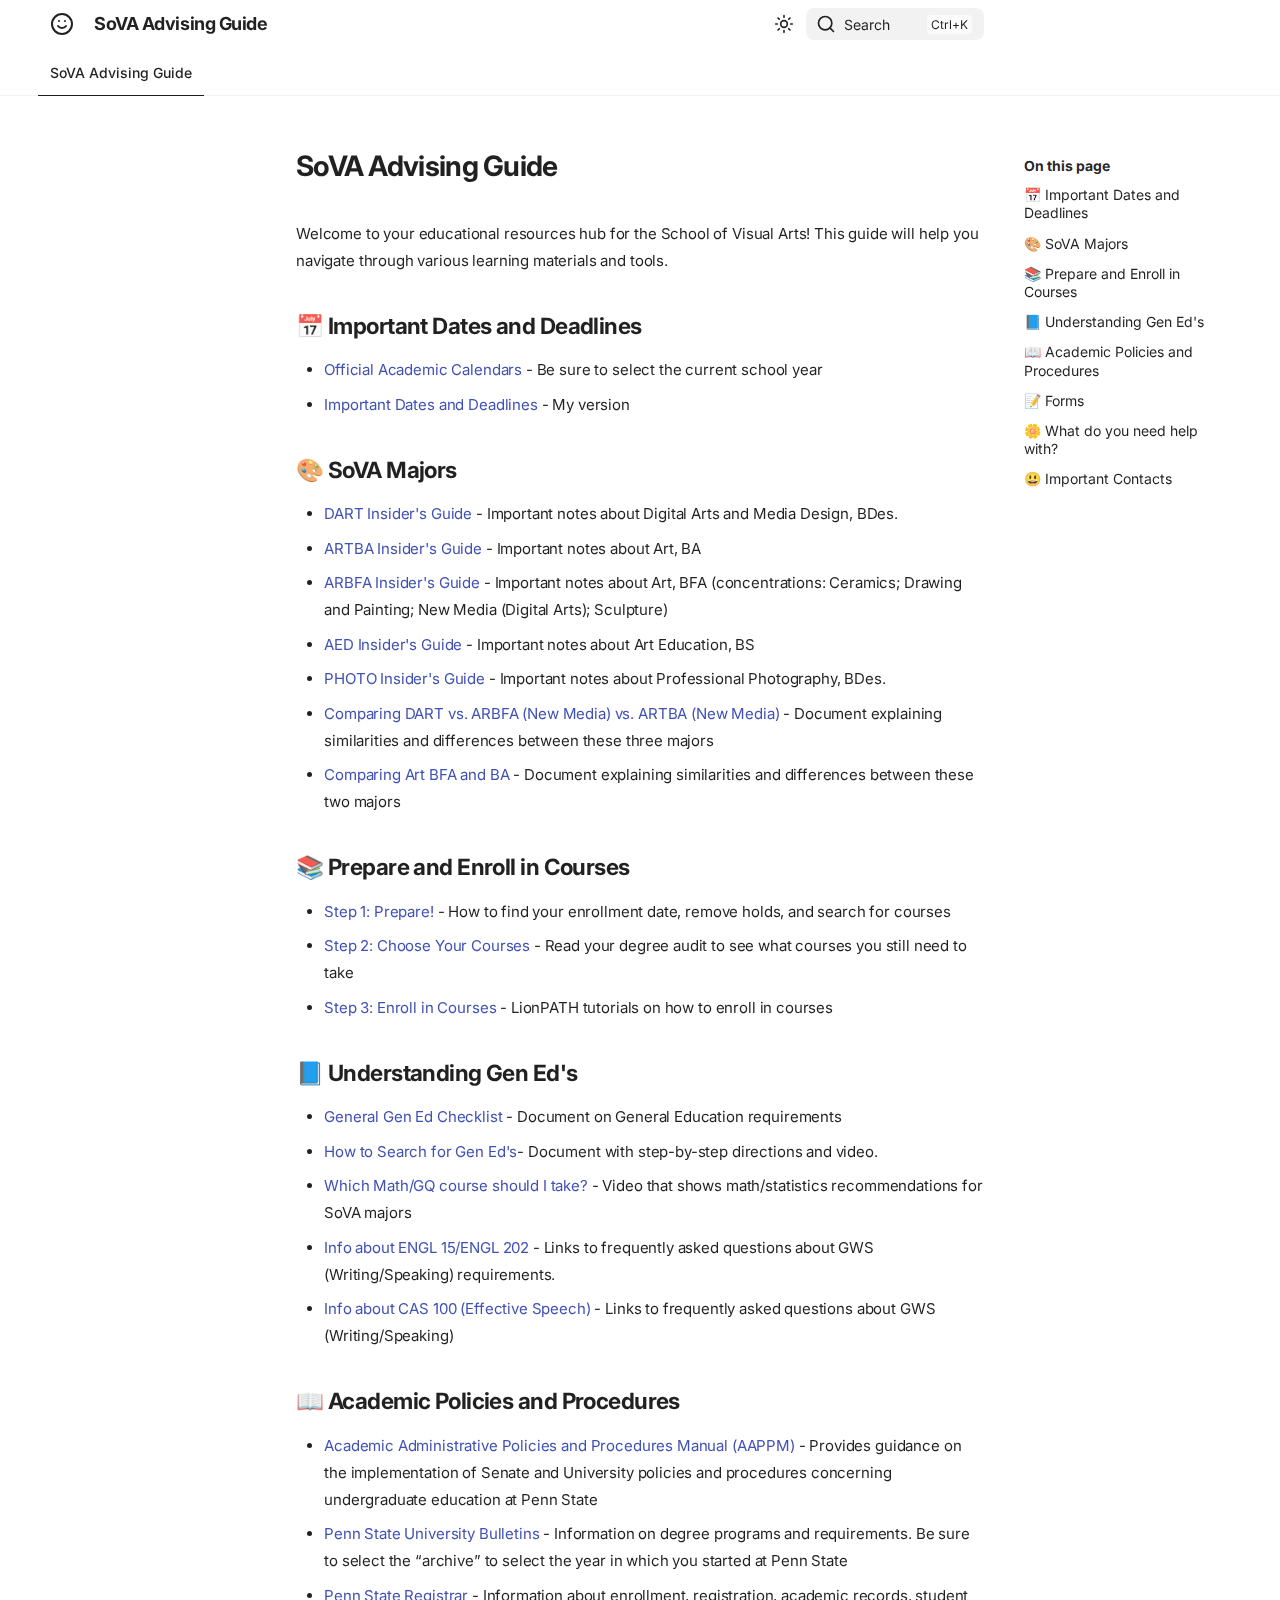
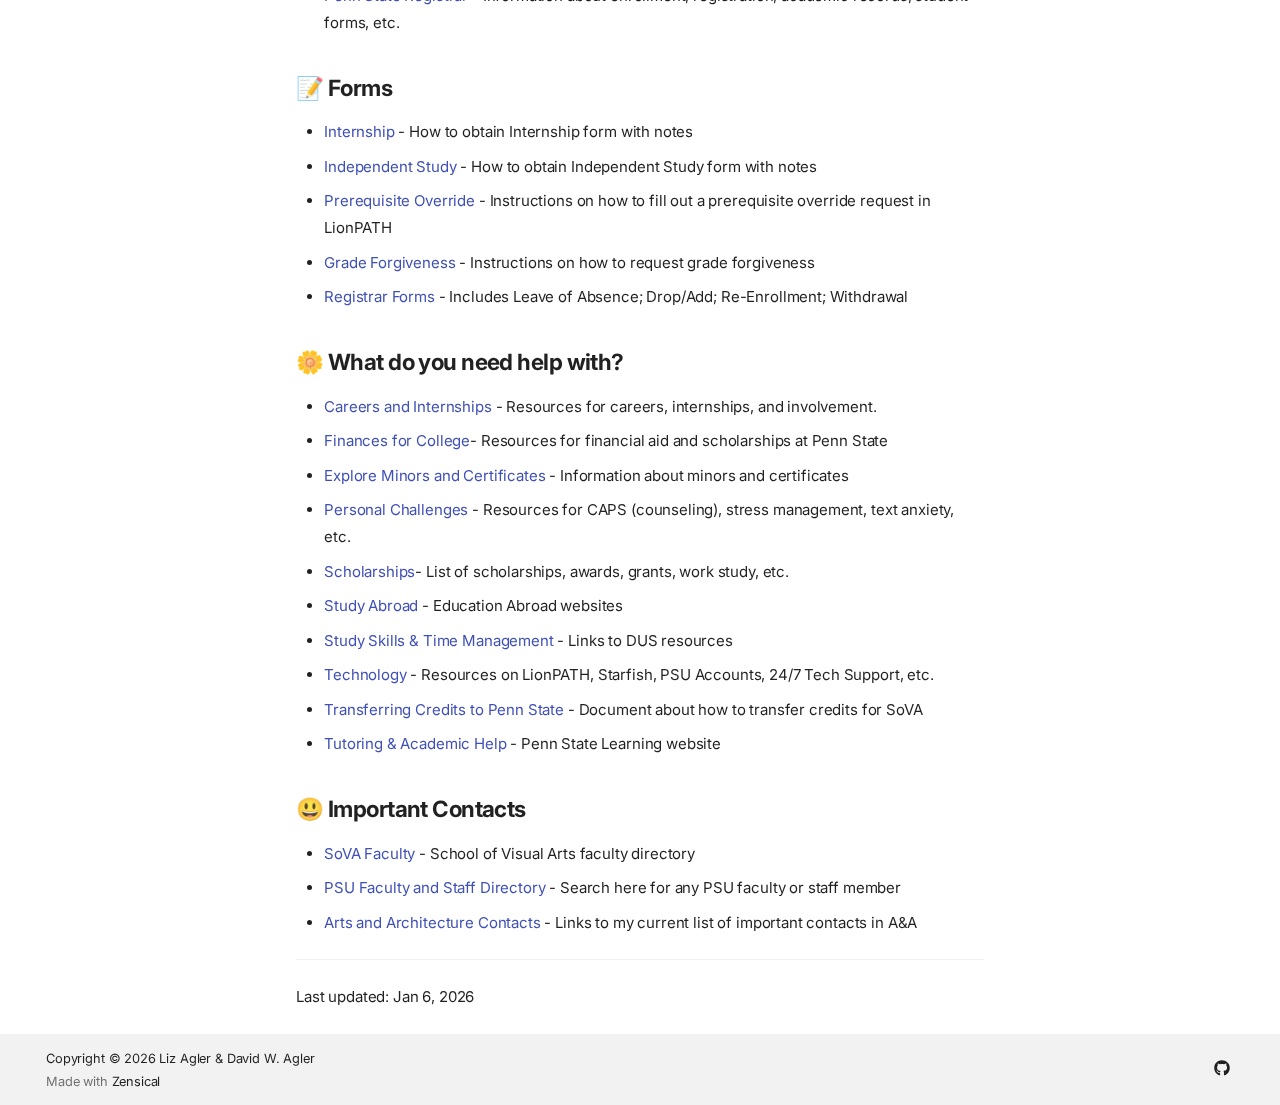
<file: site/index.html>
<!doctype html>
<html lang="en" class="no-js">
  <head>
    
      <meta charset="utf-8">
      <meta name="viewport" content="width=device-width,initial-scale=1">
      
        <meta name="description" content="Guide for resourses for Penn State's School of Visual Arts">
      
      
        <meta name="author" content="Elizabeth Agler">
      
      
      
      
      
        
      
      
      <link rel="icon" href="./assets/images/favicon.png">
      <meta name="generator" content="zensical-0.0.23">
    
    
      
        <title>SoVA Advising Guide - SoVA Advising Guide</title>
      
    
    
      
        
      
      <link rel="stylesheet" href="./assets/stylesheets/modern/main.1e989742.min.css">
      
        
          
        
        <link rel="stylesheet" href="./assets/stylesheets/modern/palette.dfe2e883.min.css">
      
      


    
    
      
    
    
      
        
        
        <link rel="preconnect" href="https://fonts.gstatic.com" crossorigin>
        <link rel="stylesheet" href="https://fonts.googleapis.com/css?family=Inter:300,300i,400,400i,500,500i,700,700i%7CJetBrains+Mono:400,400i,700,700i&display=fallback">
        <style>:root{--md-text-font:"Inter";--md-code-font:"JetBrains Mono"}</style>
      
    
    
      <link rel="stylesheet" href="./stylesheets/extra.css">
    
    <script>__md_scope=new URL(".",location),__md_hash=e=>[...e].reduce(((e,t)=>(e<<5)-e+t.charCodeAt(0)),0),__md_get=(e,t=localStorage,a=__md_scope)=>JSON.parse(t.getItem(a.pathname+"."+e)),__md_set=(e,t,a=localStorage,_=__md_scope)=>{try{a.setItem(_.pathname+"."+e,JSON.stringify(t))}catch(e){}},document.documentElement.setAttribute("data-platform",navigator.platform)</script>
    
      

    
    
  </head>
  
  
    
    
      
    
    
    
    
    <body dir="ltr" data-md-color-scheme="default" data-md-color-primary="blue-grey" data-md-color-accent="red">
  
    
    <input class="md-toggle" data-md-toggle="drawer" type="checkbox" id="__drawer" autocomplete="off">
    <input class="md-toggle" data-md-toggle="search" type="checkbox" id="__search" autocomplete="off">
    <label class="md-overlay" for="__drawer"></label>
    <div data-md-component="skip">
      
        
        <a href="#sova-advising-guide" class="md-skip">
          Skip to content
        </a>
      
    </div>
    <div data-md-component="announce">
      
    </div>
    
    
      

<header class="md-header" data-md-component="header">
  <nav class="md-header__inner md-grid" aria-label="Header">
    <a href="./." title="SoVA Advising Guide" class="md-header__button md-logo" aria-label="SoVA Advising Guide" data-md-component="logo">
      
  
  <svg xmlns="http://www.w3.org/2000/svg" fill="none" stroke="currentColor" stroke-linecap="round" stroke-linejoin="round" stroke-width="2" class="lucide lucide-smile" viewBox="0 0 24 24"><circle cx="12" cy="12" r="10"/><path d="M8 14s1.5 2 4 2 4-2 4-2M9 9h.01M15 9h.01"/></svg>

    </a>
    <label class="md-header__button md-icon" for="__drawer">
      
      <svg xmlns="http://www.w3.org/2000/svg" fill="none" stroke="currentColor" stroke-linecap="round" stroke-linejoin="round" stroke-width="2" class="lucide lucide-menu" viewBox="0 0 24 24"><path d="M4 5h16M4 12h16M4 19h16"/></svg>
    </label>
    <div class="md-header__title" data-md-component="header-title">
      <div class="md-header__ellipsis">
        <div class="md-header__topic">
          <span class="md-ellipsis">
            SoVA Advising Guide
          </span>
        </div>
        <div class="md-header__topic" data-md-component="header-topic">
          <span class="md-ellipsis">
            
              SoVA Advising Guide
            
          </span>
        </div>
      </div>
    </div>
    
      
        <form class="md-header__option" data-md-component="palette">
  
    
    
    
    <input class="md-option" data-md-color-media="(prefers-color-scheme: light)" data-md-color-scheme="default" data-md-color-primary="blue-grey" data-md-color-accent="red"  aria-label="Switch to dark mode"  type="radio" name="__palette" id="__palette_0">
    
      <label class="md-header__button md-icon" title="Switch to dark mode" for="__palette_1" hidden>
        <svg xmlns="http://www.w3.org/2000/svg" fill="none" stroke="currentColor" stroke-linecap="round" stroke-linejoin="round" stroke-width="2" class="lucide lucide-sun" viewBox="0 0 24 24"><circle cx="12" cy="12" r="4"/><path d="M12 2v2M12 20v2M4.93 4.93l1.41 1.41M17.66 17.66l1.41 1.41M2 12h2M20 12h2M6.34 17.66l-1.41 1.41M19.07 4.93l-1.41 1.41"/></svg>
      </label>
    
  
    
    
    
    <input class="md-option" data-md-color-media="(prefers-color-scheme: dark)" data-md-color-scheme="slate" data-md-color-primary="green" data-md-color-accent="amber"  aria-label="Switch to light mode"  type="radio" name="__palette" id="__palette_1">
    
      <label class="md-header__button md-icon" title="Switch to light mode" for="__palette_0" hidden>
        <svg xmlns="http://www.w3.org/2000/svg" fill="none" stroke="currentColor" stroke-linecap="round" stroke-linejoin="round" stroke-width="2" class="lucide lucide-moon" viewBox="0 0 24 24"><path d="M20.985 12.486a9 9 0 1 1-9.473-9.472c.405-.022.617.46.402.803a6 6 0 0 0 8.268 8.268c.344-.215.825-.004.803.401"/></svg>
      </label>
    
  
</form>
      
    
    
      <script>var palette=__md_get("__palette");if(palette&&palette.color){if("(prefers-color-scheme)"===palette.color.media){var media=matchMedia("(prefers-color-scheme: light)"),input=document.querySelector(media.matches?"[data-md-color-media='(prefers-color-scheme: light)']":"[data-md-color-media='(prefers-color-scheme: dark)']");palette.color.media=input.getAttribute("data-md-color-media"),palette.color.scheme=input.getAttribute("data-md-color-scheme"),palette.color.primary=input.getAttribute("data-md-color-primary"),palette.color.accent=input.getAttribute("data-md-color-accent")}for(var[key,value]of Object.entries(palette.color))document.body.setAttribute("data-md-color-"+key,value)}</script>
    
    
    
      
      
        <label class="md-header__button md-icon" for="__search">
          
          <svg xmlns="http://www.w3.org/2000/svg" fill="none" stroke="currentColor" stroke-linecap="round" stroke-linejoin="round" stroke-width="2" class="lucide lucide-search" viewBox="0 0 24 24"><path d="m21 21-4.34-4.34"/><circle cx="11" cy="11" r="8"/></svg>
        </label>
        <div class="md-search" data-md-component="search" role="dialog" aria-label="Search">
  <button type="button" class="md-search__button">
    Search
  </button>
</div>
      
    
    <div class="md-header__source">
      
    </div>
  </nav>
  
</header>
    
    <div class="md-container" data-md-component="container">
      
      
        
          
            
<nav class="md-tabs" aria-label="Tabs" data-md-component="tabs">
  <div class="md-grid">
    <ul class="md-tabs__list">
      
        
  
  
  
    
  
  
    <li class="md-tabs__item md-tabs__item--active">
      <a href="./." class="md-tabs__link">
        
  
  SoVA Advising Guide

      </a>
    </li>
  

      
    </ul>
  </div>
</nav>
          
        
      
      <main class="md-main" data-md-component="main">
        <div class="md-main__inner md-grid">
          
            
              
              <div class="md-sidebar md-sidebar--primary" data-md-component="sidebar" data-md-type="navigation" >
                <div class="md-sidebar__scrollwrap">
                  <div class="md-sidebar__inner">
                    


  


<nav class="md-nav md-nav--primary md-nav--lifted" aria-label="Navigation" data-md-level="0">
  <label class="md-nav__title" for="__drawer">
    <a href="./." title="SoVA Advising Guide" class="md-nav__button md-logo" aria-label="SoVA Advising Guide" data-md-component="logo">
      
  
  <svg xmlns="http://www.w3.org/2000/svg" fill="none" stroke="currentColor" stroke-linecap="round" stroke-linejoin="round" stroke-width="2" class="lucide lucide-smile" viewBox="0 0 24 24"><circle cx="12" cy="12" r="10"/><path d="M8 14s1.5 2 4 2 4-2 4-2M9 9h.01M15 9h.01"/></svg>

    </a>
    SoVA Advising Guide
  </label>
  
  <ul class="md-nav__list" data-md-scrollfix>
    
      
      
  
  
    
  
  
  
    <li class="md-nav__item md-nav__item--active">
      
      <input class="md-nav__toggle md-toggle" type="checkbox" id="__toc">
      
      
        
      
      
        <label class="md-nav__link md-nav__link--active" for="__toc">
          
  
  
  <span class="md-ellipsis">
    
  
    SoVA Advising Guide
  

    
  </span>
  
  

          <span class="md-nav__icon md-icon"></span>
        </label>
      
      <a href="./." class="md-nav__link md-nav__link--active">
        
  
  
  <span class="md-ellipsis">
    
  
    SoVA Advising Guide
  

    
  </span>
  
  

      </a>
      
        


<nav class="md-nav md-nav--secondary" aria-label="On this page">
  
  
  
    
  
  
    <label class="md-nav__title" for="__toc">
      <span class="md-nav__icon md-icon"></span>
      On this page
    </label>
    <ul class="md-nav__list" data-md-component="toc" data-md-scrollfix>
      
        <li class="md-nav__item">
  <a href="#important-dates-and-deadlines" class="md-nav__link">
    <span class="md-ellipsis">
      
        📅 Important Dates and Deadlines
      
    </span>
  </a>
  
</li>
      
        <li class="md-nav__item">
  <a href="#sova-majors" class="md-nav__link">
    <span class="md-ellipsis">
      
        🎨 SoVA Majors
      
    </span>
  </a>
  
</li>
      
        <li class="md-nav__item">
  <a href="#prepare-and-enroll-in-courses" class="md-nav__link">
    <span class="md-ellipsis">
      
        📚 Prepare and Enroll in Courses
      
    </span>
  </a>
  
</li>
      
        <li class="md-nav__item">
  <a href="#understanding-gen-eds" class="md-nav__link">
    <span class="md-ellipsis">
      
        📘 Understanding Gen Ed's
      
    </span>
  </a>
  
</li>
      
        <li class="md-nav__item">
  <a href="#academic-policies-and-procedures" class="md-nav__link">
    <span class="md-ellipsis">
      
        📖 Academic Policies and Procedures
      
    </span>
  </a>
  
</li>
      
        <li class="md-nav__item">
  <a href="#forms" class="md-nav__link">
    <span class="md-ellipsis">
      
        📝 Forms
      
    </span>
  </a>
  
</li>
      
        <li class="md-nav__item">
  <a href="#what-do-you-need-help-with" class="md-nav__link">
    <span class="md-ellipsis">
      
        🌼 What do you need help with?
      
    </span>
  </a>
  
</li>
      
        <li class="md-nav__item">
  <a href="#important-contacts" class="md-nav__link">
    <span class="md-ellipsis">
      
        😃 Important Contacts
      
    </span>
  </a>
  
</li>
      
    </ul>
  
</nav>
      
    </li>
  

    
  </ul>
</nav>
                  </div>
                </div>
              </div>
            
            
              
              <div class="md-sidebar md-sidebar--secondary" data-md-component="sidebar" data-md-type="toc" >
                <div class="md-sidebar__scrollwrap">
                  <div class="md-sidebar__inner">
                    


<nav class="md-nav md-nav--secondary" aria-label="On this page">
  
  
  
    
  
  
    <label class="md-nav__title" for="__toc">
      <span class="md-nav__icon md-icon"></span>
      On this page
    </label>
    <ul class="md-nav__list" data-md-component="toc" data-md-scrollfix>
      
        <li class="md-nav__item">
  <a href="#important-dates-and-deadlines" class="md-nav__link">
    <span class="md-ellipsis">
      
        📅 Important Dates and Deadlines
      
    </span>
  </a>
  
</li>
      
        <li class="md-nav__item">
  <a href="#sova-majors" class="md-nav__link">
    <span class="md-ellipsis">
      
        🎨 SoVA Majors
      
    </span>
  </a>
  
</li>
      
        <li class="md-nav__item">
  <a href="#prepare-and-enroll-in-courses" class="md-nav__link">
    <span class="md-ellipsis">
      
        📚 Prepare and Enroll in Courses
      
    </span>
  </a>
  
</li>
      
        <li class="md-nav__item">
  <a href="#understanding-gen-eds" class="md-nav__link">
    <span class="md-ellipsis">
      
        📘 Understanding Gen Ed's
      
    </span>
  </a>
  
</li>
      
        <li class="md-nav__item">
  <a href="#academic-policies-and-procedures" class="md-nav__link">
    <span class="md-ellipsis">
      
        📖 Academic Policies and Procedures
      
    </span>
  </a>
  
</li>
      
        <li class="md-nav__item">
  <a href="#forms" class="md-nav__link">
    <span class="md-ellipsis">
      
        📝 Forms
      
    </span>
  </a>
  
</li>
      
        <li class="md-nav__item">
  <a href="#what-do-you-need-help-with" class="md-nav__link">
    <span class="md-ellipsis">
      
        🌼 What do you need help with?
      
    </span>
  </a>
  
</li>
      
        <li class="md-nav__item">
  <a href="#important-contacts" class="md-nav__link">
    <span class="md-ellipsis">
      
        😃 Important Contacts
      
    </span>
  </a>
  
</li>
      
    </ul>
  
</nav>
                  </div>
                </div>
              </div>
            
          
          
            <div class="md-content" data-md-component="content">
              
              <article class="md-content__inner md-typeset">
                
                  

<h1 id="sova-advising-guide">SoVA Advising Guide<a class="headerlink" href="#sova-advising-guide" title="Permanent link">&para;</a></h1>
<p>Welcome to your educational resources hub for the School of Visual Arts! This guide will help you navigate through various learning materials and tools.</p>
<h2 id="important-dates-and-deadlines">📅 Important Dates and Deadlines<a class="headerlink" href="#important-dates-and-deadlines" title="Permanent link">&para;</a></h2>
<ul>
<li><a href="https://www.registrar.psu.edu/academic-calendars/">Official Academic Calendars</a> - Be sure to select the current school year</li>
<li><a href="https://pennstateoffice365-my.sharepoint.com/:w:/g/personal/ect113_psu_edu/IQC5bxwO-xgCSZ8l9CoSq8pkAdDUotcyBY6guKQKoB8mZUk?CID=f9e19e8f-6f7c-3bc6-a3d4-1de75f1ac6da&amp;e=EbLJ99">Important Dates and Deadlines</a> - My version</li>
</ul>
<h2 id="sova-majors">🎨 SoVA Majors<a class="headerlink" href="#sova-majors" title="Permanent link">&para;</a></h2>
<ul>
<li><a href="https://pennstateoffice365-my.sharepoint.com/:w:/g/personal/ect113_psu_edu/ESu0s67abn5Po9NTmxi0h2EBd54vu5mj2TfiV7k4xjHoxQ?e=zaChjE">DART Insider's Guide</a> - Important notes about Digital Arts and Media Design, BDes.</li>
<li><a href="https://pennstateoffice365-my.sharepoint.com/:w:/g/personal/ect113_psu_edu/EYIXugmDhAlMriZWoWY0Q_cB0hGE-84HHLOZYlIYI4AjRg?e=Ks3Sjt">ARTBA Insider's Guide</a> - Important notes about Art, BA</li>
<li><a href="https://pennstateoffice365-my.sharepoint.com/:w:/g/personal/ect113_psu_edu/EbKRRhNMRWtGl7FjbK_mF78BQdXrl_vbZiI-1O3ElOF1LA?e=62YCzB">ARBFA Insider's Guide</a> - Important notes about Art, BFA (concentrations: Ceramics; Drawing and Painting; New Media (Digital Arts); Sculpture)</li>
<li><a href="https://pennstateoffice365-my.sharepoint.com/:w:/g/personal/ect113_psu_edu/EdlYYKtfJHhFsU2oGDQjPd0BW1OctCZWTJzfMJWKVx_x5A?e=skICiA">AED Insider's Guide</a> - Important notes about Art Education, BS</li>
<li><a href="https://pennstateoffice365-my.sharepoint.com/:w:/g/personal/ect113_psu_edu/EVG1MPC-8mRBmv3ucT0lMqsBgAxAW33YAVZFaDFfaieCEA?e=QX3fsw">PHOTO Insider's Guide</a> - Important notes about Professional Photography, BDes.</li>
<li><a href="https://pennstateoffice365-my.sharepoint.com/:w:/g/personal/ect113_psu_edu/ERxk7i5f_VxAh2bLFdbnydIBR_R-c_VlWY_9-TupokgIiQ?e=3px2xB">Comparing DART vs. ARBFA (New Media) vs. ARTBA (New Media)</a> - Document explaining similarities and differences between these three majors</li>
<li><a href="https://pennstateoffice365-my.sharepoint.com/:w:/g/personal/ect113_psu_edu/EXsbHwL0s6pJgu7vUGsH0zkBEDwS6R6Nar11FsaOqBOM4g?e=bU0hTr">Comparing Art BFA and BA</a> - Document explaining similarities and differences between these two majors</li>
</ul>
<h2 id="prepare-and-enroll-in-courses">📚 Prepare and Enroll in Courses<a class="headerlink" href="#prepare-and-enroll-in-courses" title="Permanent link">&para;</a></h2>
<ul>
<li><a href="https://pennstateoffice365-my.sharepoint.com/:w:/g/personal/ect113_psu_edu/ES5s-5bUzt5NgpgXNNonb7UBybqc8JYIxXmxNALQ0A_38g?e=Q5SdU1">Step 1: Prepare!</a> - How to find your enrollment date, remove holds, and search for courses</li>
<li><a href="https://pennstateoffice365-my.sharepoint.com/:w:/g/personal/ect113_psu_edu/ESbh8xRzSJ1CtfEGwYO5H0ABoANA2EvVDb-nsw1JmI1-cw?e=cd8zum">Step 2: Choose Your Courses</a> - Read your degree audit to see what courses you still need to take</li>
<li><a href="https://pennstateoffice365-my.sharepoint.com/:w:/g/personal/ect113_psu_edu/EbeRG7lC6_VLqBExEXJdRl8BuPwmNTtY52cYJo97mt2F0g?e=KVZE0S">Step 3: Enroll in Courses</a> - LionPATH tutorials on how to enroll in courses</li>
</ul>
<h2 id="understanding-gen-eds">📘 Understanding Gen Ed's<a class="headerlink" href="#understanding-gen-eds" title="Permanent link">&para;</a></h2>
<ul>
<li><a href="https://pennstateoffice365-my.sharepoint.com/:w:/g/personal/ect113_psu_edu/EcMvB67j6VhModdf34KeF1gBFePPwtqTGts-R5kTePh85Q?e=W5L4ok">General Gen Ed Checklist</a> - Document on General Education requirements</li>
<li><a href="https://pennstateoffice365-my.sharepoint.com/:w:/g/personal/ect113_psu_edu/ETpBLsIIRv9LtW3-nVo4W70Bag0hW3gpRn-tzNyhetmhkw?e=OQcbQh">How to Search for Gen Ed's</a>- Document with step-by-step directions and video. </li>
<li><a href="https://www.youtube.com/watch?v=ZK4q6fajKmk">Which Math/GQ course should I take?</a> - Video that shows math/statistics recommendations for SoVA majors</li>
<li><a href="https://www.pwr.psu.edu/courses/">Info about ENGL 15/ENGL 202</a> - Links to frequently asked questions about GWS (Writing/Speaking) requirements.</li>
<li><a href="https://cas.la.psu.edu/undergraduate/cas-100-faq/">Info about CAS 100 (Effective Speech)</a> - Links to frequently asked questions about GWS (Writing/Speaking)</li>
</ul>
<h2 id="academic-policies-and-procedures">📖 Academic Policies and Procedures<a class="headerlink" href="#academic-policies-and-procedures" title="Permanent link">&para;</a></h2>
<ul>
<li><a href="https://aappm.psu.edu/">Academic Administrative Policies and Procedures Manual (AAPPM)</a> - Provides guidance on the implementation of Senate and University policies and procedures concerning undergraduate education at Penn State</li>
<li><a href="https://bulletins.psu.edu/">Penn State University Bulletins</a> - Information on degree programs and requirements. Be sure to select the “archive” to select the year in which you started at Penn State</li>
<li><a href="https://registrar.psu.edu/">Penn State Registrar</a> - Information about enrollment, registration, academic records, student forms, etc.</li>
</ul>
<h2 id="forms">📝 Forms<a class="headerlink" href="#forms" title="Permanent link">&para;</a></h2>
<ul>
<li><a href="https://pennstateoffice365-my.sharepoint.com/:w:/g/personal/ect113_psu_edu/EaUQtmKfQJ9DlHvKCrankzoBWMKfkXJLjZGSYNpBMQJA8Q?e=vFCJHx">Internship</a> - How to obtain Internship form with notes</li>
<li><a href="https://pennstateoffice365-my.sharepoint.com/:w:/g/personal/ect113_psu_edu/ERzHyXWdQrlCjoxFxzCWHhQBEJw14KXzh2uf10SOKK21iQ?e=YhebJM">Independent Study</a> - How to obtain Independent Study form with notes</li>
<li><a href="https://pennstateoffice365-my.sharepoint.com/:w:/g/personal/ect113_psu_edu/EWLew8QYq_FGmZbi059XF7UBqvQlkR9oFuZm8gs2f4ekOQ?e=Eznfhh">Prerequisite Override</a> - Instructions on how to fill out a prerequisite override request in LionPATH</li>
<li><a href="https://www.registrar.psu.edu/grades/grade-forgiveness.cfm">Grade Forgiveness</a> - Instructions on how to request grade forgiveness</li>
<li><a href="https://www.registrar.psu.edu/student-forms/">Registrar Forms</a> - Includes Leave of Absence; Drop/Add; Re-Enrollment; Withdrawal</li>
</ul>
<h2 id="what-do-you-need-help-with">🌼 What do you need help with?<a class="headerlink" href="#what-do-you-need-help-with" title="Permanent link">&para;</a></h2>
<ul>
<li><a href="https://pennstateoffice365-my.sharepoint.com/:w:/g/personal/ect113_psu_edu/EXM3C-W4smRBu7uNeF5jYOgBG_UQM0eNXzKkX4u727PkXQ?e=DEFJRd">Careers and Internships</a> - Resources for careers, internships, and involvement.</li>
<li><a href="https://dus.psu.edu/dusuccess/finances-college">Finances for College</a>- Resources for financial aid and scholarships at Penn State</li>
<li><a href="https://pennstateoffice365-my.sharepoint.com/:w:/g/personal/ect113_psu_edu/EZFTGh_FJx5KsGu5fMZbSy8BJZSQEM538PsDWyc7OeucAQ?e=1StcGA">Explore Minors and Certificates</a> - Information about minors and certificates</li>
<li><a href="https://dus.psu.edu/dusuccess/personal-issues">Personal Challenges</a> - Resources for CAPS (counseling), stress management, text anxiety, etc.</li>
<li><a href="https://pennstateoffice365-my.sharepoint.com/:w:/g/personal/ect113_psu_edu/ETpElDx--dpAg_JE3m6JJHcB7yJwZokPwX7NhPbP84Ol6A?e=PgGoNo">Scholarships</a>- List of scholarships, awards, grants, work study, etc. </li>
<li><a href="https://pennstateoffice365-my.sharepoint.com/:w:/g/personal/ect113_psu_edu/EWmzu4u-jAxFjzHkRirvenQBvPiUPC8t2VXwd7WIMPKNWg?e=Q7cWwO">Study Abroad</a> - Education Abroad websites</li>
<li><a href="https://dus.psu.edu/dusuccess/study-skills-time-management">Study Skills &amp; Time Management</a> - Links to DUS resources</li>
<li><a href="https://dus.psu.edu/dusuccess/technology">Technology</a> - Resources on LionPATH, Starfish, PSU Accounts, 24/7 Tech Support, etc. </li>
<li><a href="https://pennstateoffice365-my.sharepoint.com/:w:/g/personal/ect113_psu_edu/Ec39KnMbLyJCuP--EppN028BsSpS_wue6pPHDLnexadX9g?e=6SR44S">Transferring Credits to Penn State</a> - Document about how to transfer credits for SoVA</li>
<li><a href="https://pennstatelearning.psu.edu/">Tutoring &amp; Academic Help</a> - Penn State Learning website</li>
</ul>
<h2 id="important-contacts">😃 Important Contacts<a class="headerlink" href="#important-contacts" title="Permanent link">&para;</a></h2>
<ul>
<li><a href="https://arts.psu.edu/directory/faculty?entryId=362897&amp;componentId=362899&amp;category%5Bschool-unit%5D=school-of-visual-arts&amp;search=#channel-listing-362899">SoVA Faculty</a> - School of Visual Arts faculty directory</li>
<li><a href="https://directory.psu.edu/">PSU Faculty and Staff Directory</a> - Search here for any PSU faculty or staff member</li>
<li><a href="https://pennstateoffice365-my.sharepoint.com/:w:/g/personal/ect113_psu_edu/EUUTV2UiiEJJmUEgmSCfMvwB8fEHYFVCJ41pBgE5PlvxzA?e=wMzhX5">Arts and Architecture Contacts</a> - Links to my current list of important contacts in A&amp;A</li>
</ul>
<hr />
<p>Last updated: Jan 6, 2026</p>














                
              </article>
            </div>
          
          
  <script>var tabs=__md_get("__tabs");if(Array.isArray(tabs))e:for(var set of document.querySelectorAll(".tabbed-set")){var labels=set.querySelector(".tabbed-labels");for(var tab of tabs)for(var label of labels.getElementsByTagName("label"))if(label.innerText.trim()===tab){var input=document.getElementById(label.htmlFor);input.checked=!0;continue e}}</script>

<script>var target=document.getElementById(location.hash.slice(1));target&&target.name&&(target.checked=target.name.startsWith("__tabbed_"))</script>
        </div>
        
          <button type="button" class="md-top md-icon" data-md-component="top" hidden>
  
  <svg xmlns="http://www.w3.org/2000/svg" fill="none" stroke="currentColor" stroke-linecap="round" stroke-linejoin="round" stroke-width="2" class="lucide lucide-circle-arrow-up" viewBox="0 0 24 24"><circle cx="12" cy="12" r="10"/><path d="m16 12-4-4-4 4M12 16V8"/></svg>
  Back to top
</button>
        
      </main>
      
        <footer class="md-footer">
  
    
  
  <div class="md-footer-meta md-typeset">
    <div class="md-footer-meta__inner md-grid">
      <div class="md-copyright">
  
    <div class="md-copyright__highlight">
      Copyright &copy; 2026 <a href="https://arts.psu.edu/directory/liz-agler">Liz Agler</a> & <a href="https://philosophy.la.psu.edu/people/dwa132/">David W. Agler</a>

    </div>
  
  
    Made with
    <a href="https://zensical.org/" target="_blank" rel="noopener">
      Zensical
    </a>
  
</div>
      
        
<div class="md-social">
  
    
    
    
    
      
      
    
    <a href="https://github.com/lizkitpsu/dash" target="_blank" rel="noopener" title="github.com" class="md-social__link">
      <svg xmlns="http://www.w3.org/2000/svg" viewBox="0 0 512 512"><!--! Font Awesome Free 7.1.0 by @fontawesome - https://fontawesome.com License - https://fontawesome.com/license/free (Icons: CC BY 4.0, Fonts: SIL OFL 1.1, Code: MIT License) Copyright 2025 Fonticons, Inc.--><path fill="currentColor" d="M173.9 397.4c0 2-2.3 3.6-5.2 3.6-3.3.3-5.6-1.3-5.6-3.6 0-2 2.3-3.6 5.2-3.6 3-.3 5.6 1.3 5.6 3.6m-31.1-4.5c-.7 2 1.3 4.3 4.3 4.9 2.6 1 5.6 0 6.2-2s-1.3-4.3-4.3-5.2c-2.6-.7-5.5.3-6.2 2.3m44.2-1.7c-2.9.7-4.9 2.6-4.6 4.9.3 2 2.9 3.3 5.9 2.6 2.9-.7 4.9-2.6 4.6-4.6-.3-1.9-3-3.2-5.9-2.9M252.8 8C114.1 8 8 113.3 8 252c0 110.9 69.8 205.8 169.5 239.2 12.8 2.3 17.3-5.6 17.3-12.1 0-6.2-.3-40.4-.3-61.4 0 0-70 15-84.7-29.8 0 0-11.4-29.1-27.8-36.6 0 0-22.9-15.7 1.6-15.4 0 0 24.9 2 38.6 25.8 21.9 38.6 58.6 27.5 72.9 20.9 2.3-16 8.8-27.1 16-33.7-55.9-6.2-112.3-14.3-112.3-110.5 0-27.5 7.6-41.3 23.6-58.9-2.6-6.5-11.1-33.3 2.6-67.9 20.9-6.5 69 27 69 27 20-5.6 41.5-8.5 62.8-8.5s42.8 2.9 62.8 8.5c0 0 48.1-33.6 69-27 13.7 34.7 5.2 61.4 2.6 67.9 16 17.7 25.8 31.5 25.8 58.9 0 96.5-58.9 104.2-114.8 110.5 9.2 7.9 17 22.9 17 46.4 0 33.7-.3 75.4-.3 83.6 0 6.5 4.6 14.4 17.3 12.1C436.2 457.8 504 362.9 504 252 504 113.3 391.5 8 252.8 8M105.2 352.9c-1.3 1-1 3.3.7 5.2 1.6 1.6 3.9 2.3 5.2 1 1.3-1 1-3.3-.7-5.2-1.6-1.6-3.9-2.3-5.2-1m-10.8-8.1c-.7 1.3.3 2.9 2.3 3.9 1.6 1 3.6.7 4.3-.7.7-1.3-.3-2.9-2.3-3.9-2-.6-3.6-.3-4.3.7m32.4 35.6c-1.6 1.3-1 4.3 1.3 6.2 2.3 2.3 5.2 2.6 6.5 1 1.3-1.3.7-4.3-1.3-6.2-2.2-2.3-5.2-2.6-6.5-1m-11.4-14.7c-1.6 1-1.6 3.6 0 5.9s4.3 3.3 5.6 2.3c1.6-1.3 1.6-3.9 0-6.2-1.4-2.3-4-3.3-5.6-2"/></svg>
    </a>
  
</div>
      
    </div>
  </div>
</footer>
      
    </div>
    <div class="md-dialog" data-md-component="dialog">
      <div class="md-dialog__inner md-typeset"></div>
    </div>
    
    
    
      
      
      
      <script id="__config" type="application/json">{"annotate":null,"base":".","features":["announce.dismiss","content.action.edit","content.action.view","content.code.annotate","content.code.copy","content.code.select","content.footnote.tooltips","content.tabs.link","content.tooltips","navigation.footer","navigation.indexes","navigation.instant","navigation.instant.prefetch","navigation.sections","navigation.tabs","navigation.top","navigation.tracking","search.highlight"],"search":"./assets/javascripts/workers/search.e2d2d235.min.js","tags":null,"translations":{"clipboard.copied":"Copied to clipboard","clipboard.copy":"Copy to clipboard","search.result.more.one":"1 more on this page","search.result.more.other":"# more on this page","search.result.none":"No matching documents","search.result.one":"1 matching document","search.result.other":"# matching documents","search.result.placeholder":"Type to start searching","search.result.term.missing":"Missing","select.version":"Select version"},"version":null}</script>
    
    
      <script src="./assets/javascripts/bundle.5fcf0de6.min.js"></script>
      
    
  </body>
</html>
</file>
<file: site/stylesheets/extra.css>
a {
    text-decoration: none;
}
.md-typeset a {
    text-decoration: none;
}
</file>
<file: site/assets/stylesheets/modern/main.1e989742.min.css>
@charset "UTF-8";html{-webkit-text-size-adjust:none;-moz-text-size-adjust:none;text-size-adjust:none;box-sizing:border-box}*,:after,:before{box-sizing:inherit}@media (prefers-reduced-motion){*,:after,:before{transition:none!important}}body{margin:0}a,button,input,label{-webkit-tap-highlight-color:transparent}a{color:inherit;text-decoration:none}hr{border:0;box-sizing:initial;display:block;height:.05rem;overflow:visible;padding:0}small{font-size:80%}sub,sup{line-height:1em}img{border-style:none}table{border-collapse:initial;border-spacing:0}td,th{font-weight:400;vertical-align:top}button{background:#0000;border:0;font-family:inherit;font-size:inherit;margin:0;padding:0}input{border:0;outline:none}:root{--md-primary-fg-color:#4051b5;--md-primary-fg-color--light:#5d6cc0;--md-primary-fg-color--dark:#303fa1;--md-primary-bg-color:#fff;--md-primary-bg-color--light:#ffffffb3;--md-accent-fg-color:#526cfe;--md-accent-fg-color--transparent:#526cfe1a;--md-accent-bg-color:#fff;--md-accent-bg-color--light:#ffffffb3}[data-md-color-scheme=default]{color-scheme:light}[data-md-color-scheme=default] img[src$="#gh-dark-mode-only"],[data-md-color-scheme=default] img[src$="#only-dark"]{display:none}:root,[data-md-color-scheme=default]{--md-hue:225deg;--md-default-fg-color:#000000de;--md-default-fg-color--light:#0000008c;--md-default-fg-color--lighter:#00000052;--md-default-fg-color--lightest:#0000000d;--md-default-bg-color:#fff;--md-default-bg-color--light:#ffffffb3;--md-default-bg-color--lighter:#ffffff4d;--md-default-bg-color--lightest:#ffffff1f;--md-code-fg-color:#36464e;--md-code-bg-color:#f5f5f5;--md-code-bg-color--light:#f5f5f5b3;--md-code-bg-color--lighter:#f5f5f54d;--md-code-hl-color:#4287ff;--md-code-hl-color--light:#4287ff1a;--md-code-hl-number-color:#d52a2a;--md-code-hl-special-color:#db1457;--md-code-hl-function-color:#a846b9;--md-code-hl-constant-color:#6e59d9;--md-code-hl-keyword-color:#3f6ec6;--md-code-hl-string-color:#1c7d4d;--md-code-hl-name-color:var(--md-code-fg-color);--md-code-hl-operator-color:var(--md-default-fg-color--light);--md-code-hl-punctuation-color:var(--md-default-fg-color--light);--md-code-hl-comment-color:var(--md-default-fg-color--light);--md-code-hl-generic-color:var(--md-default-fg-color--light);--md-code-hl-variable-color:var(--md-default-fg-color--light);--md-typeset-color:var(--md-default-fg-color);--md-typeset-a-color:var(--md-primary-fg-color);--md-typeset-del-color:#f5503d26;--md-typeset-ins-color:#0bd57026;--md-typeset-kbd-color:#fafafa;--md-typeset-kbd-accent-color:#fff;--md-typeset-kbd-border-color:#b8b8b8;--md-typeset-mark-color:#ffff0080;--md-typeset-table-color:#0000001f;--md-typeset-table-color--light:rgba(0,0,0,.035);--md-admonition-fg-color:var(--md-default-fg-color);--md-admonition-bg-color:var(--md-default-bg-color);--md-warning-fg-color:#000000de;--md-warning-bg-color:#ff9;--md-shadow-z1:0 0.2rem 0.5rem #0000000d,0 0 0.05rem #0000001a;--md-shadow-z2:0 0.2rem 0.5rem #0000001a,0 0 0.05rem #00000040;--md-shadow-z3:0 0.2rem 0.5rem #0003,0 0 0.05rem #00000059;--color-foreground:0 0 0;--color-background:255 255 255;--color-background-subtle:240 240 240;--color-backdrop:255 255 255}.md-icon svg{fill:currentcolor;display:block;height:1.2rem;width:1.2rem}.md-icon svg.lucide{fill:#0000;stroke:currentcolor}body{-webkit-font-smoothing:antialiased;-moz-osx-font-smoothing:grayscale;--md-text-font-family:var(--md-text-font,_),-apple-system,BlinkMacSystemFont,Helvetica,Arial,sans-serif;--md-code-font-family:var(--md-code-font,_),SFMono-Regular,Consolas,Menlo,monospace}aside,body,input{font-feature-settings:"kern","liga";color:var(--md-typeset-color);font-family:var(--md-text-font-family)}code,kbd,pre{font-feature-settings:"kern";font-family:var(--md-code-font-family)}:root{--md-typeset-table-sort-icon:url('data:image/svg+xml;charset=utf-8,<svg xmlns="http://www.w3.org/2000/svg" fill="none" stroke="currentColor" stroke-linecap="round" stroke-linejoin="round" stroke-width="2" class="lucide lucide-arrow-down-up" viewBox="0 0 24 24"><path d="m3 16 4 4 4-4m-4 4V4m14 4-4-4-4 4m4-4v16"/></svg>');--md-typeset-table-sort-icon--asc:url('data:image/svg+xml;charset=utf-8,<svg xmlns="http://www.w3.org/2000/svg" fill="none" stroke="currentColor" stroke-linecap="round" stroke-linejoin="round" stroke-width="2" class="lucide lucide-arrow-down-narrow-wide" viewBox="0 0 24 24"><path d="m3 16 4 4 4-4m-4 4V4m4 0h4m-4 4h7m-7 4h10"/></svg>');--md-typeset-table-sort-icon--desc:url('data:image/svg+xml;charset=utf-8,<svg xmlns="http://www.w3.org/2000/svg" fill="none" stroke="currentColor" stroke-linecap="round" stroke-linejoin="round" stroke-width="2" class="lucide lucide-arrow-up-narrow-wide" viewBox="0 0 24 24"><path d="m3 8 4-4 4 4M7 4v16m4-8h4m-4 4h7m-7 4h10"/></svg>');--md-typeset-preview-icon:url('data:image/svg+xml;charset=utf-8,<svg xmlns="http://www.w3.org/2000/svg" fill="none" stroke="currentColor" stroke-linecap="round" stroke-linejoin="round" stroke-width="2" class="lucide lucide-mouse-pointer-2" viewBox="0 0 24 24"><path d="M4.037 4.688a.495.495 0 0 1 .651-.651l16 6.5a.5.5 0 0 1-.063.947l-6.124 1.58a2 2 0 0 0-1.438 1.435l-1.579 6.126a.5.5 0 0 1-.947.063z"/></svg>')}.md-typeset{-webkit-print-color-adjust:exact;color-adjust:exact;font-size:.75rem;letter-spacing:-.01em;line-height:1.8;overflow-wrap:break-word}@media print{.md-typeset{font-size:.68rem}}.md-typeset blockquote,.md-typeset dl,.md-typeset figure,.md-typeset ol,.md-typeset pre,.md-typeset ul{margin-bottom:1em;margin-top:1em}.md-typeset h1{color:var(--md-default-fg-color);font-size:1.875em;line-height:1.3;margin:0 0 1.25em}.md-typeset h1,.md-typeset h2{font-weight:700;letter-spacing:-.025em}.md-typeset h2{font-size:1.5em;line-height:1.4;margin:1.6em 0 .64em}.md-typeset h3{font-size:1.25em;font-weight:700;letter-spacing:-.01em;line-height:1.5;margin:1.6em 0 .8em}.md-typeset h2+h3{margin-top:.8em}.md-typeset h4{font-weight:700;letter-spacing:-.01em;margin:1em 0}.md-typeset h5,.md-typeset h6{color:var(--md-default-fg-color--light);font-size:.8em;font-weight:700;letter-spacing:-.01em;margin:1.25em 0}.md-typeset h5{text-transform:uppercase}.md-typeset h5 code{text-transform:none}.md-typeset hr{border-bottom:.05rem solid var(--md-default-fg-color--lightest);display:flow-root;margin:1.5em 0}.md-typeset a{color:var(--md-typeset-a-color);text-decoration:underline;word-break:break-word}.md-typeset a,.md-typeset a:before{transition:color 125ms}.md-typeset a:focus,.md-typeset a:hover{color:var(--md-accent-fg-color)}.md-typeset a:focus code,.md-typeset a:hover code{background-color:var(--md-accent-fg-color--transparent);color:var(--md-accent-fg-color)}.md-typeset a code{color:var(--md-typeset-a-color)}.md-typeset a.focus-visible{outline-color:var(--md-accent-fg-color);outline-offset:.2rem}.md-typeset code,.md-typeset kbd,.md-typeset pre{color:var(--md-code-fg-color);direction:ltr;font-variant-ligatures:none;transition:background-color 125ms}@media print{.md-typeset code,.md-typeset kbd,.md-typeset pre{white-space:pre-wrap}}.md-typeset code{background-color:var(--md-code-bg-color);border-radius:.2rem;-webkit-box-decoration-break:clone;box-decoration-break:clone;font-size:.85em;padding:0 .2941176471em;transition:color 125ms,background-color 125ms;word-break:break-word}.md-typeset code:not(.focus-visible){-webkit-tap-highlight-color:transparent;outline:none}.md-typeset pre{display:flow-root;line-height:1.4;position:relative}.md-typeset pre>code{border-radius:.4rem;-webkit-box-decoration-break:slice;box-decoration-break:slice;box-shadow:none;display:block;margin:0;outline-color:var(--md-accent-fg-color);overflow:auto;padding:.7720588235em 1.1764705882em;scrollbar-color:var(--md-default-fg-color--lighter) #0000;scrollbar-width:thin;touch-action:auto;word-break:normal}.md-typeset pre>code:hover{scrollbar-color:var(--md-accent-fg-color) #0000}.md-typeset pre>code::-webkit-scrollbar{height:.2rem;width:.2rem}.md-typeset pre>code::-webkit-scrollbar-thumb{background-color:var(--md-default-fg-color--lighter)}.md-typeset pre>code::-webkit-scrollbar-thumb:hover{background-color:var(--md-accent-fg-color)}.md-typeset kbd{border-radius:.2rem;box-shadow:0 0 0 .05rem var(--md-typeset-kbd-border-color),0 .15rem 0 var(--md-typeset-kbd-border-color);color:var(--md-default-fg-color);display:inline-block;font-size:.75em;padding:0 .6666666667em;vertical-align:text-top;word-break:break-word}.md-typeset mark{background-color:var(--md-typeset-mark-color);-webkit-box-decoration-break:clone;box-decoration-break:clone;color:inherit;word-break:break-word}.md-typeset abbr{border-bottom:.05rem dotted var(--md-default-fg-color--light);cursor:help;text-decoration:none}.md-typeset [data-preview]{position:relative}[dir=ltr] .md-typeset [data-preview]:after{margin-left:.125em}[dir=rtl] .md-typeset [data-preview]:after{margin-right:.125em}.md-typeset [data-preview]:after{background-color:currentcolor;content:"";display:inline-block;height:.8em;-webkit-mask-image:var(--md-typeset-preview-icon);mask-image:var(--md-typeset-preview-icon);-webkit-mask-repeat:no-repeat;mask-repeat:no-repeat;-webkit-mask-size:contain;mask-size:contain;transition:background-color 125ms;vertical-align:text-top;width:.8em}.md-typeset small{opacity:.75}[dir=ltr] .md-typeset sub,[dir=ltr] .md-typeset sup{margin-left:.078125em}[dir=rtl] .md-typeset sub,[dir=rtl] .md-typeset sup{margin-right:.078125em}[dir=ltr] .md-typeset blockquote{padding-left:.6rem}[dir=rtl] .md-typeset blockquote{padding-right:.6rem}[dir=ltr] .md-typeset blockquote{border-left:.2rem solid var(--md-default-fg-color--lighter)}[dir=rtl] .md-typeset blockquote{border-right:.2rem solid var(--md-default-fg-color--lighter)}.md-typeset blockquote{color:var(--md-default-fg-color--light);margin-left:0;margin-right:0}.md-typeset ul{list-style-type:disc}.md-typeset ul[type]{list-style-type:revert-layer}[dir=ltr] .md-typeset ol,[dir=ltr] .md-typeset ul{margin-left:.625em}[dir=rtl] .md-typeset ol,[dir=rtl] .md-typeset ul{margin-right:.625em}.md-typeset ol,.md-typeset ul{padding:0}.md-typeset ol:not([hidden]),.md-typeset ul:not([hidden]){display:flow-root}.md-typeset ol ol,.md-typeset ul ol{list-style-type:lower-alpha}.md-typeset ol ol ol,.md-typeset ul ol ol{list-style-type:lower-roman}.md-typeset ol ol ol ol,.md-typeset ul ol ol ol{list-style-type:upper-alpha}.md-typeset ol ol ol ol ol,.md-typeset ul ol ol ol ol{list-style-type:upper-roman}.md-typeset ol[type],.md-typeset ul[type]{list-style-type:revert-layer}[dir=ltr] .md-typeset ol li,[dir=ltr] .md-typeset ul li{margin-left:1.25em}[dir=rtl] .md-typeset ol li,[dir=rtl] .md-typeset ul li{margin-right:1.25em}.md-typeset ol li,.md-typeset ul li{margin-bottom:.5em}.md-typeset ol li blockquote,.md-typeset ol li p,.md-typeset ul li blockquote,.md-typeset ul li p{margin:.5em 0}.md-typeset ol li:last-child,.md-typeset ul li:last-child{margin-bottom:0}[dir=ltr] .md-typeset ol li ol,[dir=ltr] .md-typeset ol li ul,[dir=ltr] .md-typeset ul li ol,[dir=ltr] .md-typeset ul li ul{margin-left:.625em}[dir=rtl] .md-typeset ol li ol,[dir=rtl] .md-typeset ol li ul,[dir=rtl] .md-typeset ul li ol,[dir=rtl] .md-typeset ul li ul{margin-right:.625em}.md-typeset ol li ol,.md-typeset ol li ul,.md-typeset ul li ol,.md-typeset ul li ul{margin-bottom:.5em;margin-top:.5em}[dir=ltr] .md-typeset dd{margin-left:1.875em}[dir=rtl] .md-typeset dd{margin-right:1.875em}.md-typeset dd{margin-bottom:1.5em;margin-top:1em}.md-typeset img,.md-typeset svg,.md-typeset video{height:auto;max-width:100%}.md-typeset img[align=left]{margin:1em 1em 1em 0}.md-typeset img[align=right]{margin:1em 0 1em 1em}.md-typeset img[align]:only-child{margin-top:0}.md-typeset figure{display:flow-root;margin:1em auto;max-width:100%;text-align:center;width:fit-content}.md-typeset figure img{display:block;margin:0 auto}.md-typeset figcaption{font-style:italic;margin:1em auto;max-width:24rem}.md-typeset iframe{max-width:100%}.md-typeset table:not([class]){background-color:var(--md-default-bg-color);border:.05rem solid var(--md-typeset-table-color);border-radius:.1rem;display:inline-block;font-size:.64rem;max-width:100%;overflow:auto;touch-action:auto}@media print{.md-typeset table:not([class]){display:table}}.md-typeset table:not([class])+*{margin-top:1.5em}.md-typeset table:not([class]) td>:first-child,.md-typeset table:not([class]) th>:first-child{margin-top:0}.md-typeset table:not([class]) td>:last-child,.md-typeset table:not([class]) th>:last-child{margin-bottom:0}.md-typeset table:not([class]) td:not([align]),.md-typeset table:not([class]) th:not([align]){text-align:left}[dir=rtl] .md-typeset table:not([class]) td:not([align]),[dir=rtl] .md-typeset table:not([class]) th:not([align]){text-align:right}.md-typeset table:not([class]) th{font-weight:700;min-width:5rem;padding:.9375em 1.25em;vertical-align:top}.md-typeset table:not([class]) td{border-top:.05rem solid var(--md-typeset-table-color);padding:.9375em 1.25em;vertical-align:top}.md-typeset table:not([class]) tbody tr{transition:background-color 125ms}.md-typeset table:not([class]) tbody tr:hover{background-color:var(--md-typeset-table-color--light);box-shadow:0 .05rem 0 var(--md-default-bg-color) inset}.md-typeset table:not([class]) a{word-break:normal}.md-typeset table th[role=columnheader]{cursor:pointer}[dir=ltr] .md-typeset table th[role=columnheader]:after{margin-left:.5em}[dir=rtl] .md-typeset table th[role=columnheader]:after{margin-right:.5em}.md-typeset table th[role=columnheader]:after{content:"";display:inline-block;height:1.2em;-webkit-mask-image:var(--md-typeset-table-sort-icon);mask-image:var(--md-typeset-table-sort-icon);-webkit-mask-repeat:no-repeat;mask-repeat:no-repeat;-webkit-mask-size:contain;mask-size:contain;transition:background-color 125ms;vertical-align:text-bottom;width:1.2em}.md-typeset table th[role=columnheader]:hover:after{background-color:var(--md-default-fg-color--lighter)}.md-typeset table th[role=columnheader][aria-sort=ascending]:after{background-color:var(--md-default-fg-color--light);-webkit-mask-image:var(--md-typeset-table-sort-icon--asc);mask-image:var(--md-typeset-table-sort-icon--asc)}.md-typeset table th[role=columnheader][aria-sort=descending]:after{background-color:var(--md-default-fg-color--light);-webkit-mask-image:var(--md-typeset-table-sort-icon--desc);mask-image:var(--md-typeset-table-sort-icon--desc)}.md-typeset__scrollwrap{margin:1em -.8rem;overflow-x:auto;touch-action:auto}.md-typeset__table{display:inline-block;margin-bottom:.5em;padding:0 .8rem}@media print{.md-typeset__table{display:block}}html .md-typeset__table table{display:table;margin:0;overflow:hidden;width:100%}@media screen and (max-width:44.984375em){.md-content__inner>pre{margin:1em -.8rem}.md-content__inner>pre code{border-radius:0}}.md-banner{background-color:var(--md-accent-fg-color--transparent);color:var(--md-default-fg-color);overflow:auto}@media print{.md-banner{display:none}}.md-banner--warning{background-color:var(--md-warning-bg-color);color:var(--md-warning-fg-color)}.md-banner__inner{font-size:.7rem;margin:.6rem auto;padding:0 .8rem}[dir=ltr] .md-banner__button{float:right}[dir=rtl] .md-banner__button{float:left}.md-banner__button{color:inherit;cursor:pointer;transition:opacity .25s}.no-js .md-banner__button{display:none}.md-banner__button:hover{opacity:.7}html{font-size:125%;height:100%;overflow-x:hidden}@media screen and (min-width:100em){html{font-size:137.5%}}@media screen and (min-width:125em){html{font-size:150%}}body{background-color:var(--md-default-bg-color);display:flex;flex-direction:column;font-size:.5rem;min-height:100%;position:relative;width:100%}@media print{body{display:block}}@media screen and (max-width:59.984375em){body[data-md-scrolllock]{position:fixed}}.md-grid{margin-left:auto;margin-right:auto;max-width:61rem}.md-container{display:flex;flex-direction:column;flex-grow:1}@media print{.md-container{display:block}}.md-main{flex-grow:1}.md-main__inner{display:flex;height:100%;margin-top:1.5rem}.md-ellipsis{overflow:hidden;text-overflow:ellipsis}.md-toggle{display:none}.md-option{height:0;opacity:0;position:absolute;width:0}.md-option:checked+label:not([hidden]){display:block}.md-option.focus-visible+label{outline-color:var(--md-accent-fg-color);outline-style:auto}.md-skip{background-color:var(--md-default-fg-color);border-radius:.1rem;color:var(--md-default-bg-color);font-size:.64rem;margin:.5rem;opacity:0;outline-color:var(--md-accent-fg-color);padding:.3rem .5rem;position:fixed;transform:translateY(.4rem);z-index:-1}.md-skip:focus{opacity:1;transform:translateY(0);transition:transform .25s cubic-bezier(.4,0,.2,1),opacity 175ms 75ms;z-index:10}@page{margin:25mm}:root{--md-clipboard-icon:url('data:image/svg+xml;charset=utf-8,<svg xmlns="http://www.w3.org/2000/svg" fill="none" stroke="currentColor" stroke-linecap="round" stroke-linejoin="round" stroke-width="2" class="lucide lucide-clipboard-copy" viewBox="0 0 24 24"><rect width="8" height="4" x="8" y="2" rx="1" ry="1"/><path d="M8 4H6a2 2 0 0 0-2 2v14a2 2 0 0 0 2 2h12a2 2 0 0 0 2-2v-2M16 4h2a2 2 0 0 1 2 2v4m1 4H11"/><path d="m15 10-4 4 4 4"/></svg>')}.md-clipboard{border-radius:.1rem;color:var(--md-default-fg-color--lightest);cursor:pointer;height:1.5em;outline-color:var(--md-accent-fg-color);outline-offset:.1rem;transition:color .25s;width:1.5em;z-index:1}@media print{.md-clipboard{display:none}}.md-clipboard:not(.focus-visible){-webkit-tap-highlight-color:transparent;outline:none}:hover>.md-clipboard{color:var(--md-default-fg-color--light)}.md-clipboard:focus,.md-clipboard:hover{color:var(--md-accent-fg-color)}.md-clipboard:after{background-color:currentcolor;content:"";display:block;height:1.125em;margin:0 auto;-webkit-mask-image:var(--md-clipboard-icon);mask-image:var(--md-clipboard-icon);-webkit-mask-position:center;mask-position:center;-webkit-mask-repeat:no-repeat;mask-repeat:no-repeat;-webkit-mask-size:contain;mask-size:contain;width:1.125em}.md-clipboard--inline{cursor:pointer}.md-clipboard--inline code{transition:color .25s,background-color .25s}.md-clipboard--inline:focus code,.md-clipboard--inline:hover code{background-color:var(--md-accent-fg-color--transparent);color:var(--md-accent-fg-color)}:root{--md-code-select-icon:url('data:image/svg+xml;charset=utf-8,<svg xmlns="http://www.w3.org/2000/svg" fill="none" stroke="currentColor" stroke-linecap="round" stroke-linejoin="round" stroke-width="2" class="lucide lucide-scan" viewBox="0 0 24 24"><path d="M3 7V5a2 2 0 0 1 2-2h2m10 0h2a2 2 0 0 1 2 2v2m0 10v2a2 2 0 0 1-2 2h-2M7 21H5a2 2 0 0 1-2-2v-2"/></svg>');--md-code-copy-icon:url('data:image/svg+xml;charset=utf-8,<svg xmlns="http://www.w3.org/2000/svg" fill="none" stroke="currentColor" stroke-linecap="round" stroke-linejoin="round" stroke-width="2" class="lucide lucide-clipboard-copy" viewBox="0 0 24 24"><rect width="8" height="4" x="8" y="2" rx="1" ry="1"/><path d="M8 4H6a2 2 0 0 0-2 2v14a2 2 0 0 0 2 2h12a2 2 0 0 0 2-2v-2M16 4h2a2 2 0 0 1 2 2v4m1 4H11"/><path d="m15 10-4 4 4 4"/></svg>')}.md-typeset .md-code__content{display:grid}.md-code__nav{background-color:var(--md-code-bg-color--lighter);border-radius:.1rem;display:flex;gap:.2rem;padding:.2rem;position:absolute;right:.25em;top:.25em;transition:background-color .25s;z-index:1}:hover>.md-code__nav{background-color:var(--md-code-bg-color--light)}.md-code__button{color:var(--md-default-fg-color--lightest);cursor:pointer;display:block;height:1.5em;outline-color:var(--md-accent-fg-color);outline-offset:.1rem;transition:color .25s;width:1.5em}:hover>*>.md-code__button{color:var(--md-default-fg-color--light)}.md-code__button.focus-visible,.md-code__button:hover{color:var(--md-accent-fg-color)}.md-code__button--active{color:var(--md-default-fg-color)!important}.md-code__button:after{background-color:currentcolor;content:"";display:block;height:1.125em;margin:0 auto;-webkit-mask-position:center;mask-position:center;-webkit-mask-repeat:no-repeat;mask-repeat:no-repeat;-webkit-mask-size:contain;mask-size:contain;width:1.125em}.md-code__button[data-md-type=select]:after{-webkit-mask-image:var(--md-code-select-icon);mask-image:var(--md-code-select-icon)}.md-code__button[data-md-type=copy]:after{-webkit-mask-image:var(--md-code-copy-icon);mask-image:var(--md-code-copy-icon)}@keyframes consent{0%{opacity:0;transform:translateY(100%)}to{opacity:1;transform:translateY(0)}}@keyframes overlay{0%{opacity:0}to{opacity:1}}.md-consent__overlay{animation:overlay .35s both;-webkit-backdrop-filter:blur(.2rem);backdrop-filter:blur(.2rem);background-color:var(--md-default-bg-color--light);height:100%;opacity:1;position:fixed;top:0;width:100%;z-index:5}.md-consent__inner{bottom:0;display:flex;justify-content:center;max-height:100%;padding:0;position:fixed;width:100%;z-index:5}.md-consent__form{animation:consent .5s cubic-bezier(.1,.7,.1,1) both;background-color:var(--md-default-bg-color);border:0;border-radius:.8rem;box-shadow:var(--md-shadow-z3);margin:.4rem;overflow:auto;padding-left:1.2rem;padding-right:1.2rem}.md-consent__settings{display:none;margin:1em 0}input:checked+.md-consent__settings{display:block}.md-consent__controls{line-height:1.2;margin-bottom:.8rem}.md-typeset .md-consent__controls .md-button{display:inline}@media screen and (max-width:44.984375em){.md-typeset .md-consent__controls .md-button{display:block;margin-top:.4rem;text-align:center;width:100%}}.md-consent label{cursor:pointer}.md-content{flex-grow:1;min-width:0}.md-content__inner{margin:0 .8rem 1.2rem;padding-top:.7rem}@media screen and (min-width:76.25em){[dir=ltr] .md-sidebar--primary:not([hidden])~.md-content>.md-content__inner{margin-left:1.2rem}[dir=ltr] .md-sidebar--secondary:not([hidden])~.md-content>.md-content__inner,[dir=rtl] .md-sidebar--primary:not([hidden])~.md-content>.md-content__inner{margin-right:1.2rem}[dir=rtl] .md-sidebar--secondary:not([hidden])~.md-content>.md-content__inner{margin-left:1.2rem}}.md-content__inner:before{content:"";display:block;height:.4rem}.md-content__inner>:last-child{margin-bottom:0}[dir=ltr] .md-content__button{float:right}[dir=rtl] .md-content__button{float:left}[dir=ltr] .md-content__button{margin-left:.4rem}[dir=rtl] .md-content__button{margin-right:.4rem}.md-content__button{background-color:var(--md-default-fg-color--lightest);border-radius:.4rem;display:flex;margin-top:.2rem;padding:.3rem}@media print{.md-content__button{display:none}}.md-typeset .md-content__button{color:var(--md-default-fg-color);transition:color .25s,background-color .25s}.md-typeset .md-content__button svg{opacity:.5;transition:opacity .25s}.md-typeset .md-content__button:focus,.md-typeset .md-content__button:hover{background-color:var(--md-accent-fg-color--transparent);color:var(--md-accent-fg-color)}.md-typeset .md-content__button:focus svg,.md-typeset .md-content__button:hover svg{opacity:1}.md-content__button svg{height:.9rem;width:.9rem}[dir=rtl] .md-content__button svg{transform:scaleX(-1)}.md-content__button svg.lucide{fill:#0000;stroke:currentcolor}[dir=ltr] .md-dialog{right:.8rem}[dir=rtl] .md-dialog{left:.8rem}.md-dialog{background-color:var(--md-accent-fg-color);border-radius:1.2rem;bottom:.8rem;box-shadow:var(--md-shadow-z3);min-width:11.1rem;opacity:0;padding:.4rem 1.2rem;pointer-events:none;position:fixed;transform:translateY(100%);transition:transform 0ms .4s,opacity .4s;z-index:4}@media print{.md-dialog{display:none}}.md-dialog--active{opacity:1;pointer-events:auto;transform:translateY(0);transition:transform .4s cubic-bezier(.075,.85,.175,1),opacity .4s}.md-dialog__inner{color:var(--md-default-bg-color);font-size:.7rem}.md-feedback{margin:2em 0 1em;text-align:center}.md-feedback fieldset{border:none;margin:0;padding:0}.md-feedback__title{font-weight:700;margin:1em auto}.md-feedback__inner{position:relative}.md-feedback__list{display:flex;flex-wrap:wrap;place-content:baseline center;position:relative}.md-feedback__list:hover .md-icon:not(:disabled){color:var(--md-default-fg-color--lighter)}:disabled .md-feedback__list{min-height:1.8rem}.md-feedback__icon{color:var(--md-default-fg-color--light);cursor:pointer;flex-shrink:0;margin:0 .1rem;transition:color 125ms}.md-feedback__icon:not(:disabled).md-icon:hover{color:var(--md-accent-fg-color)}.md-feedback__icon:disabled{color:var(--md-default-fg-color--lightest);pointer-events:none}.md-feedback__note{opacity:0;position:relative;transform:translateY(.4rem);transition:transform .4s cubic-bezier(.1,.7,.1,1),opacity .15s}.md-feedback__note>*{margin:0 auto;max-width:16rem}:disabled .md-feedback__note{opacity:1;transform:translateY(0)}@media print{.md-feedback{display:none}}.md-footer{background-color:var(--md-default-bg-color);border-top:.05rem solid var(--md-default-fg-color--lightest);color:var(--md-default-fg-color)}@media print{.md-footer{display:none}}.md-footer__inner{justify-content:space-between;overflow:auto;padding:.2rem}.md-footer__inner:not([hidden]){display:flex}.md-footer__link{align-items:end;display:flex;flex-grow:0.01;margin-bottom:.4rem;margin-top:1rem;max-width:100%;outline-color:var(--md-accent-fg-color);overflow:hidden;transition:opacity .25s}.md-footer__link:focus,.md-footer__link:hover{opacity:.7}[dir=rtl] .md-footer__link svg{transform:scaleX(-1)}@media screen and (max-width:44.984375em){.md-footer__link--prev{flex-shrink:0}.md-footer__link--prev .md-footer__title{display:none}}[dir=ltr] .md-footer__link--next{margin-left:auto}[dir=rtl] .md-footer__link--next{margin-right:auto}.md-footer__link--next{text-align:right}[dir=rtl] .md-footer__link--next{text-align:left}.md-footer__title{flex-grow:1;font-size:.8rem;margin-bottom:.7rem;max-width:calc(100% - 2.4rem);padding:0 1rem;white-space:nowrap}.md-footer__button{margin:.2rem;padding:.4rem}.md-footer__direction{font-size:.6rem;opacity:.7}.md-footer-meta{background-color:var(--md-default-fg-color--lightest)}.md-footer-meta__inner{display:flex;flex-wrap:wrap;justify-content:space-between;padding:.2rem}html .md-footer-meta.md-typeset a:not(:focus,:hover){color:var(--md-default-fg-color)}.md-copyright{color:var(--md-default-fg-color--light);font-size:.64rem;margin:auto .6rem;padding:.4rem 0;width:100%}@media screen and (min-width:45em){.md-copyright{width:auto}}.md-copyright__highlight{color:var(--md-default-fg-color)}.md-social{display:inline-flex;gap:.2rem;margin:0 .4rem;padding:.2rem 0 .6rem}@media screen and (min-width:45em){.md-social{padding:.6rem 0}}.md-social__link{display:inline-block;height:1.6rem;text-align:center;width:1.6rem}.md-social__link:before{line-height:1.9}.md-social__link svg{fill:currentcolor;max-height:.8rem;vertical-align:-25%}.md-social__link svg.lucide{fill:#0000;stroke:currentcolor}.md-typeset .md-button{background-color:var(--md-default-fg-color--lightest);border-radius:1.2rem;color:var(--md-default-fg-color--light);cursor:pointer;display:inline-block;font-weight:700;padding:.625em 2em;text-decoration:none;transition:color 125ms,background-color 125ms,opacity 125ms}.md-typeset .md-button.focus-visible{outline-offset:0}.md-typeset .md-button:focus,.md-typeset .md-button:hover{color:var(--md-default-fg-color--light);opacity:.8}.md-typeset .md-button--primary{background-color:var(--md-primary-fg-color);color:var(--md-primary-bg-color)}.md-typeset .md-button--primary:focus,.md-typeset .md-button--primary:hover{color:var(--md-primary-bg-color);opacity:.8}[dir=ltr] .md-typeset .md-input{border-top-left-radius:.1rem}[dir=ltr] .md-typeset .md-input,[dir=rtl] .md-typeset .md-input{border-top-right-radius:.1rem}[dir=rtl] .md-typeset .md-input{border-top-left-radius:.1rem}.md-typeset .md-input{border-bottom:.1rem solid var(--md-default-fg-color--lighter);box-shadow:var(--md-shadow-z1);font-size:.8rem;height:1.8rem;padding:0 .6rem;transition:border .25s,box-shadow .25s}.md-typeset .md-input:focus,.md-typeset .md-input:hover{border-bottom-color:var(--md-accent-fg-color);box-shadow:var(--md-shadow-z2)}.md-typeset .md-input--stretch{width:100%}.md-header{-webkit-backdrop-filter:blur(.4rem);backdrop-filter:blur(.4rem);background-color:var(--md-default-bg-color--light);color:var(--md-default-fg-color);display:block;left:0;position:sticky;right:0;top:0;z-index:4}@media print{.md-header{display:none}}.md-header[hidden]{transform:translateY(-100%);transition:transform .25s cubic-bezier(.8,0,.6,1)}.md-header--shadow{box-shadow:0 .05rem 0 var(--md-default-fg-color--lightest);transition:transform .25s cubic-bezier(.1,.7,.1,1)}.md-header__inner{align-items:center;display:flex;padding:0 .4rem}.md-header__button{color:currentcolor;cursor:pointer;margin:.2rem;outline-color:var(--md-accent-fg-color);padding:.4rem;position:relative;transition:opacity .25s;vertical-align:middle;z-index:1}.md-header__button:hover{opacity:.7}.md-header__button:not([hidden]){display:inline-block}.md-header__button:not(.focus-visible){-webkit-tap-highlight-color:transparent;outline:none}.md-header__button.md-logo{margin:.2rem;padding:.4rem}@media screen and (max-width:76.234375em){.md-header__button.md-logo{display:none}}.md-header__button.md-logo img,.md-header__button.md-logo svg{fill:currentcolor;display:block;height:1.2rem;width:auto}.md-header__button.md-logo img.lucide,.md-header__button.md-logo svg.lucide{fill:#0000;stroke:currentcolor}@media screen and (min-width:60em){.md-header__button[for=__search]{display:none}}.no-js .md-header__button[for=__search]{display:none}[dir=rtl] .md-header__button[for=__search] svg{transform:scaleX(-1)}@media screen and (min-width:76.25em){.md-header__button[for=__drawer]{display:none}}.md-header__topic{display:flex;max-width:100%;position:absolute;transition:transform .4s cubic-bezier(.1,.7,.1,1),opacity .15s;white-space:nowrap}.md-header__topic+.md-header__topic{opacity:0;pointer-events:none;transform:translateX(1.25rem);transition:transform .4s cubic-bezier(1,.7,.1,.1),opacity .15s;z-index:-1}[dir=rtl] .md-header__topic+.md-header__topic{transform:translateX(-1.25rem)}.md-header__topic:first-child{font-weight:700}.md-header__title{flex-grow:1;font-size:.9rem;height:2.4rem;letter-spacing:-.025em;line-height:2.4rem;margin-left:.4rem;margin-right:.4rem}.md-header__title--active .md-header__topic{opacity:0;pointer-events:none;transform:translateX(-1.25rem);transition:transform .4s cubic-bezier(1,.7,.1,.1),opacity .15s;z-index:-1}[dir=rtl] .md-header__title--active .md-header__topic{transform:translateX(1.25rem)}.md-header__title--active .md-header__topic+.md-header__topic{opacity:1;pointer-events:auto;transform:translateX(0);transition:transform .4s cubic-bezier(.1,.7,.1,1),opacity .15s;z-index:0}.md-header__title>.md-header__ellipsis{height:100%;position:relative;width:100%}.md-header__option{display:flex;flex-shrink:0;max-width:100%;white-space:nowrap}.md-header__option>input{bottom:0}.md-header__source{display:none}@media screen and (min-width:60em){[dir=ltr] .md-header__source{margin-left:1rem}[dir=rtl] .md-header__source{margin-right:1rem}.md-header__source{display:block;max-width:11.5rem;width:11.5rem}}@media screen and (min-width:76.25em){[dir=ltr] .md-header__source{margin-left:1.4rem}[dir=rtl] .md-header__source{margin-right:1.4rem}}.md-header .md-icon svg{height:1rem;width:1rem}:root{--md-nav-icon--next:url('data:image/svg+xml;charset=utf-8,<svg xmlns="http://www.w3.org/2000/svg" fill="none" stroke="currentColor" stroke-linecap="round" stroke-linejoin="round" stroke-width="2" class="lucide lucide-chevron-right" viewBox="0 0 24 24"><path d="m9 18 6-6-6-6"/></svg>')}.md-nav{font-size:.7rem;line-height:1.3;transition:max-height .25s cubic-bezier(.86,0,.07,1)}.md-nav .md-nav__title{display:none}.md-nav__list{display:flex;flex-direction:column;gap:.2rem;list-style:none;margin:0;padding:0}[dir=ltr] .md-nav__list .md-nav__list{margin-left:.6rem}[dir=rtl] .md-nav__list .md-nav__list{margin-right:.6rem}.md-nav__item--nested .md-nav__list:after,.md-nav__item--nested .md-nav__list:before{content:" ";display:block;height:0}.md-nav__link{align-items:flex-start;border-radius:.4rem;cursor:pointer;display:flex;gap:.6rem;margin-left:.2rem;margin-right:.2rem;padding:.35rem .8rem;transition:color .25s,background-color .25s}.md-nav__link .md-nav__link{margin:0}.md-nav__link--passed,.md-nav__link--passed code{color:var(--md-default-fg-color--light)}.md-nav__item .md-nav__link--active{font-weight:500}.md-nav--primary .md-nav__item .md-nav__link--active{background:var(--md-accent-fg-color--transparent);color:var(--md-accent-fg-color)}.md-nav__item .md-nav__link--active,.md-nav__item .md-nav__link--active code{color:var(--md-typeset-a-color)}.md-nav__item .md-nav__link--active code svg,.md-nav__item .md-nav__link--active svg{opacity:1}[dir=ltr] .md-nav__item--nested>.md-nav__link:not(.md-nav__container){padding-right:.35rem}[dir=rtl] .md-nav__item--nested>.md-nav__link:not(.md-nav__container){padding-left:.35rem}.md-nav__link .md-ellipsis{flex-grow:1;position:relative}.md-nav__link .md-ellipsis code{word-break:normal}.md-nav__link svg{fill:currentcolor;flex-shrink:0;height:1.3em;opacity:.5;position:relative;width:1.3em}.md-nav__link svg.lucide{fill:#0000;stroke:currentcolor}.md-nav--primary .md-nav__link[for]:focus:not(.md-nav__link--active),.md-nav--primary .md-nav__link[for]:hover:not(.md-nav__link--active),.md-nav--primary .md-nav__link[href]:focus:not(.md-nav__link--active),.md-nav--primary .md-nav__link[href]:hover:not(.md-nav__link--active){background-color:var(--md-default-fg-color--lightest);color:var(--md-default-fg-color)}.md-nav--secondary .md-nav__link{margin-left:.2rem;margin-right:.2rem;padding:.35rem .8rem}.md-nav--secondary .md-nav__link[for]:focus,.md-nav--secondary .md-nav__link[for]:hover,.md-nav--secondary .md-nav__link[href]:focus,.md-nav--secondary .md-nav__link[href]:hover{background-color:initial;color:var(--md-accent-fg-color)}.md-nav__link.focus-visible{outline-color:var(--md-accent-fg-color)}.md-nav--primary .md-nav__link[for=__toc],.md-nav--primary .md-nav__link[for=__toc]~.md-nav{display:none}.md-nav__icon{font-size:.9rem;height:.9rem;width:.9rem}[dir=rtl] .md-nav__icon:after{transform:rotate(180deg)}.md-nav__item--nested .md-nav__icon:after{background-color:currentcolor;content:"";display:block;height:100%;-webkit-mask-image:var(--md-nav-icon--next);mask-image:var(--md-nav-icon--next);-webkit-mask-position:center;mask-position:center;-webkit-mask-repeat:no-repeat;mask-repeat:no-repeat;-webkit-mask-size:contain;mask-size:contain;transition:transform .25s;width:100%}@media screen and (min-width:76.25em){.md-nav__item--nested.md-nav__item--section>.md-nav__link .md-nav__icon:after{display:none}}.md-nav__item--nested .md-nav__toggle:checked~.md-nav__link .md-nav__icon:after,.md-nav__item--nested .md-toggle--indeterminate~.md-nav__link .md-nav__icon:after{transform:rotate(90deg)}.md-nav__container{background:#0000;gap:.2rem;padding:0}.md-nav__container>:first-child{flex-grow:1;min-width:0}.md-nav__container>:nth-child(2){padding:.35rem}@media screen and (min-width:76.25em){.md-nav__item--section>.md-nav__container>:nth-child(2){display:none}}.md-nav__container__icon{flex-shrink:0}.md-nav__toggle~.md-nav{display:grid;grid-template-rows:minmax(.005rem,0fr);opacity:0;transition:grid-template-rows .25s cubic-bezier(.86,0,.07,1),opacity .25s,visibility 0ms .25s;visibility:collapse}.md-nav__toggle~.md-nav>.md-nav__list{overflow:hidden}.md-nav__toggle.md-toggle--indeterminate~.md-nav,.md-nav__toggle:checked~.md-nav{grid-template-rows:minmax(.4rem,1fr);opacity:1;transition:grid-template-rows .25s cubic-bezier(.86,0,.07,1),opacity .15s .1s,visibility 0ms;visibility:visible}.md-nav__toggle.md-toggle--indeterminate~.md-nav{transition:none}.md-nav--secondary{margin-bottom:.1rem;margin-top:.1rem}.md-nav--secondary .md-nav{margin-top:.2rem}.md-nav--secondary .md-nav__title{background:var(--md-default-bg-color);display:flex;font-weight:700;margin-left:.2rem;margin-right:.2rem;padding:.35rem .6rem;position:sticky;top:0;z-index:1}.md-nav--secondary .md-nav__title .md-nav__icon{display:none}.md-nav--secondary .md-nav__link{padding:.2rem .6rem}@media screen and (max-width:76.234375em){.md-nav--primary{margin-bottom:.4rem;margin-left:.2rem;margin-right:.2rem}.md-nav .md-nav__title[for=__drawer]{align-items:center;border-bottom:.05rem solid var(--md-default-fg-color-lightest);display:flex;font-size:.8rem;font-weight:700;gap:.4rem;padding:.8rem}.md-nav .md-nav__title[for=__drawer] .md-logo{height:1.6rem;width:1.6rem}.md-nav .md-nav__title[for=__drawer] .md-logo img,.md-nav .md-nav__title[for=__drawer] .md-logo svg{fill:currentcolor;display:block;height:100%;max-width:100%;object-fit:contain;width:auto}.md-nav .md-nav__title[for=__drawer] .md-logo img.lucide,.md-nav .md-nav__title[for=__drawer] .md-logo svg.lucide{fill:#0000;stroke:currentcolor}}.md-nav__source{border:.05rem solid var(--md-default-fg-color--lightest);border-radius:.4rem;margin:.2rem .2rem .6rem;transition:background-color .25s,border-color .25s}.md-nav__source:focus,.md-nav__source:hover{background-color:var(--md-default-fg-color--lightest);border-color:#0000}[dir=ltr] .md-nav--integrated>.md-nav__list>.md-nav__item--active .md-nav--secondary{margin-left:1.1rem}[dir=rtl] .md-nav--integrated>.md-nav__list>.md-nav__item--active .md-nav--secondary{margin-right:1.1rem}[dir=ltr] .md-nav--integrated>.md-nav__list>.md-nav__item--active .md-nav--secondary{border-left:.05rem solid var(--md-default-fg-color--lightest)}[dir=rtl] .md-nav--integrated>.md-nav__list>.md-nav__item--active .md-nav--secondary{border-right:.05rem solid var(--md-default-fg-color--lightest)}.md-nav--integrated>.md-nav__list>.md-nav__item--active .md-nav--secondary{display:block;margin-bottom:.5em;margin-top:.5em;opacity:1;visibility:visible}.md-nav--integrated>.md-nav__list>.md-nav__item--active .md-nav--secondary .md-nav__link{background:#0000}.md-nav--integrated>.md-nav__list>.md-nav__item--active .md-nav--secondary .md-nav__link--active{font-weight:500}.md-nav--integrated>.md-nav__list>.md-nav__item--active .md-nav--secondary .md-nav__link:focus,.md-nav--integrated>.md-nav__list>.md-nav__item--active .md-nav--secondary .md-nav__link:hover{color:var(--md-accent-fg-color)}.md-nav--integrated>.md-nav__list>.md-nav__item--active .md-nav--secondary>.md-nav__list{margin-left:0;overflow:visible;padding-bottom:0}.md-nav--integrated>.md-nav__list>.md-nav__item--active .md-nav--secondary>.md-nav__title{display:none}@media screen and (min-width:76.25em){.md-nav--primary{margin-bottom:.1rem;margin-top:.1rem}.md-nav__source{display:none}[dir=ltr] .md-nav__list .md-nav__item--section>.md-nav>.md-nav__list{margin-left:0}[dir=rtl] .md-nav__list .md-nav__item--section>.md-nav>.md-nav__list{margin-right:0}.md-nav__item--section>.md-nav__link--active,.md-nav__item--section>.md-nav__link>.md-nav__link--active{font-weight:700}.md-nav__item--section{margin-top:.4rem}.md-nav__item--section:first-child{margin-top:0}.md-nav__item--section:last-child{margin-bottom:0}.md-nav__item--section>.md-nav__link{font-weight:700}.md-nav__item--section>.md-nav__link:not(.md-nav__container){pointer-events:none}.md-nav__item--section>.md-nav{display:block;opacity:1;visibility:visible}.md-nav__item--section>.md-nav>.md-nav__list>.md-nav__item{padding:0}.md-nav--lifted{margin-top:0}.md-nav--lifted>.md-nav__list>.md-nav__item{display:none}.md-nav--lifted>.md-nav__list>.md-nav__item--active{display:block}.md-nav--lifted>.md-nav__list>.md-nav__item--active>.md-nav{margin-top:.1rem}.md-nav--lifted>.md-nav__list>.md-nav__item--active>.md-nav>.md-nav__list:before,.md-nav--lifted>.md-nav__list>.md-nav__item--active>.md-nav__link{display:none}.md-nav--lifted>.md-nav__list>.md-nav__item--active.md-nav__item--section{margin:0}.md-nav--lifted .md-nav[data-md-level="1"]{grid-template-rows:minmax(.4rem,1fr);opacity:1;visibility:visible}}:root{--md-path-icon:url('data:image/svg+xml;charset=utf-8,<svg xmlns="http://www.w3.org/2000/svg" fill="none" stroke="currentColor" stroke-linecap="round" stroke-linejoin="round" stroke-width="2" class="lucide lucide-chevron-right" viewBox="0 0 24 24"><path d="m9 18 6-6-6-6"/></svg>')}.md-path{font-size:.7rem;margin:.4rem .8rem 0;overflow:auto;padding-top:1.2rem}.md-path:not([hidden]){display:block}@media screen and (min-width:76.25em){.md-path{margin:.4rem 1.2rem 0}}.md-path__list{align-items:center;display:flex;gap:.2rem;list-style:none;margin:0;padding:0}.md-path__item:not(:first-child){align-items:center;display:inline-flex;gap:.2rem;white-space:nowrap}.md-path__item:not(:first-child):before{background-color:var(--md-default-fg-color--lighter);content:"";display:inline;height:.6rem;-webkit-mask-image:var(--md-path-icon);mask-image:var(--md-path-icon);width:.6rem}.md-path__link{align-items:center;color:var(--md-default-fg-color--light);display:flex;transition:color .25s}.md-path__link:focus,.md-path__link:hover{color:var(--md-accent-fg-color)}:root{--md-progress-value:0;--md-progress-delay:400ms}.md-progress{background:var(--md-primary-bg-color);height:.075rem;opacity:min(clamp(0,var(--md-progress-value),1),clamp(0,100 - var(--md-progress-value),1));position:fixed;top:0;transform:scaleX(calc(var(--md-progress-value)*1%));transform-origin:left;transition:transform .5s cubic-bezier(.19,1,.22,1),opacity .25s var(--md-progress-delay);width:100%;z-index:4}:root{--md-search-icon:url('data:image/svg+xml;charset=utf-8,<svg xmlns="http://www.w3.org/2000/svg" fill="none" stroke="currentColor" stroke-linecap="round" stroke-linejoin="round" stroke-width="2" class="lucide lucide-search" viewBox="0 0 24 24"><path d="m21 21-4.34-4.34"/><circle cx="11" cy="11" r="8"/></svg>')}.md-search{position:relative}@media screen and (min-width:45em){.md-search{padding:.2rem 0}}@media screen and (max-width:59.984375em){.md-search{display:none}}.no-js .md-search{display:none}[dir=ltr] .md-search__button{padding-left:1.9rem;padding-right:2.2rem}[dir=rtl] .md-search__button{padding-left:2.2rem;padding-right:1.9rem}.md-search__button{background:var(--md-default-bg-color);color:var(--md-default-fg-color);cursor:pointer;font-size:.7rem;position:relative;text-align:left}@media screen and (min-width:45em){.md-search__button{background-color:var(--md-default-fg-color--lightest);border-radius:.4rem;height:1.6rem;transition:background-color .4s,color .4s;width:8.9rem}.md-search__button:focus,.md-search__button:hover{background-color:var(--md-default-fg-color--lighter);color:var(--md-default-fg-color)}}[dir=ltr] .md-search__button:before{left:0}[dir=rtl] .md-search__button:before{right:0}.md-search__button:before{background-color:var(--md-default-fg-color);content:"";height:1rem;margin-left:.5rem;-webkit-mask-image:var(--md-search-icon);mask-image:var(--md-search-icon);-webkit-mask-position:center;mask-position:center;-webkit-mask-repeat:no-repeat;mask-repeat:no-repeat;-webkit-mask-size:contain;mask-size:contain;position:absolute;top:.3rem;width:1rem}.md-search__button:after{background:var(--md-default-bg-color--light);border-radius:.2rem;content:"Ctrl+K";display:block;font-size:.6rem;padding:.1rem .2rem;position:absolute;right:.6rem;top:.35rem}[data-platform^=Mac] .md-search__button:after{content:"⌘K"}.md-select{position:relative;z-index:1}.md-select__inner{background-color:var(--md-default-bg-color);border-radius:.4rem;box-shadow:var(--md-shadow-z2);color:var(--md-default-fg-color);left:50%;margin-top:.2rem;max-height:0;opacity:0;position:absolute;top:calc(100% - .2rem);transform:translate3d(-50%,.3rem,0);transition:transform .25s 375ms,opacity .25s .25s,max-height 0ms .5s}@media screen and (max-width:59.984375em){.md-select__inner{left:100%;transform:translate3d(-100%,.3rem,0)}}.md-select:focus-within .md-select__inner,.md-select:hover .md-select__inner{max-height:min(75vh,28rem);opacity:1;transform:translate3d(-50%,0,0);transition:transform .25s cubic-bezier(.1,.7,.1,1),opacity .25s,max-height 0ms}@media screen and (max-width:59.984375em){.md-select:focus-within .md-select__inner,.md-select:hover .md-select__inner{transform:translate3d(-100%,0,0)}}.md-select__inner:after{border-bottom:.2rem solid #0000;border-bottom-color:var(--md-default-bg-color);border-left:.2rem solid #0000;border-right:.2rem solid #0000;border-top:0;content:"";filter:drop-shadow(0 -1px 0 var(--md-default-fg-color--lightest));height:0;left:50%;margin-left:-.2rem;margin-top:-.2rem;position:absolute;top:0;width:0}@media screen and (max-width:59.984375em){.md-select__inner:after{left:auto;right:1rem}}.md-select__list{border-radius:.1rem;font-size:.8rem;list-style-type:none;margin:0;max-height:inherit;overflow:auto;padding:0}.md-select__item{line-height:1.8rem}[dir=ltr] .md-select__link{padding-left:.6rem;padding-right:1.2rem}[dir=rtl] .md-select__link{padding-left:1.2rem;padding-right:.6rem}.md-select__link{cursor:pointer;display:block;outline:none;scroll-snap-align:start;transition:background-color .25s,color .25s;width:100%}.md-select__link:focus,.md-select__link:hover{color:var(--md-accent-fg-color)}.md-select__link:focus{background-color:var(--md-default-fg-color--lightest)}.md-sidebar{align-self:flex-start;flex-shrink:0;padding:1.1rem 0;position:sticky;top:2.4rem;width:12.1rem}@media print{.md-sidebar{display:none}}@media screen and (max-width:76.234375em){[dir=ltr] .md-sidebar--primary{left:-12.1rem}[dir=rtl] .md-sidebar--primary{right:-12.1rem}.md-sidebar--primary{-webkit-backdrop-filter:blur(.4rem);backdrop-filter:blur(.4rem);background-color:var(--md-default-bg-color--light);border-radius:.8rem;display:block;height:calc(100% - .8rem);position:fixed;top:.4rem;transform:translateX(0);transition:transform .25s cubic-bezier(.5,0,.5,0),box-shadow .25s;width:12.1rem;z-index:5}[data-md-toggle=drawer]:checked~.md-container .md-sidebar--primary{box-shadow:var(--md-shadow-z3);transform:translateX(12.5rem);transition:transform .35s cubic-bezier(.7,.7,.1,1),box-shadow .35s}[dir=rtl] [data-md-toggle=drawer]:checked~.md-container .md-sidebar--primary{transform:translateX(-12.5rem)}.md-sidebar--primary .md-sidebar__scrollwrap{bottom:0;left:0;margin:0;overscroll-behavior-y:contain;position:absolute;right:0;top:0}}@media screen and (min-width:76.25em){.md-sidebar{height:0}.no-js .md-sidebar{height:auto}.md-header--lifted~.md-container .md-sidebar{top:4.8rem}}.md-sidebar--secondary{display:none;order:2}@media screen and (min-width:60em){.md-sidebar--secondary{height:0}.no-js .md-sidebar--secondary{height:auto}.md-sidebar--secondary:not([hidden]){display:block}.md-sidebar--secondary .md-sidebar__scrollwrap{touch-action:pan-y}}.md-sidebar__scrollwrap{backface-visibility:hidden;overflow-y:auto;scrollbar-color:var(--md-default-fg-color--lighter) #0000}@media screen and (min-width:60em){.md-sidebar__scrollwrap{scrollbar-gutter:stable;scrollbar-width:thin}}.md-sidebar__scrollwrap::-webkit-scrollbar{height:.2rem;width:.2rem}.md-sidebar__scrollwrap:focus-within,.md-sidebar__scrollwrap:hover{scrollbar-color:var(--md-accent-fg-color) #0000}.md-sidebar__scrollwrap:focus-within::-webkit-scrollbar-thumb,.md-sidebar__scrollwrap:hover::-webkit-scrollbar-thumb{background-color:var(--md-default-fg-color--lighter)}.md-sidebar__scrollwrap:focus-within::-webkit-scrollbar-thumb:hover,.md-sidebar__scrollwrap:hover::-webkit-scrollbar-thumb:hover{background-color:var(--md-accent-fg-color)}@supports selector(::-webkit-scrollbar){.md-sidebar__scrollwrap{scrollbar-gutter:auto}[dir=ltr] .md-sidebar__inner{padding-right:calc(100% - 11.5rem)}[dir=rtl] .md-sidebar__inner{padding-left:calc(100% - 11.5rem)}@media screen and (max-width:76.234375em){[dir=ltr] .md-sidebar__inner{padding-right:0}[dir=rtl] .md-sidebar__inner{padding-left:0}}}@media screen and (max-width:76.234375em){.md-overlay{-webkit-backdrop-filter:blur(.2rem);backdrop-filter:blur(.2rem);background-color:var(--md-default-bg-color--light);height:0;opacity:0;position:fixed;top:0;transition:width 0ms .6s,height 0ms .6s,opacity .35s .25s;width:0;z-index:5}[data-md-toggle=drawer]:checked~.md-overlay{height:100%;opacity:1;transition:width 0ms,height 0ms,opacity .35s;width:100%}}@keyframes facts{0%{height:0}to{height:.65rem}}@keyframes fact{0%{opacity:0;transform:translateY(100%)}50%{opacity:0}to{opacity:1;transform:translateY(0)}}:root{--md-source-forks-icon:url('data:image/svg+xml;charset=utf-8,<svg xmlns="http://www.w3.org/2000/svg" fill="none" stroke="currentColor" stroke-linecap="round" stroke-linejoin="round" stroke-width="2" class="lucide lucide-git-fork" viewBox="0 0 24 24"><circle cx="12" cy="18" r="3"/><circle cx="6" cy="6" r="3"/><circle cx="18" cy="6" r="3"/><path d="M18 9v2c0 .6-.4 1-1 1H7c-.6 0-1-.4-1-1V9m6 3v3"/></svg>');--md-source-repositories-icon:url('data:image/svg+xml;charset=utf-8,<svg xmlns="http://www.w3.org/2000/svg" fill="none" stroke="currentColor" stroke-linecap="round" stroke-linejoin="round" stroke-width="2" class="lucide lucide-book" viewBox="0 0 24 24"><path d="M4 19.5v-15A2.5 2.5 0 0 1 6.5 2H19a1 1 0 0 1 1 1v18a1 1 0 0 1-1 1H6.5a1 1 0 0 1 0-5H20"/></svg>');--md-source-stars-icon:url('data:image/svg+xml;charset=utf-8,<svg xmlns="http://www.w3.org/2000/svg" fill="none" stroke="currentColor" stroke-linecap="round" stroke-linejoin="round" stroke-width="2" class="lucide lucide-star" viewBox="0 0 24 24"><path d="M11.525 2.295a.53.53 0 0 1 .95 0l2.31 4.679a2.12 2.12 0 0 0 1.595 1.16l5.166.756a.53.53 0 0 1 .294.904l-3.736 3.638a2.12 2.12 0 0 0-.611 1.878l.882 5.14a.53.53 0 0 1-.771.56l-4.618-2.428a2.12 2.12 0 0 0-1.973 0L6.396 21.01a.53.53 0 0 1-.77-.56l.881-5.139a2.12 2.12 0 0 0-.611-1.879L2.16 9.795a.53.53 0 0 1 .294-.906l5.165-.755a2.12 2.12 0 0 0 1.597-1.16z"/></svg>');--md-source-version-icon:url('data:image/svg+xml;charset=utf-8,<svg xmlns="http://www.w3.org/2000/svg" fill="none" stroke="currentColor" stroke-linecap="round" stroke-linejoin="round" stroke-width="2" class="lucide lucide-tag" viewBox="0 0 24 24"><path d="M12.586 2.586A2 2 0 0 0 11.172 2H4a2 2 0 0 0-2 2v7.172a2 2 0 0 0 .586 1.414l8.704 8.704a2.426 2.426 0 0 0 3.42 0l6.58-6.58a2.426 2.426 0 0 0 0-3.42z"/><circle cx="7.5" cy="7.5" r=".5" fill="currentColor"/></svg>')}.md-source{backface-visibility:hidden;display:block;font-size:.55rem;line-height:1.2;outline-color:var(--md-accent-fg-color);transition:opacity .25s;white-space:nowrap}.md-source:hover{opacity:.7}.md-source__icon{display:inline-block;height:2.4rem;vertical-align:middle;width:2rem}[dir=ltr] .md-source__icon svg{margin-left:.6rem}[dir=rtl] .md-source__icon svg{margin-right:.6rem}.md-source__icon svg{margin-top:.6rem}.md-header .md-source__icon svg{height:1.2rem;width:1.2rem}[dir=ltr] .md-source__icon+.md-source__repository{padding-left:2rem}[dir=rtl] .md-source__icon+.md-source__repository{padding-right:2rem}[dir=ltr] .md-source__icon+.md-source__repository{margin-left:-2rem}[dir=rtl] .md-source__icon+.md-source__repository{margin-right:-2rem}[dir=ltr] .md-source__repository{margin-left:.6rem}[dir=rtl] .md-source__repository{margin-right:.6rem}.md-source__repository{display:inline-block;max-width:calc(100% - 1.2rem);overflow:hidden;text-overflow:ellipsis;vertical-align:middle}.md-source__facts{display:flex;font-size:.55rem;gap:.4rem;list-style-type:none;margin:.1rem 0 0;opacity:.75;overflow:hidden;padding:0;width:100%}.md-source__repository--active .md-source__facts{animation:facts 0ms ease-in}.md-source__fact{overflow:hidden;text-overflow:ellipsis}.md-source__repository--active .md-source__fact{animation:fact 0ms ease-out}[dir=ltr] .md-source__fact:before{margin-right:.1rem}[dir=rtl] .md-source__fact:before{margin-left:.1rem}.md-source__fact:before{background-color:currentcolor;content:"";display:inline-block;height:.6rem;-webkit-mask-position:center;mask-position:center;-webkit-mask-repeat:no-repeat;mask-repeat:no-repeat;-webkit-mask-size:contain;mask-size:contain;vertical-align:text-top;width:.6rem}.md-source__fact:nth-child(1n+2){flex-shrink:0}.md-source__fact--version:before{-webkit-mask-image:var(--md-source-version-icon);mask-image:var(--md-source-version-icon)}.md-source__fact--stars:before{-webkit-mask-image:var(--md-source-stars-icon);mask-image:var(--md-source-stars-icon)}.md-source__fact--forks:before{-webkit-mask-image:var(--md-source-forks-icon);mask-image:var(--md-source-forks-icon)}.md-source__fact--repositories:before{-webkit-mask-image:var(--md-source-repositories-icon);mask-image:var(--md-source-repositories-icon)}.md-source-file{margin:1em 0}[dir=ltr] .md-source-file__fact{margin-right:.6rem}[dir=rtl] .md-source-file__fact{margin-left:.6rem}.md-source-file__fact{align-items:center;color:var(--md-default-fg-color--light);display:inline-flex;font-size:.68rem;gap:.3rem}.md-source-file__fact .md-icon{flex-shrink:0;margin-bottom:.05rem}[dir=ltr] .md-source-file__fact .md-author{float:left}[dir=rtl] .md-source-file__fact .md-author{float:right}.md-source-file__fact .md-author{margin-right:.2rem}.md-source-file__fact svg{width:.9rem}:root{--md-status:url('data:image/svg+xml;charset=utf-8,<svg xmlns="http://www.w3.org/2000/svg" fill="none" stroke="currentColor" stroke-linecap="round" stroke-linejoin="round" stroke-width="2" class="lucide lucide-info" viewBox="0 0 24 24"><circle cx="12" cy="12" r="10"/><path d="M12 16v-4m0-4h.01"/></svg>');--md-status--new:url('data:image/svg+xml;charset=utf-8,<svg xmlns="http://www.w3.org/2000/svg" fill="none" stroke="currentColor" stroke-linecap="round" stroke-linejoin="round" stroke-width="2" class="lucide lucide-badge-alert" viewBox="0 0 24 24"><path d="M3.85 8.62a4 4 0 0 1 4.78-4.77 4 4 0 0 1 6.74 0 4 4 0 0 1 4.78 4.78 4 4 0 0 1 0 6.74 4 4 0 0 1-4.77 4.78 4 4 0 0 1-6.75 0 4 4 0 0 1-4.78-4.77 4 4 0 0 1 0-6.76M12 8v4m0 4h.01"/></svg>');--md-status--deprecated:url('data:image/svg+xml;charset=utf-8,<svg xmlns="http://www.w3.org/2000/svg" fill="none" stroke="currentColor" stroke-linecap="round" stroke-linejoin="round" stroke-width="2" class="lucide lucide-trash" viewBox="0 0 24 24"><path d="M19 6v14a2 2 0 0 1-2 2H7a2 2 0 0 1-2-2V6M3 6h18M8 6V4a2 2 0 0 1 2-2h4a2 2 0 0 1 2 2v2"/></svg>')}.md-status:after{background-color:var(--md-default-fg-color--light);content:"";display:inline-block;height:1.125em;-webkit-mask-image:var(--md-status);mask-image:var(--md-status);-webkit-mask-position:center;mask-position:center;-webkit-mask-repeat:no-repeat;mask-repeat:no-repeat;-webkit-mask-size:contain;mask-size:contain;vertical-align:text-bottom;width:1.125em}.md-status:hover:after{background-color:currentcolor}.md-status--new:after{-webkit-mask-image:var(--md-status--new);mask-image:var(--md-status--new)}.md-status--deprecated:after{-webkit-mask-image:var(--md-status--deprecated);mask-image:var(--md-status--deprecated)}.md-tabs{box-shadow:0 -.05rem 0 inset var(--md-default-fg-color--lightest);color:var(--md-default-fg-color);display:block;line-height:1.3;overflow:auto;width:100%;z-index:2}@media print{.md-tabs{display:none}}@media screen and (max-width:76.234375em){.md-tabs{display:none}}.md-header--lifted .md-tabs{box-shadow:none;margin-bottom:-.05rem}.md-tabs[hidden]{pointer-events:none}[dir=ltr] .md-tabs__list{margin-left:.4rem}[dir=rtl] .md-tabs__list{margin-right:.4rem}.md-tabs__list{contain:content;display:flex;list-style:none;margin:0;overflow:auto;padding:0;scrollbar-width:none;white-space:nowrap}.md-tabs__list::-webkit-scrollbar{display:none}.md-tabs__item{height:2.4rem;padding-left:.6rem;padding-right:.6rem}.md-tabs__item--active{border-bottom:.05rem solid var(--md-default-fg-color);font-weight:500;position:relative;transition:border-bottom .25s}.md-tabs[hidden] .md-tabs__item--active{border-bottom:.05rem solid #0000}.md-tabs__item--active .md-tabs__link{color:inherit;opacity:1}.md-tabs__link{backface-visibility:hidden;display:flex;font-size:.7rem;margin-top:.8rem;opacity:.7;outline-color:var(--md-accent-fg-color);outline-offset:.2rem;transition:transform .4s cubic-bezier(.1,.7,.1,1),opacity .25s}.md-tabs__link:focus,.md-tabs__link:hover{color:inherit;opacity:1}[dir=ltr] .md-tabs__link svg{margin-right:.4rem}[dir=rtl] .md-tabs__link svg{margin-left:.4rem}.md-tabs__link svg{fill:currentcolor;height:1.3em}.md-tabs__item:nth-child(2) .md-tabs__link{transition-delay:20ms}.md-tabs__item:nth-child(3) .md-tabs__link{transition-delay:40ms}.md-tabs__item:nth-child(4) .md-tabs__link{transition-delay:60ms}.md-tabs__item:nth-child(5) .md-tabs__link{transition-delay:80ms}.md-tabs__item:nth-child(6) .md-tabs__link{transition-delay:.1s}.md-tabs__item:nth-child(7) .md-tabs__link{transition-delay:.12s}.md-tabs__item:nth-child(8) .md-tabs__link{transition-delay:.14s}.md-tabs__item:nth-child(9) .md-tabs__link{transition-delay:.16s}.md-tabs__item:nth-child(10) .md-tabs__link{transition-delay:.18s}.md-tabs__item:nth-child(11) .md-tabs__link{transition-delay:.2s}.md-tabs__item:nth-child(12) .md-tabs__link{transition-delay:.22s}.md-tabs__item:nth-child(13) .md-tabs__link{transition-delay:.24s}.md-tabs__item:nth-child(14) .md-tabs__link{transition-delay:.26s}.md-tabs__item:nth-child(15) .md-tabs__link{transition-delay:.28s}.md-tabs__item:nth-child(16) .md-tabs__link{transition-delay:.3s}.md-tabs[hidden] .md-tabs__link{opacity:0;transform:translateY(50%);transition:transform 0ms .1s,opacity .1s}:root{--md-tag-icon:url('data:image/svg+xml;charset=utf-8,<svg xmlns="http://www.w3.org/2000/svg" viewBox="0 0 24 24"><path d="m5.41 21 .71-4h-4l.35-2h4l1.06-6h-4l.35-2h4l.71-4h2l-.71 4h6l.71-4h2l-.71 4h4l-.35 2h-4l-1.06 6h4l-.35 2h-4l-.71 4h-2l.71-4h-6l-.71 4zM9.53 9l-1.06 6h6l1.06-6z"/></svg>')}.md-typeset .md-tags:not([hidden]){display:inline-flex;flex-wrap:wrap;gap:.5em;margin-bottom:.75em;margin-top:-.125em}.md-typeset .md-tag{align-items:center;background:var(--md-default-fg-color--lightest);border-radius:.4rem;display:inline-flex;font-size:.64rem;font-size:min(.8em,.64rem);font-weight:700;gap:.5em;letter-spacing:normal;line-height:1.6;padding:.3125em .78125em}.md-typeset .md-tag[href]{-webkit-tap-highlight-color:transparent;color:inherit;outline:none;transition:color 125ms,background-color 125ms}.md-typeset .md-tag[href]:focus,.md-typeset .md-tag[href]:hover{background-color:var(--md-accent-fg-color);color:var(--md-accent-bg-color)}[id]>.md-typeset .md-tag{vertical-align:text-top}.md-typeset .md-tag-shadow{opacity:.5}.md-typeset .md-tag-icon:before{background-color:var(--md-default-fg-color--lighter);content:"";display:inline-block;height:1.2em;-webkit-mask-image:var(--md-tag-icon);mask-image:var(--md-tag-icon);-webkit-mask-position:center;mask-position:center;-webkit-mask-repeat:no-repeat;mask-repeat:no-repeat;-webkit-mask-size:contain;mask-size:contain;transition:background-color 125ms;vertical-align:text-bottom;width:1.2em}.md-typeset .md-tag-icon[href]:focus:before,.md-typeset .md-tag-icon[href]:hover:before{background-color:var(--md-accent-bg-color)}@keyframes pulse{0%{transform:scale(.95)}75%{transform:scale(1)}to{transform:scale(.95)}}:root{--md-annotation-bg-icon:url('data:image/svg+xml;charset=utf-8,<svg xmlns="http://www.w3.org/2000/svg" viewBox="0 0 24 24"><path d="M12 2A10 10 0 0 0 2 12a10 10 0 0 0 10 10 10 10 0 0 0 10-10A10 10 0 0 0 12 2"/></svg>');--md-annotation-icon:url('data:image/svg+xml;charset=utf-8,<svg xmlns="http://www.w3.org/2000/svg" viewBox="0 0 24 24"><path d="M17 13h-4v4h-2v-4H7v-2h4V7h2v4h4m-5-9A10 10 0 0 0 2 12a10 10 0 0 0 10 10 10 10 0 0 0 10-10A10 10 0 0 0 12 2"/></svg>')}.md-tooltip{backface-visibility:hidden;background-color:var(--md-default-bg-color);border-radius:.4rem;box-shadow:var(--md-shadow-z2);color:var(--md-default-fg-color);font-family:var(--md-text-font-family);left:clamp(var(--md-tooltip-0,0rem) + .8rem,var(--md-tooltip-x) - .1rem,100vw + var(--md-tooltip-0,0rem) + .8rem - var(--md-tooltip-width) - 2 * .8rem);max-width:calc(100vw - 1.6rem);opacity:0;position:absolute;top:calc(var(--md-tooltip-y) - .1rem);transform:translateY(-.4rem);transition:transform 0ms .25s,opacity .25s,z-index .25s;width:var(--md-tooltip-width);z-index:0}.md-tooltip--active{opacity:1;transform:translateY(0);transition:transform .25s cubic-bezier(.1,.7,.1,1),opacity .25s,z-index 0ms;z-index:2}.md-tooltip--inline{font-weight:700;-webkit-user-select:none;user-select:none;width:auto}.md-tooltip--inline:not(.md-tooltip--active){transform:translateY(.2rem) scale(.9)}.md-tooltip--inline .md-tooltip__inner{font-size:.5rem;padding:.2rem .4rem}[hidden]+.md-tooltip--inline{display:none}.focus-visible>.md-tooltip,.md-tooltip:target{outline:var(--md-accent-fg-color) auto}.md-tooltip__inner{font-size:.64rem;padding:.8rem}.md-tooltip__inner.md-typeset>:first-child{margin-top:0}.md-tooltip__inner.md-typeset>:last-child{margin-bottom:0}.md-annotation{font-style:normal;font-weight:400;outline:none;text-align:initial;vertical-align:text-bottom;white-space:normal}[dir=rtl] .md-annotation{direction:rtl}code .md-annotation{font-family:var(--md-code-font-family);font-size:inherit}.md-annotation:not([hidden]){display:inline-block;line-height:1.25}.md-annotation__index{border-radius:.01px;cursor:pointer;display:inline-block;margin-left:.4ch;margin-right:.4ch;outline:none;overflow:hidden;position:relative;-webkit-user-select:none;user-select:none;vertical-align:text-top;z-index:0}.md-annotation .md-annotation__index{transition:z-index .25s}@media screen{.md-annotation__index{width:2.2ch}[data-md-visible]>.md-annotation__index{animation:pulse 2s infinite}.md-annotation__index:before{background:var(--md-default-bg-color);-webkit-mask-image:var(--md-annotation-bg-icon);mask-image:var(--md-annotation-bg-icon)}.md-annotation__index:after,.md-annotation__index:before{content:"";height:2.2ch;-webkit-mask-position:center;mask-position:center;-webkit-mask-repeat:no-repeat;mask-repeat:no-repeat;-webkit-mask-size:contain;mask-size:contain;position:absolute;top:-.1ch;width:2.2ch;z-index:-1}.md-annotation__index:after{background-color:var(--md-default-fg-color--lighter);-webkit-mask-image:var(--md-annotation-icon);mask-image:var(--md-annotation-icon);transform:scale(1.0001);transition:background-color .25s,transform .25s}.md-tooltip--active+.md-annotation__index:after{transform:rotate(45deg)}.md-tooltip--active+.md-annotation__index:after,:hover>.md-annotation__index:after{background-color:var(--md-accent-fg-color)}}.md-tooltip--active+.md-annotation__index{animation-play-state:paused;transition-duration:0ms;z-index:2}.md-annotation__index [data-md-annotation-id]{display:inline-block}@media print{.md-annotation__index [data-md-annotation-id]{background:var(--md-default-fg-color--lighter);border-radius:2ch;color:var(--md-default-bg-color);font-weight:700;padding:0 .6ch;white-space:nowrap}.md-annotation__index [data-md-annotation-id]:after{content:attr(data-md-annotation-id)}}.md-typeset .md-annotation-list{counter-reset:annotation;list-style:none!important}.md-typeset .md-annotation-list li{position:relative}[dir=ltr] .md-typeset .md-annotation-list li:before{left:-2.125em}[dir=rtl] .md-typeset .md-annotation-list li:before{right:-2.125em}.md-typeset .md-annotation-list li:before{background:var(--md-default-fg-color--lighter);border-radius:2ch;color:var(--md-default-bg-color);content:counter(annotation);counter-increment:annotation;font-size:.8875em;font-weight:700;height:2ch;line-height:1.25;min-width:2ch;padding:0 .6ch;position:absolute;text-align:center;top:.25em}:root{--md-tooltip-width:20rem;--md-tooltip-tail:0.3rem}.md-tooltip2{backface-visibility:hidden;color:var(--md-default-fg-color);font-family:var(--md-text-font-family);opacity:0;pointer-events:none;position:absolute;top:calc(var(--md-tooltip-host-y) + var(--md-tooltip-y));transform:translateY(.4rem);transform-origin:calc(var(--md-tooltip-host-x) + var(--md-tooltip-x)) 0;transition:transform 0ms .25s,opacity .25s,z-index .25s;width:100%;z-index:0}.md-tooltip2:before{border-left:var(--md-tooltip-tail) solid #0000;border-right:var(--md-tooltip-tail) solid #0000;content:"";display:block;left:clamp(1.5 * .8rem,var(--md-tooltip-host-x) + var(--md-tooltip-x) - var(--md-tooltip-tail),100vw - 2 * var(--md-tooltip-tail) - 1.5 * .8rem);position:absolute;z-index:1}.md-tooltip2--top:before{border-top:var(--md-tooltip-tail) solid var(--md-default-bg-color);bottom:calc(var(--md-tooltip-tail)*-1 + .025rem);filter:drop-shadow(0 1px 0 var(--md-default-fg-color--lightest))}.md-tooltip2--bottom:before{border-bottom:var(--md-tooltip-tail) solid var(--md-default-bg-color);filter:drop-shadow(0 -1px 0 var(--md-default-fg-color--lightest));top:calc(var(--md-tooltip-tail)*-1 + .025rem)}.md-tooltip2--active{opacity:1;transform:translateY(0);transition:transform .4s cubic-bezier(0,1,.35,1),opacity .25s,z-index 0ms;z-index:4}.md-tooltip2__inner{scrollbar-gutter:stable;background-color:var(--md-default-bg-color);border-radius:.4rem;box-shadow:var(--md-shadow-z2);left:clamp(.8rem,var(--md-tooltip-host-x) - .8rem,100vw - var(--md-tooltip-width) - .8rem);max-height:40vh;max-width:calc(100vw - 1.6rem);position:relative;scrollbar-width:thin}.md-tooltip2__inner::-webkit-scrollbar{height:.2rem;width:.2rem}.md-tooltip2__inner::-webkit-scrollbar-thumb{background-color:var(--md-default-fg-color--lighter)}.md-tooltip2__inner::-webkit-scrollbar-thumb:hover{background-color:var(--md-accent-fg-color)}[role=dialog]>.md-tooltip2__inner{font-size:.64rem;overflow:auto;padding:0 .8rem;pointer-events:auto;width:var(--md-tooltip-width)}[role=dialog]>.md-tooltip2__inner:after,[role=dialog]>.md-tooltip2__inner:before{content:"";display:block;height:.8rem;position:sticky;width:100%;z-index:10}[role=dialog]>.md-tooltip2__inner:before{background:linear-gradient(var(--md-default-bg-color),#0000 75%);top:0}[role=dialog]>.md-tooltip2__inner:after{background:linear-gradient(#0000,var(--md-default-bg-color) 75%);bottom:0}[role=tooltip]>.md-tooltip2__inner{font-size:.5rem;font-weight:700;left:clamp(.8rem,var(--md-tooltip-host-x) + var(--md-tooltip-x) - var(--md-tooltip-width)/2,100vw - var(--md-tooltip-width) - .8rem);max-width:min(100vw - 2 * .8rem,400px);padding:.2rem .4rem;-webkit-user-select:none;user-select:none;width:fit-content}.md-tooltip2__inner.md-typeset>:first-child{margin-top:0}.md-tooltip2__inner.md-typeset>:last-child{margin-bottom:0}[dir=ltr] .md-top{margin-left:50%}[dir=rtl] .md-top{margin-right:50%}.md-top{-webkit-backdrop-filter:blur(.4rem);backdrop-filter:blur(.4rem);background-color:var(--md-default-bg-color--light);border-radius:1.6rem;bottom:1.6rem;box-shadow:var(--md-shadow-z2);color:var(--md-default-fg-color--light);cursor:pointer;display:flex;font-size:.7rem;gap:.4rem;outline:none;padding:.4rem .8rem .4rem .6rem;position:fixed;top:auto!important;transform:translate(-50%);transition:color 125ms,background-color 125ms,transform 125ms cubic-bezier(.4,0,.2,1),opacity 125ms;z-index:2}@media print{.md-top{display:none}}[dir=rtl] .md-top{transform:translate(50%)}.md-top[hidden]{opacity:0;pointer-events:none;transform:translate(-50%,.2rem);transition-duration:0ms}[dir=rtl] .md-top[hidden]{transform:translate(50%,.2rem)}.md-top:focus,.md-top:hover{background-color:var(--md-accent-fg-color);color:var(--md-accent-bg-color)}.md-top svg{display:inline-block;height:.9rem;vertical-align:-.5em;width:.9rem}.md-top svg.lucide{fill:#0000;stroke:currentcolor}:root{--md-admonition-icon--note:url('data:image/svg+xml;charset=utf-8,<svg xmlns="http://www.w3.org/2000/svg" fill="none" stroke="currentColor" stroke-linecap="round" stroke-linejoin="round" stroke-width="2" class="lucide lucide-paperclip" viewBox="0 0 24 24"><path d="m16 6-8.414 8.586a2 2 0 0 0 2.829 2.829l8.414-8.586a4 4 0 1 0-5.657-5.657l-8.379 8.551a6 6 0 1 0 8.485 8.485l8.379-8.551"/></svg>');--md-admonition-icon--abstract:url('data:image/svg+xml;charset=utf-8,<svg xmlns="http://www.w3.org/2000/svg" fill="none" stroke="currentColor" stroke-linecap="round" stroke-linejoin="round" stroke-width="2" class="lucide lucide-notebook-text" viewBox="0 0 24 24"><path d="M2 6h4m-4 4h4m-4 4h4m-4 4h4"/><rect width="16" height="20" x="4" y="2" rx="2"/><path d="M9.5 8h5m-5 4H16m-6.5 4H14"/></svg>');--md-admonition-icon--info:url('data:image/svg+xml;charset=utf-8,<svg xmlns="http://www.w3.org/2000/svg" fill="none" stroke="currentColor" stroke-linecap="round" stroke-linejoin="round" stroke-width="2" class="lucide lucide-info" viewBox="0 0 24 24"><circle cx="12" cy="12" r="10"/><path d="M12 16v-4m0-4h.01"/></svg>');--md-admonition-icon--tip:url('data:image/svg+xml;charset=utf-8,<svg xmlns="http://www.w3.org/2000/svg" fill="none" stroke="currentColor" stroke-linecap="round" stroke-linejoin="round" stroke-width="2" class="lucide lucide-flame" viewBox="0 0 24 24"><path d="M12 3q1 4 4 6.5t3 5.5a1 1 0 0 1-14 0 5 5 0 0 1 1-3 1 1 0 0 0 5 0c0-2-1.5-3-1.5-5q0-2 2.5-4"/></svg>');--md-admonition-icon--success:url('data:image/svg+xml;charset=utf-8,<svg xmlns="http://www.w3.org/2000/svg" fill="none" stroke="currentColor" stroke-linecap="round" stroke-linejoin="round" stroke-width="2" class="lucide lucide-check" viewBox="0 0 24 24"><path d="M20 6 9 17l-5-5"/></svg>');--md-admonition-icon--question:url('data:image/svg+xml;charset=utf-8,<svg xmlns="http://www.w3.org/2000/svg" fill="none" stroke="currentColor" stroke-linecap="round" stroke-linejoin="round" stroke-width="2" class="lucide lucide-circle-question-mark" viewBox="0 0 24 24"><circle cx="12" cy="12" r="10"/><path d="M9.09 9a3 3 0 0 1 5.83 1c0 2-3 3-3 3m.08 4h.01"/></svg>');--md-admonition-icon--warning:url('data:image/svg+xml;charset=utf-8,<svg xmlns="http://www.w3.org/2000/svg" fill="none" stroke="currentColor" stroke-linecap="round" stroke-linejoin="round" stroke-width="2" class="lucide lucide-triangle-alert" viewBox="0 0 24 24"><path d="m21.73 18-8-14a2 2 0 0 0-3.48 0l-8 14A2 2 0 0 0 4 21h16a2 2 0 0 0 1.73-3M12 9v4m0 4h.01"/></svg>');--md-admonition-icon--failure:url('data:image/svg+xml;charset=utf-8,<svg xmlns="http://www.w3.org/2000/svg" fill="none" stroke="currentColor" stroke-linecap="round" stroke-linejoin="round" stroke-width="2" class="lucide lucide-octagon-alert" viewBox="0 0 24 24"><path d="M12 16h.01M12 8v4m3.312-10a2 2 0 0 1 1.414.586l4.688 4.688A2 2 0 0 1 22 8.688v6.624a2 2 0 0 1-.586 1.414l-4.688 4.688a2 2 0 0 1-1.414.586H8.688a2 2 0 0 1-1.414-.586l-4.688-4.688A2 2 0 0 1 2 15.312V8.688a2 2 0 0 1 .586-1.414l4.688-4.688A2 2 0 0 1 8.688 2z"/></svg>');--md-admonition-icon--danger:url('data:image/svg+xml;charset=utf-8,<svg xmlns="http://www.w3.org/2000/svg" fill="none" stroke="currentColor" stroke-linecap="round" stroke-linejoin="round" stroke-width="2" class="lucide lucide-zap" viewBox="0 0 24 24"><path d="M4 14a1 1 0 0 1-.78-1.63l9.9-10.2a.5.5 0 0 1 .86.46l-1.92 6.02A1 1 0 0 0 13 10h7a1 1 0 0 1 .78 1.63l-9.9 10.2a.5.5 0 0 1-.86-.46l1.92-6.02A1 1 0 0 0 11 14z"/></svg>');--md-admonition-icon--bug:url('data:image/svg+xml;charset=utf-8,<svg xmlns="http://www.w3.org/2000/svg" fill="none" stroke="currentColor" stroke-linecap="round" stroke-linejoin="round" stroke-width="2" class="lucide lucide-bug" viewBox="0 0 24 24"><path d="M12 20v-9m2-4a4 4 0 0 1 4 4v3a6 6 0 0 1-12 0v-3a4 4 0 0 1 4-4zm.12-3.12L16 2"/><path d="M21 21a4 4 0 0 0-3.81-4M21 5a4 4 0 0 1-3.55 3.97M22 13h-4M3 21a4 4 0 0 1 3.81-4M3 5a4 4 0 0 0 3.55 3.97M6 13H2M8 2l1.88 1.88M9 7.13V6a3 3 0 1 1 6 0v1.13"/></svg>');--md-admonition-icon--example:url('data:image/svg+xml;charset=utf-8,<svg xmlns="http://www.w3.org/2000/svg" fill="none" stroke="currentColor" stroke-linecap="round" stroke-linejoin="round" stroke-width="2" class="lucide lucide-flask-conical" viewBox="0 0 24 24"><path d="M14 2v6a2 2 0 0 0 .245.96l5.51 10.08A2 2 0 0 1 18 22H6a2 2 0 0 1-1.755-2.96l5.51-10.08A2 2 0 0 0 10 8V2M6.453 15h11.094M8.5 2h7"/></svg>');--md-admonition-icon--quote:url('data:image/svg+xml;charset=utf-8,<svg xmlns="http://www.w3.org/2000/svg" fill="none" stroke="currentColor" stroke-linecap="round" stroke-linejoin="round" stroke-width="2" class="lucide lucide-message-square-quote" viewBox="0 0 24 24"><path d="M14 14a2 2 0 0 0 2-2V8h-2"/><path d="M22 17a2 2 0 0 1-2 2H6.828a2 2 0 0 0-1.414.586l-2.202 2.202A.71.71 0 0 1 2 21.286V5a2 2 0 0 1 2-2h16a2 2 0 0 1 2 2z"/><path d="M8 14a2 2 0 0 0 2-2V8H8"/></svg>')}.md-typeset .admonition,.md-typeset details{background-color:#448aff1a;border-radius:.4rem;color:var(--md-admonition-fg-color);display:flow-root;font-size:.64rem;margin:1.5625em 0;padding:0 .8rem;page-break-inside:avoid}.md-typeset .admonition>*,.md-typeset details>*{box-sizing:border-box}.md-typeset .admonition .admonition,.md-typeset .admonition details,.md-typeset details .admonition,.md-typeset details details{margin-bottom:1em;margin-top:1em}.md-typeset .admonition .md-typeset__scrollwrap,.md-typeset details .md-typeset__scrollwrap{margin:1em -.6rem}.md-typeset .admonition .md-typeset__table,.md-typeset details .md-typeset__table{padding:0 .6rem}.md-typeset .admonition>.tabbed-set:only-child,.md-typeset details>.tabbed-set:only-child{margin-top:0}html .md-typeset .admonition>:last-child,html .md-typeset details>:last-child{margin-bottom:.6rem}[dir=ltr] .md-typeset .admonition-title,[dir=ltr] .md-typeset summary{padding-left:1.6rem;padding-right:.8rem}[dir=rtl] .md-typeset .admonition-title,[dir=rtl] .md-typeset summary{padding-left:.8rem;padding-right:1.6rem}.md-typeset .admonition-title,.md-typeset summary{font-weight:700;margin-bottom:1em;margin-top:.6rem;position:relative}[dir=ltr] .md-typeset .admonition-title:before,[dir=ltr] .md-typeset summary:before{left:0}[dir=rtl] .md-typeset .admonition-title:before,[dir=rtl] .md-typeset summary:before{right:0}.md-typeset .admonition-title:before,.md-typeset summary:before{background-color:#448aff;content:"";height:1rem;-webkit-mask-image:var(--md-admonition-icon--note);mask-image:var(--md-admonition-icon--note);-webkit-mask-position:center;mask-position:center;-webkit-mask-repeat:no-repeat;mask-repeat:no-repeat;-webkit-mask-size:contain;mask-size:contain;position:absolute;top:.125em;width:1rem}.md-typeset .admonition.note,.md-typeset details.note{background-color:#448aff1a}.md-typeset .note>.admonition-title:before,.md-typeset .note>summary:before{background-color:#448aff;-webkit-mask-image:var(--md-admonition-icon--note);mask-image:var(--md-admonition-icon--note)}.md-typeset .note>.admonition-title:after,.md-typeset .note>summary:after{color:#448aff}.md-typeset .admonition.abstract,.md-typeset details.abstract{background-color:#00b0ff1a}.md-typeset .abstract>.admonition-title:before,.md-typeset .abstract>summary:before{background-color:#00b0ff;-webkit-mask-image:var(--md-admonition-icon--abstract);mask-image:var(--md-admonition-icon--abstract)}.md-typeset .abstract>.admonition-title:after,.md-typeset .abstract>summary:after{color:#00b0ff}.md-typeset .admonition.info,.md-typeset details.info{background-color:#00b8d41a}.md-typeset .info>.admonition-title:before,.md-typeset .info>summary:before{background-color:#00b8d4;-webkit-mask-image:var(--md-admonition-icon--info);mask-image:var(--md-admonition-icon--info)}.md-typeset .info>.admonition-title:after,.md-typeset .info>summary:after{color:#00b8d4}.md-typeset .admonition.tip,.md-typeset details.tip{background-color:#00bfa51a}.md-typeset .tip>.admonition-title:before,.md-typeset .tip>summary:before{background-color:#00bfa5;-webkit-mask-image:var(--md-admonition-icon--tip);mask-image:var(--md-admonition-icon--tip)}.md-typeset .tip>.admonition-title:after,.md-typeset .tip>summary:after{color:#00bfa5}.md-typeset .admonition.success,.md-typeset details.success{background-color:#00c8531a}.md-typeset .success>.admonition-title:before,.md-typeset .success>summary:before{background-color:#00c853;-webkit-mask-image:var(--md-admonition-icon--success);mask-image:var(--md-admonition-icon--success)}.md-typeset .success>.admonition-title:after,.md-typeset .success>summary:after{color:#00c853}.md-typeset .admonition.question,.md-typeset details.question{background-color:#64dd171a}.md-typeset .question>.admonition-title:before,.md-typeset .question>summary:before{background-color:#64dd17;-webkit-mask-image:var(--md-admonition-icon--question);mask-image:var(--md-admonition-icon--question)}.md-typeset .question>.admonition-title:after,.md-typeset .question>summary:after{color:#64dd17}.md-typeset .admonition.warning,.md-typeset details.warning{background-color:#ff91001a}.md-typeset .warning>.admonition-title:before,.md-typeset .warning>summary:before{background-color:#ff9100;-webkit-mask-image:var(--md-admonition-icon--warning);mask-image:var(--md-admonition-icon--warning)}.md-typeset .warning>.admonition-title:after,.md-typeset .warning>summary:after{color:#ff9100}.md-typeset .admonition.failure,.md-typeset details.failure{background-color:#ff52521a}.md-typeset .failure>.admonition-title:before,.md-typeset .failure>summary:before{background-color:#ff5252;-webkit-mask-image:var(--md-admonition-icon--failure);mask-image:var(--md-admonition-icon--failure)}.md-typeset .failure>.admonition-title:after,.md-typeset .failure>summary:after{color:#ff5252}.md-typeset .admonition.danger,.md-typeset details.danger{background-color:#ff17441a}.md-typeset .danger>.admonition-title:before,.md-typeset .danger>summary:before{background-color:#ff1744;-webkit-mask-image:var(--md-admonition-icon--danger);mask-image:var(--md-admonition-icon--danger)}.md-typeset .danger>.admonition-title:after,.md-typeset .danger>summary:after{color:#ff1744}.md-typeset .admonition.bug,.md-typeset details.bug{background-color:#f500571a}.md-typeset .bug>.admonition-title:before,.md-typeset .bug>summary:before{background-color:#f50057;-webkit-mask-image:var(--md-admonition-icon--bug);mask-image:var(--md-admonition-icon--bug)}.md-typeset .bug>.admonition-title:after,.md-typeset .bug>summary:after{color:#f50057}.md-typeset .admonition.example,.md-typeset details.example{background-color:#7c4dff1a}.md-typeset .example>.admonition-title:before,.md-typeset .example>summary:before{background-color:#7c4dff;-webkit-mask-image:var(--md-admonition-icon--example);mask-image:var(--md-admonition-icon--example)}.md-typeset .example>.admonition-title:after,.md-typeset .example>summary:after{color:#7c4dff}.md-typeset .admonition.quote,.md-typeset details.quote{background-color:#9e9e9e1a}.md-typeset .quote>.admonition-title:before,.md-typeset .quote>summary:before{background-color:#9e9e9e;-webkit-mask-image:var(--md-admonition-icon--quote);mask-image:var(--md-admonition-icon--quote)}.md-typeset .quote>.admonition-title:after,.md-typeset .quote>summary:after{color:#9e9e9e}:root{--md-footnotes-icon:url('data:image/svg+xml;charset=utf-8,<svg xmlns="http://www.w3.org/2000/svg" fill="none" stroke="currentColor" stroke-linecap="round" stroke-linejoin="round" stroke-width="2" class="lucide lucide-arrow-up-to-line" viewBox="0 0 24 24"><path d="M5 3h14m-1 10-6-6-6 6m6-6v14"/></svg>')}.md-typeset .footnote{color:var(--md-default-fg-color--light);font-size:.64rem}[dir=ltr] .md-typeset .footnote>ol{margin-left:0}[dir=rtl] .md-typeset .footnote>ol{margin-right:0}.md-typeset .footnote>ol>li{transition:color 125ms}.md-typeset .footnote>ol>li:target{color:var(--md-default-fg-color)}.md-typeset .footnote>ol>li:focus-within .footnote-backref{opacity:1;transform:translateY(0);transition:none}.md-typeset .footnote>ol>li:hover .footnote-backref,.md-typeset .footnote>ol>li:target .footnote-backref{opacity:1;transform:translateY(0)}.md-typeset .footnote>ol>li>:first-child{margin-top:0}.md-typeset .footnote-ref{font-size:.75em;font-weight:700;text-decoration:none}html .md-typeset .footnote-ref{outline-offset:.1rem}.md-typeset [id^="fnref:"]:target>.footnote-ref{outline:auto}.md-typeset .footnote-backref{color:var(--md-typeset-a-color);display:inline-block;font-size:0;opacity:0;transform:translateY(.25rem);transition:color .25s,transform .25s .25s,opacity 125ms .25s;vertical-align:text-bottom}@media print{.md-typeset .footnote-backref{color:var(--md-typeset-a-color);opacity:1;transform:translateY(0)}}[dir=rtl] .md-typeset .footnote-backref{transform:translateY(-.25rem)}.md-typeset .footnote-backref:hover{color:var(--md-accent-fg-color)}.md-typeset .footnote-backref:before{background-color:currentcolor;content:"";display:inline-block;height:.8rem;-webkit-mask-image:var(--md-footnotes-icon);mask-image:var(--md-footnotes-icon);-webkit-mask-position:center;mask-position:center;-webkit-mask-repeat:no-repeat;mask-repeat:no-repeat;-webkit-mask-size:contain;mask-size:contain;width:.8rem}[dir=rtl] .md-typeset .footnote-backref:before{transform:scaleX(-1)}[dir=ltr] .md-typeset .headerlink{margin-left:.5rem}[dir=rtl] .md-typeset .headerlink{margin-right:.5rem}.md-typeset .headerlink{color:var(--md-default-fg-color--lighter);display:inline-block;opacity:0;text-decoration:none;transition:color .25s,opacity 125ms}@media print{.md-typeset .headerlink{display:none}}.md-typeset .headerlink:focus,.md-typeset :hover>.headerlink,.md-typeset :target>.headerlink{opacity:1;transition:color .25s,opacity 125ms}.md-typeset .headerlink:focus,.md-typeset .headerlink:hover,.md-typeset :target>.headerlink{color:var(--md-accent-fg-color)}.md-typeset :target{--md-scroll-margin:3.6rem;--md-scroll-offset:0rem;scroll-margin-top:calc(var(--md-scroll-margin) - var(--md-scroll-offset))}@media screen and (min-width:76.25em){.md-header--lifted~.md-container .md-typeset :target{--md-scroll-margin:6rem}}.md-typeset h1:target{--md-scroll-offset:0.1rem}.md-typeset h3:target,.md-typeset h4:target{--md-scroll-offset:-0.1rem}:root{--md-admonition-icon--mkdocstrings:url('data:image/svg+xml;charset=utf-8,<svg xmlns="http://www.w3.org/2000/svg" fill="none" stroke="currentColor" stroke-linecap="round" stroke-linejoin="round" stroke-width="2" class="lucide lucide-unfold-vertical" viewBox="0 0 24 24"><path d="M12 22v-6m0-8V2M4 12H2m8 0H8m8 0h-2m8 0h-2m-5 7-3 3-3-3m6-14-3-3-3 3"/></svg>');--md-admonition-icon--mkdocstrings-open:url('data:image/svg+xml;charset=utf-8,<svg xmlns="http://www.w3.org/2000/svg" fill="none" stroke="currentColor" stroke-linecap="round" stroke-linejoin="round" stroke-width="2" class="lucide lucide-fold-vertical" viewBox="0 0 24 24"><path d="M12 22v-6m0-8V2M4 12H2m8 0H8m8 0h-2m8 0h-2m-5 7-3-3-3 3m6-14-3 3-3-3"/></svg>')}.doc-object-name{font-family:var(--md-code-font-family)}code.doc-symbol-heading{margin-right:.4rem;padding:0}[dir=ltr] .doc-labels{margin-left:.4rem}[dir=rtl] .doc-labels{margin-right:.4rem}.doc-label code{background:#0000;border:1px solid var(--md-default-fg-color--lightest);border-radius:.5rem;color:var(--md-default-fg-color--light);font-weight:400;padding-left:.3rem;padding-right:.3rem;vertical-align:text-bottom}.doc-contents td code{word-break:normal!important}.doc-md-description,.doc-md-description>p:first-child{display:inline}.md-typeset h5 .doc-object-name{text-transform:none}.doc .md-typeset__table,.doc .md-typeset__table table{display:table!important;width:100%}.doc .md-typeset__table tr{display:table-row}.doc-param-default,.doc-type_param-default{float:right}.doc-heading-parameter,.doc-heading-type_parameter{display:inline}.md-typeset .doc-heading-parameter{font-size:inherit}.doc-heading-parameter .headerlink,.doc-heading-type_parameter .headerlink{margin-left:0!important;margin-right:.2rem}.doc-section-title{font-weight:700}.doc-signature .autorefs{color:inherit;text-decoration-style:dotted}div.doc-contents:not(.first){border-left:.05rem solid var(--md-code-bg-color);margin-left:.4rem;padding-left:.8rem}:host,:root,[data-md-color-scheme=default]{--doc-symbol-parameter-fg-color:#829bd1;--doc-symbol-type_parameter-fg-color:#829bd1;--doc-symbol-attribute-fg-color:#953800;--doc-symbol-function-fg-color:#8250df;--doc-symbol-method-fg-color:#8250df;--doc-symbol-class-fg-color:#0550ae;--doc-symbol-type_alias-fg-color:#0550ae;--doc-symbol-module-fg-color:#5cad0f}[data-md-color-scheme=slate]{--doc-symbol-parameter-fg-color:#829bd1;--doc-symbol-type_parameter-fg-color:#829bd1;--doc-symbol-attribute-fg-color:#ffa657;--doc-symbol-function-fg-color:#d2a8ff;--doc-symbol-method-fg-color:#d2a8ff;--doc-symbol-class-fg-color:#79c0ff;--doc-symbol-type_alias-fg-color:#79c0ff;--doc-symbol-module-fg-color:#baff79}.md-ellipsis:has(.doc-symbol){font-family:var(--md-code-font-family);font-size:.95em}code.doc-symbol{background-color:initial;border-radius:.1rem;font-size:1em;font-weight:400}a code.doc-symbol-parameter,code.doc-symbol-parameter{color:var(--doc-symbol-parameter-fg-color)}.md-content code.doc-symbol-parameter:after{content:"param"}.md-sidebar code.doc-symbol-parameter:after{content:"p"}a code.doc-symbol-type_parameter,code.doc-symbol-type_parameter{color:var(--doc-symbol-type_parameter-fg-color)}.md-content code.doc-symbol-type_parameter:after{content:"type-param"}.md-sidebar code.doc-symbol-type_parameter:after{content:"t"}a code.doc-symbol-attribute,code.doc-symbol-attribute{color:var(--doc-symbol-attribute-fg-color)}.md-content code.doc-symbol-attribute:after{content:"attribute"}.md-sidebar code.doc-symbol-attribute:after{content:"a"}a code.doc-symbol-function,code.doc-symbol-function{color:var(--doc-symbol-function-fg-color)}.md-content code.doc-symbol-function:after{content:"func"}.md-sidebar code.doc-symbol-function:after{content:"f"}a code.doc-symbol-method,code.doc-symbol-method{color:var(--doc-symbol-method-fg-color)}.md-content code.doc-symbol-method:after{content:"method"}.md-sidebar code.doc-symbol-method:after{content:"m"}a code.doc-symbol-class,code.doc-symbol-class{color:var(--doc-symbol-class-fg-color)}.md-content code.doc-symbol-class:after{content:"class"}.md-sidebar code.doc-symbol-class:after{content:"c"}a code.doc-symbol-type_alias,code.doc-symbol-type_alias{color:var(--doc-symbol-type_alias-fg-color)}.md-content code.doc-symbol-type_alias:after{content:"type"}.md-sidebar code.doc-symbol-type_alias:after{content:"t"}a code.doc-symbol-module,code.doc-symbol-module{color:var(--doc-symbol-module-fg-color)}.md-content code.doc-symbol-module:after{content:"module"}.md-sidebar code.doc-symbol-module:after{content:"mod"}.md-typeset details.mkdocstrings-source{background:#0000;border:.05rem solid var(--md-code-bg-color)}.md-typeset details.mkdocstrings-source>summary:before{background-color:var(--md-default-fg-color--light);-webkit-mask-image:var(--md-admonition-icon--mkdocstrings);mask-image:var(--md-admonition-icon--mkdocstrings)}.md-typeset details.mkdocstrings-source[open]>summary:before{-webkit-mask-image:var(--md-admonition-icon--mkdocstrings-open);mask-image:var(--md-admonition-icon--mkdocstrings-open)}.md-typeset details.mkdocstrings-source>summary:after{background-color:var(--md-default-fg-color--light)}.md-typeset div.arithmatex{overflow:auto}@media screen and (max-width:44.984375em){.md-typeset div.arithmatex{margin:0 -.8rem}.md-typeset div.arithmatex>*{width:min-content}}.md-typeset div.arithmatex>*{margin-left:auto!important;margin-right:auto!important;padding:0 .8rem;touch-action:auto}.md-typeset div.arithmatex>* mjx-container{margin:0!important}.md-typeset div.arithmatex mjx-assistive-mml{height:0}.md-typeset del.critic{background-color:var(--md-typeset-del-color)}.md-typeset del.critic,.md-typeset ins.critic{-webkit-box-decoration-break:clone;box-decoration-break:clone}.md-typeset ins.critic{background-color:var(--md-typeset-ins-color)}.md-typeset .critic.comment{-webkit-box-decoration-break:clone;box-decoration-break:clone;color:var(--md-code-hl-comment-color)}.md-typeset .critic.comment:before{content:"/* "}.md-typeset .critic.comment:after{content:" */"}.md-typeset .critic.block{box-shadow:none;display:block;margin:1em 0;overflow:auto;padding-left:.8rem;padding-right:.8rem}.md-typeset .critic.block>:first-child{margin-top:.5em}.md-typeset .critic.block>:last-child{margin-bottom:.5em}:root{--md-details-icon:url('data:image/svg+xml;charset=utf-8,<svg xmlns="http://www.w3.org/2000/svg" fill="none" stroke="currentColor" stroke-linecap="round" stroke-linejoin="round" stroke-width="2" class="lucide lucide-chevron-right" viewBox="0 0 24 24"><path d="m9 18 6-6-6-6"/></svg>')}.md-typeset details{display:flow-root;overflow:visible;padding-top:0}.md-typeset details[open]>summary:after{transform:rotate(90deg)}.md-typeset details:not([open]){box-shadow:none;padding-bottom:0}.md-typeset details:not([open])>summary{border-radius:.1rem;margin-bottom:.6rem}[dir=ltr] .md-typeset summary{padding-right:1.6rem}[dir=rtl] .md-typeset summary{padding-left:1.6rem}[dir=ltr] .md-typeset summary{border-top-left-radius:.1rem}[dir=ltr] .md-typeset summary,[dir=rtl] .md-typeset summary{border-top-right-radius:.1rem}[dir=rtl] .md-typeset summary{border-top-left-radius:.1rem}.md-typeset summary{cursor:pointer;display:block;min-height:1rem;overflow:hidden}.md-typeset summary.focus-visible{outline-color:var(--md-accent-fg-color);outline-offset:.2rem}.md-typeset summary:not(.focus-visible){-webkit-tap-highlight-color:transparent;outline:none}[dir=ltr] .md-typeset summary:after{right:0}[dir=rtl] .md-typeset summary:after{left:0}.md-typeset summary:after{background-color:currentcolor;content:"";height:1rem;-webkit-mask-image:var(--md-details-icon);mask-image:var(--md-details-icon);-webkit-mask-position:center;mask-position:center;-webkit-mask-repeat:no-repeat;mask-repeat:no-repeat;-webkit-mask-size:contain;mask-size:contain;position:absolute;top:.125em;transform:rotate(0deg);transition:transform .25s;width:1rem}[dir=rtl] .md-typeset summary:after{transform:rotate(180deg)}.md-typeset summary::marker{display:none}.md-typeset summary::-webkit-details-marker{display:none}.md-typeset .emojione,.md-typeset .gemoji,.md-typeset .twemoji{--md-icon-size:1.125em;display:inline-flex;height:var(--md-icon-size);vertical-align:text-top}.md-typeset .emojione svg,.md-typeset .gemoji svg,.md-typeset .twemoji svg{fill:currentcolor;max-height:100%;width:var(--md-icon-size)}.md-typeset .emojione svg.lucide,.md-typeset .gemoji svg.lucide,.md-typeset .twemoji svg.lucide{fill:#0000;stroke:currentcolor}.md-typeset .lg,.md-typeset .xl,.md-typeset .xxl,.md-typeset .xxxl{vertical-align:text-bottom}.md-typeset .middle{vertical-align:middle}.md-typeset .lg{--md-icon-size:1.5em}.md-typeset .xl{--md-icon-size:2.25em}.md-typeset .xxl{--md-icon-size:3em}.md-typeset .xxxl{--md-icon-size:4em}.highlight .o,.highlight .ow{color:var(--md-code-hl-operator-color)}.highlight .p{color:var(--md-code-hl-punctuation-color)}.highlight .cpf,.highlight .l,.highlight .s,.highlight .s1,.highlight .s2,.highlight .sb,.highlight .sc,.highlight .si,.highlight .ss{color:var(--md-code-hl-string-color)}.highlight .cp,.highlight .se,.highlight .sh,.highlight .sr,.highlight .sx{color:var(--md-code-hl-special-color)}.highlight .il,.highlight .m,.highlight .mb,.highlight .mf,.highlight .mh,.highlight .mi,.highlight .mo{color:var(--md-code-hl-number-color)}.highlight .k,.highlight .kd,.highlight .kn,.highlight .kp,.highlight .kr,.highlight .kt{color:var(--md-code-hl-keyword-color)}.highlight .kc,.highlight .n{color:var(--md-code-hl-name-color)}.highlight .bp,.highlight .nb,.highlight .no{color:var(--md-code-hl-constant-color)}.highlight .nc,.highlight .ne,.highlight .nf,.highlight .nn{color:var(--md-code-hl-function-color)}.highlight .nd,.highlight .ni,.highlight .nl,.highlight .nt{color:var(--md-code-hl-keyword-color)}.highlight .c,.highlight .c1,.highlight .ch,.highlight .cm,.highlight .cs,.highlight .sd{color:var(--md-code-hl-comment-color)}.highlight .na,.highlight .nv,.highlight .vc,.highlight .vg,.highlight .vi{color:var(--md-code-hl-variable-color)}.highlight .ge,.highlight .gh,.highlight .go,.highlight .gp,.highlight .gr,.highlight .gs,.highlight .gt,.highlight .gu{color:var(--md-code-hl-generic-color)}.highlight .gd,.highlight .gi{border-radius:.1rem;margin:0 -.125em;padding:0 .125em}.highlight .gd{background-color:var(--md-typeset-del-color)}.highlight .gi{background-color:var(--md-typeset-ins-color)}.highlight .hll{background-color:var(--md-code-hl-color--light);box-shadow:2px 0 0 0 var(--md-code-hl-color) inset;display:block;margin:0 -1.1764705882em;padding:0 1.1764705882em}.highlight span.filename{background-color:var(--md-code-bg-color);border-bottom:.05rem solid var(--md-default-fg-color--lightest);border-top-left-radius:.4rem;border-top-right-radius:.4rem;display:flow-root;font-size:.85em;font-weight:700;margin-top:1em;padding:.6617647059em 1.1764705882em;position:relative}.highlight span.filename+pre{margin-top:0}.highlight span.filename+pre>code{border-top-left-radius:0;border-top-right-radius:0}.highlight [data-linenos]:before{background-color:var(--md-code-bg-color);box-shadow:-.05rem 0 var(--md-default-fg-color--lightest) inset;color:var(--md-default-fg-color--light);content:attr(data-linenos);float:left;left:-1.1764705882em;margin-left:-1.1764705882em;margin-right:1.1764705882em;padding-left:1.1764705882em;position:sticky;-webkit-user-select:none;user-select:none;z-index:3}.highlight code a[id]{position:absolute;visibility:hidden}.highlight code[data-md-copying]{display:initial}.highlight code[data-md-copying] .hll{display:contents}.highlight code[data-md-copying] .md-annotation{display:none}.highlighttable{display:flow-root}.highlighttable tbody,.highlighttable td{display:block;padding:0}.highlighttable tr{display:flex}.highlighttable pre{margin:0}.highlighttable th.filename{flex-grow:1;padding:0;text-align:left}.highlighttable th.filename span.filename{margin-top:0}.highlighttable .linenos{background-color:var(--md-code-bg-color);border-bottom-left-radius:.4rem;border-top-left-radius:.4rem;font-size:.85em;padding:.7720588235em 0 .7720588235em 1.1764705882em;-webkit-user-select:none;user-select:none}.highlighttable .linenodiv{box-shadow:-.05rem 0 var(--md-default-fg-color--lightest) inset}.highlighttable .linenodiv pre{color:var(--md-default-fg-color--light);text-align:right}.highlighttable .linenodiv span[class]{padding-right:.5882352941em}.highlighttable .code{flex:1;min-width:0}.linenodiv a{color:inherit;text-decoration:none}.md-typeset .highlighttable{direction:ltr;margin:1em 0}.md-typeset .highlighttable>tbody>tr>.code>div>pre>code{border-bottom-left-radius:0;border-top-left-radius:0}.md-typeset .highlight+.result{border:.05rem solid var(--md-code-bg-color);border-bottom-left-radius:.4rem;border-bottom-right-radius:.4rem;border-top-width:.4rem;margin-top:-1.5em;overflow:visible;padding:0 1em}.md-typeset .highlight+.result:after{clear:both;content:"";display:block}@media screen and (max-width:44.984375em){.md-content__inner>.highlight{margin:1em -.8rem}.md-content__inner>.highlight>.filename,.md-content__inner>.highlight>.highlighttable>tbody>tr>.code>div>pre>code,.md-content__inner>.highlight>.highlighttable>tbody>tr>.filename span.filename,.md-content__inner>.highlight>.highlighttable>tbody>tr>.linenos,.md-content__inner>.highlight>pre>code{border-radius:0}.md-content__inner>.highlight+.result{border-left-width:0;border-radius:0;border-right-width:0;margin-left:-.8rem;margin-right:-.8rem}}.md-typeset .keys kbd:after,.md-typeset .keys kbd:before{-moz-osx-font-smoothing:initial;-webkit-font-smoothing:initial;color:inherit;margin:0;position:relative}.md-typeset .keys span{color:var(--md-default-fg-color--light);padding:0 .2em}.md-typeset .keys .key-alt:before,.md-typeset .keys .key-left-alt:before,.md-typeset .keys .key-right-alt:before{content:"⎇";padding-right:.4em}.md-typeset .keys .key-command:before,.md-typeset .keys .key-left-command:before,.md-typeset .keys .key-right-command:before{content:"⌘";padding-right:.4em}.md-typeset .keys .key-control:before,.md-typeset .keys .key-left-control:before,.md-typeset .keys .key-right-control:before{content:"⌃";padding-right:.4em}.md-typeset .keys .key-left-meta:before,.md-typeset .keys .key-meta:before,.md-typeset .keys .key-right-meta:before{content:"◆";padding-right:.4em}.md-typeset .keys .key-left-option:before,.md-typeset .keys .key-option:before,.md-typeset .keys .key-right-option:before{content:"⌥";padding-right:.4em}.md-typeset .keys .key-left-shift:before,.md-typeset .keys .key-right-shift:before,.md-typeset .keys .key-shift:before{content:"⇧";padding-right:.4em}.md-typeset .keys .key-left-super:before,.md-typeset .keys .key-right-super:before,.md-typeset .keys .key-super:before{content:"❖";padding-right:.4em}.md-typeset .keys .key-left-windows:before,.md-typeset .keys .key-right-windows:before,.md-typeset .keys .key-windows:before{content:"⊞";padding-right:.4em}.md-typeset .keys .key-arrow-down:before{content:"↓";padding-right:.4em}.md-typeset .keys .key-arrow-left:before{content:"←";padding-right:.4em}.md-typeset .keys .key-arrow-right:before{content:"→";padding-right:.4em}.md-typeset .keys .key-arrow-up:before{content:"↑";padding-right:.4em}.md-typeset .keys .key-backspace:before{content:"⌫";padding-right:.4em}.md-typeset .keys .key-backtab:before{content:"⇤";padding-right:.4em}.md-typeset .keys .key-caps-lock:before{content:"⇪";padding-right:.4em}.md-typeset .keys .key-clear:before{content:"⌧";padding-right:.4em}.md-typeset .keys .key-context-menu:before{content:"☰";padding-right:.4em}.md-typeset .keys .key-delete:before{content:"⌦";padding-right:.4em}.md-typeset .keys .key-eject:before{content:"⏏";padding-right:.4em}.md-typeset .keys .key-end:before{content:"⤓";padding-right:.4em}.md-typeset .keys .key-escape:before{content:"⎋";padding-right:.4em}.md-typeset .keys .key-home:before{content:"⤒";padding-right:.4em}.md-typeset .keys .key-insert:before{content:"⎀";padding-right:.4em}.md-typeset .keys .key-page-down:before{content:"⇟";padding-right:.4em}.md-typeset .keys .key-page-up:before{content:"⇞";padding-right:.4em}.md-typeset .keys .key-print-screen:before{content:"⎙";padding-right:.4em}.md-typeset .keys .key-tab:after{content:"⇥";padding-left:.4em}.md-typeset .keys .key-num-enter:after{content:"⌤";padding-left:.4em}.md-typeset .keys .key-enter:after{content:"⏎";padding-left:.4em}:root{--md-tabbed-icon--prev:url('data:image/svg+xml;charset=utf-8,<svg xmlns="http://www.w3.org/2000/svg" viewBox="0 0 24 24"><path d="M15.41 16.58 10.83 12l4.58-4.59L14 6l-6 6 6 6z"/></svg>');--md-tabbed-icon--next:url('data:image/svg+xml;charset=utf-8,<svg xmlns="http://www.w3.org/2000/svg" viewBox="0 0 24 24"><path d="M8.59 16.58 13.17 12 8.59 7.41 10 6l6 6-6 6z"/></svg>')}.md-typeset .tabbed-set{border-radius:.075rem;display:flex;flex-flow:column wrap;margin:1em 0;position:relative}.md-typeset .tabbed-set>input{height:0;opacity:0;position:absolute;width:0}.md-typeset .tabbed-set>input:target{--md-scroll-offset:0.625em}.md-typeset .tabbed-set>input.focus-visible~.tabbed-labels:before{background-color:var(--md-accent-fg-color)}.md-typeset .tabbed-labels{-ms-overflow-style:none;box-shadow:0 -.05rem var(--md-default-fg-color--lightest) inset;display:flex;max-width:100%;overflow:auto;scrollbar-width:none}@media print{.md-typeset .tabbed-labels{display:contents}}@media screen{.js .md-typeset .tabbed-labels{position:relative}.js .md-typeset .tabbed-labels:before{background:var(--md-default-fg-color);bottom:0;content:"";display:block;height:1.5px;left:0;position:absolute;transform:translateX(var(--md-indicator-x));transition:width 225ms,background-color .25s,transform .25s;transition-timing-function:cubic-bezier(.4,0,.2,1);width:var(--md-indicator-width)}}.md-typeset .tabbed-labels::-webkit-scrollbar{display:none}.md-typeset .tabbed-labels>label{border-bottom:.1rem solid #0000;border-radius:.1rem .1rem 0 0;color:var(--md-default-fg-color--light);cursor:pointer;flex-shrink:0;font-size:.7rem;font-weight:400;padding:.78125em 1.25em .625em;scroll-margin-inline-start:1rem;transition:background-color .25s,color .25s;white-space:nowrap;width:auto}@media print{.md-typeset .tabbed-labels>label:first-child{order:1}.md-typeset .tabbed-labels>label:nth-child(2){order:2}.md-typeset .tabbed-labels>label:nth-child(3){order:3}.md-typeset .tabbed-labels>label:nth-child(4){order:4}.md-typeset .tabbed-labels>label:nth-child(5){order:5}.md-typeset .tabbed-labels>label:nth-child(6){order:6}.md-typeset .tabbed-labels>label:nth-child(7){order:7}.md-typeset .tabbed-labels>label:nth-child(8){order:8}.md-typeset .tabbed-labels>label:nth-child(9){order:9}.md-typeset .tabbed-labels>label:nth-child(10){order:10}.md-typeset .tabbed-labels>label:nth-child(11){order:11}.md-typeset .tabbed-labels>label:nth-child(12){order:12}.md-typeset .tabbed-labels>label:nth-child(13){order:13}.md-typeset .tabbed-labels>label:nth-child(14){order:14}.md-typeset .tabbed-labels>label:nth-child(15){order:15}.md-typeset .tabbed-labels>label:nth-child(16){order:16}.md-typeset .tabbed-labels>label:nth-child(17){order:17}.md-typeset .tabbed-labels>label:nth-child(18){order:18}.md-typeset .tabbed-labels>label:nth-child(19){order:19}.md-typeset .tabbed-labels>label:nth-child(20){order:20}}.md-typeset .tabbed-labels>label:hover{color:var(--md-default-fg-color)}.md-typeset .tabbed-labels>label>[href]:first-child{color:inherit;text-decoration:none}.md-typeset .tabbed-labels--linked>label{padding:0}.md-typeset .tabbed-labels--linked>label>a{display:block;padding:.78125em 1.25em .625em}.md-typeset .tabbed-content{width:100%}@media print{.md-typeset .tabbed-content{display:contents}}.md-typeset .tabbed-block{display:none}@media print{.md-typeset .tabbed-block{display:block}.md-typeset .tabbed-block:first-child{order:1}.md-typeset .tabbed-block:nth-child(2){order:2}.md-typeset .tabbed-block:nth-child(3){order:3}.md-typeset .tabbed-block:nth-child(4){order:4}.md-typeset .tabbed-block:nth-child(5){order:5}.md-typeset .tabbed-block:nth-child(6){order:6}.md-typeset .tabbed-block:nth-child(7){order:7}.md-typeset .tabbed-block:nth-child(8){order:8}.md-typeset .tabbed-block:nth-child(9){order:9}.md-typeset .tabbed-block:nth-child(10){order:10}.md-typeset .tabbed-block:nth-child(11){order:11}.md-typeset .tabbed-block:nth-child(12){order:12}.md-typeset .tabbed-block:nth-child(13){order:13}.md-typeset .tabbed-block:nth-child(14){order:14}.md-typeset .tabbed-block:nth-child(15){order:15}.md-typeset .tabbed-block:nth-child(16){order:16}.md-typeset .tabbed-block:nth-child(17){order:17}.md-typeset .tabbed-block:nth-child(18){order:18}.md-typeset .tabbed-block:nth-child(19){order:19}.md-typeset .tabbed-block:nth-child(20){order:20}}.md-typeset .tabbed-block>.highlight:first-child>pre,.md-typeset .tabbed-block>pre:first-child{margin:0}.md-typeset .tabbed-block>.highlight:first-child>pre>code,.md-typeset .tabbed-block>pre:first-child>code{border-top-left-radius:0;border-top-right-radius:0}.md-typeset .tabbed-block>.highlight:first-child>.filename{border-top-left-radius:0;border-top-right-radius:0;margin:0}.md-typeset .tabbed-block>.highlight:first-child>.highlighttable{margin:0}.md-typeset .tabbed-block>.highlight:first-child>.highlighttable>tbody>tr>.filename span.filename,.md-typeset .tabbed-block>.highlight:first-child>.highlighttable>tbody>tr>.linenos{border-top-left-radius:0;border-top-right-radius:0;margin:0}.md-typeset .tabbed-block>.highlight:first-child>.highlighttable>tbody>tr>.code>div>pre>code{border-top-left-radius:0;border-top-right-radius:0}.md-typeset .tabbed-block>.highlight:first-child+.result{margin-top:-.125em}.md-typeset .tabbed-block>.tabbed-set{margin:0}.md-typeset .tabbed-button{align-self:center;-webkit-backdrop-filter:blur(.4rem);backdrop-filter:blur(.4rem);background-color:var(--md-default-bg-color--light);border-radius:100%;box-shadow:var(--md-shadow-z2);color:var(--md-default-fg-color--light);cursor:pointer;display:block;height:.9rem;margin-top:.4rem;pointer-events:auto;transition:transform 125ms;width:.9rem}.md-typeset .tabbed-button:hover{transform:scale(1.125)}.md-typeset .tabbed-button:after{background-color:currentcolor;content:"";display:block;height:100%;-webkit-mask-image:var(--md-tabbed-icon--prev);mask-image:var(--md-tabbed-icon--prev);-webkit-mask-position:center;mask-position:center;-webkit-mask-repeat:no-repeat;mask-repeat:no-repeat;-webkit-mask-size:contain;mask-size:contain;transition:background-color .25s,transform .25s;width:100%}.md-typeset .tabbed-control{display:flex;height:1.9rem;justify-content:start;pointer-events:none;position:absolute;transition:opacity 125ms;width:1.2rem}[dir=rtl] .md-typeset .tabbed-control{transform:rotate(180deg)}.md-typeset .tabbed-control[hidden]{opacity:0}.md-typeset .tabbed-control--next{justify-content:end;right:0}.md-typeset .tabbed-control--next .tabbed-button:after{-webkit-mask-image:var(--md-tabbed-icon--next);mask-image:var(--md-tabbed-icon--next)}@media screen and (max-width:44.984375em){[dir=ltr] .md-content__inner>.tabbed-set .tabbed-labels{padding-left:.8rem}[dir=rtl] .md-content__inner>.tabbed-set .tabbed-labels{padding-right:.8rem}.md-content__inner>.tabbed-set .tabbed-labels{margin:0 -.8rem;max-width:100vw;scroll-padding-inline-start:.8rem}[dir=ltr] .md-content__inner>.tabbed-set .tabbed-labels:after{padding-right:.8rem}[dir=rtl] .md-content__inner>.tabbed-set .tabbed-labels:after{padding-left:.8rem}.md-content__inner>.tabbed-set .tabbed-labels:after{content:""}[dir=ltr] .md-content__inner>.tabbed-set .tabbed-labels~.tabbed-control--prev{padding-left:.8rem}[dir=rtl] .md-content__inner>.tabbed-set .tabbed-labels~.tabbed-control--prev{padding-right:.8rem}[dir=ltr] .md-content__inner>.tabbed-set .tabbed-labels~.tabbed-control--prev{margin-left:-.8rem}[dir=rtl] .md-content__inner>.tabbed-set .tabbed-labels~.tabbed-control--prev{margin-right:-.8rem}.md-content__inner>.tabbed-set .tabbed-labels~.tabbed-control--prev{width:2rem}[dir=ltr] .md-content__inner>.tabbed-set .tabbed-labels~.tabbed-control--next{padding-right:.8rem}[dir=rtl] .md-content__inner>.tabbed-set .tabbed-labels~.tabbed-control--next{padding-left:.8rem}[dir=ltr] .md-content__inner>.tabbed-set .tabbed-labels~.tabbed-control--next{margin-right:-.8rem}[dir=rtl] .md-content__inner>.tabbed-set .tabbed-labels~.tabbed-control--next{margin-left:-.8rem}.md-content__inner>.tabbed-set .tabbed-labels~.tabbed-control--next{width:2rem}}@media screen{.md-typeset .tabbed-set>input:first-child:checked~.tabbed-labels>:first-child,.md-typeset .tabbed-set>input:nth-child(10):checked~.tabbed-labels>:nth-child(10),.md-typeset .tabbed-set>input:nth-child(11):checked~.tabbed-labels>:nth-child(11),.md-typeset .tabbed-set>input:nth-child(12):checked~.tabbed-labels>:nth-child(12),.md-typeset .tabbed-set>input:nth-child(13):checked~.tabbed-labels>:nth-child(13),.md-typeset .tabbed-set>input:nth-child(14):checked~.tabbed-labels>:nth-child(14),.md-typeset .tabbed-set>input:nth-child(15):checked~.tabbed-labels>:nth-child(15),.md-typeset .tabbed-set>input:nth-child(16):checked~.tabbed-labels>:nth-child(16),.md-typeset .tabbed-set>input:nth-child(17):checked~.tabbed-labels>:nth-child(17),.md-typeset .tabbed-set>input:nth-child(18):checked~.tabbed-labels>:nth-child(18),.md-typeset .tabbed-set>input:nth-child(19):checked~.tabbed-labels>:nth-child(19),.md-typeset .tabbed-set>input:nth-child(2):checked~.tabbed-labels>:nth-child(2),.md-typeset .tabbed-set>input:nth-child(20):checked~.tabbed-labels>:nth-child(20),.md-typeset .tabbed-set>input:nth-child(3):checked~.tabbed-labels>:nth-child(3),.md-typeset .tabbed-set>input:nth-child(4):checked~.tabbed-labels>:nth-child(4),.md-typeset .tabbed-set>input:nth-child(5):checked~.tabbed-labels>:nth-child(5),.md-typeset .tabbed-set>input:nth-child(6):checked~.tabbed-labels>:nth-child(6),.md-typeset .tabbed-set>input:nth-child(7):checked~.tabbed-labels>:nth-child(7),.md-typeset .tabbed-set>input:nth-child(8):checked~.tabbed-labels>:nth-child(8),.md-typeset .tabbed-set>input:nth-child(9):checked~.tabbed-labels>:nth-child(9){color:var(--md-default-fg-color);font-weight:500}.md-typeset .no-js .tabbed-set>input:first-child:checked~.tabbed-labels>:first-child,.md-typeset .no-js .tabbed-set>input:nth-child(10):checked~.tabbed-labels>:nth-child(10),.md-typeset .no-js .tabbed-set>input:nth-child(11):checked~.tabbed-labels>:nth-child(11),.md-typeset .no-js .tabbed-set>input:nth-child(12):checked~.tabbed-labels>:nth-child(12),.md-typeset .no-js .tabbed-set>input:nth-child(13):checked~.tabbed-labels>:nth-child(13),.md-typeset .no-js .tabbed-set>input:nth-child(14):checked~.tabbed-labels>:nth-child(14),.md-typeset .no-js .tabbed-set>input:nth-child(15):checked~.tabbed-labels>:nth-child(15),.md-typeset .no-js .tabbed-set>input:nth-child(16):checked~.tabbed-labels>:nth-child(16),.md-typeset .no-js .tabbed-set>input:nth-child(17):checked~.tabbed-labels>:nth-child(17),.md-typeset .no-js .tabbed-set>input:nth-child(18):checked~.tabbed-labels>:nth-child(18),.md-typeset .no-js .tabbed-set>input:nth-child(19):checked~.tabbed-labels>:nth-child(19),.md-typeset .no-js .tabbed-set>input:nth-child(2):checked~.tabbed-labels>:nth-child(2),.md-typeset .no-js .tabbed-set>input:nth-child(20):checked~.tabbed-labels>:nth-child(20),.md-typeset .no-js .tabbed-set>input:nth-child(3):checked~.tabbed-labels>:nth-child(3),.md-typeset .no-js .tabbed-set>input:nth-child(4):checked~.tabbed-labels>:nth-child(4),.md-typeset .no-js .tabbed-set>input:nth-child(5):checked~.tabbed-labels>:nth-child(5),.md-typeset .no-js .tabbed-set>input:nth-child(6):checked~.tabbed-labels>:nth-child(6),.md-typeset .no-js .tabbed-set>input:nth-child(7):checked~.tabbed-labels>:nth-child(7),.md-typeset .no-js .tabbed-set>input:nth-child(8):checked~.tabbed-labels>:nth-child(8),.md-typeset .no-js .tabbed-set>input:nth-child(9):checked~.tabbed-labels>:nth-child(9),.md-typeset [role=dialog] .tabbed-set>input:first-child:checked~.tabbed-labels>:first-child,.md-typeset [role=dialog] .tabbed-set>input:nth-child(10):checked~.tabbed-labels>:nth-child(10),.md-typeset [role=dialog] .tabbed-set>input:nth-child(11):checked~.tabbed-labels>:nth-child(11),.md-typeset [role=dialog] .tabbed-set>input:nth-child(12):checked~.tabbed-labels>:nth-child(12),.md-typeset [role=dialog] .tabbed-set>input:nth-child(13):checked~.tabbed-labels>:nth-child(13),.md-typeset [role=dialog] .tabbed-set>input:nth-child(14):checked~.tabbed-labels>:nth-child(14),.md-typeset [role=dialog] .tabbed-set>input:nth-child(15):checked~.tabbed-labels>:nth-child(15),.md-typeset [role=dialog] .tabbed-set>input:nth-child(16):checked~.tabbed-labels>:nth-child(16),.md-typeset [role=dialog] .tabbed-set>input:nth-child(17):checked~.tabbed-labels>:nth-child(17),.md-typeset [role=dialog] .tabbed-set>input:nth-child(18):checked~.tabbed-labels>:nth-child(18),.md-typeset [role=dialog] .tabbed-set>input:nth-child(19):checked~.tabbed-labels>:nth-child(19),.md-typeset [role=dialog] .tabbed-set>input:nth-child(2):checked~.tabbed-labels>:nth-child(2),.md-typeset [role=dialog] .tabbed-set>input:nth-child(20):checked~.tabbed-labels>:nth-child(20),.md-typeset [role=dialog] .tabbed-set>input:nth-child(3):checked~.tabbed-labels>:nth-child(3),.md-typeset [role=dialog] .tabbed-set>input:nth-child(4):checked~.tabbed-labels>:nth-child(4),.md-typeset [role=dialog] .tabbed-set>input:nth-child(5):checked~.tabbed-labels>:nth-child(5),.md-typeset [role=dialog] .tabbed-set>input:nth-child(6):checked~.tabbed-labels>:nth-child(6),.md-typeset [role=dialog] .tabbed-set>input:nth-child(7):checked~.tabbed-labels>:nth-child(7),.md-typeset [role=dialog] .tabbed-set>input:nth-child(8):checked~.tabbed-labels>:nth-child(8),.md-typeset [role=dialog] .tabbed-set>input:nth-child(9):checked~.tabbed-labels>:nth-child(9),.no-js .md-typeset .tabbed-set>input:first-child:checked~.tabbed-labels>:first-child,.no-js .md-typeset .tabbed-set>input:nth-child(10):checked~.tabbed-labels>:nth-child(10),.no-js .md-typeset .tabbed-set>input:nth-child(11):checked~.tabbed-labels>:nth-child(11),.no-js .md-typeset .tabbed-set>input:nth-child(12):checked~.tabbed-labels>:nth-child(12),.no-js .md-typeset .tabbed-set>input:nth-child(13):checked~.tabbed-labels>:nth-child(13),.no-js .md-typeset .tabbed-set>input:nth-child(14):checked~.tabbed-labels>:nth-child(14),.no-js .md-typeset .tabbed-set>input:nth-child(15):checked~.tabbed-labels>:nth-child(15),.no-js .md-typeset .tabbed-set>input:nth-child(16):checked~.tabbed-labels>:nth-child(16),.no-js .md-typeset .tabbed-set>input:nth-child(17):checked~.tabbed-labels>:nth-child(17),.no-js .md-typeset .tabbed-set>input:nth-child(18):checked~.tabbed-labels>:nth-child(18),.no-js .md-typeset .tabbed-set>input:nth-child(19):checked~.tabbed-labels>:nth-child(19),.no-js .md-typeset .tabbed-set>input:nth-child(2):checked~.tabbed-labels>:nth-child(2),.no-js .md-typeset .tabbed-set>input:nth-child(20):checked~.tabbed-labels>:nth-child(20),.no-js .md-typeset .tabbed-set>input:nth-child(3):checked~.tabbed-labels>:nth-child(3),.no-js .md-typeset .tabbed-set>input:nth-child(4):checked~.tabbed-labels>:nth-child(4),.no-js .md-typeset .tabbed-set>input:nth-child(5):checked~.tabbed-labels>:nth-child(5),.no-js .md-typeset .tabbed-set>input:nth-child(6):checked~.tabbed-labels>:nth-child(6),.no-js .md-typeset .tabbed-set>input:nth-child(7):checked~.tabbed-labels>:nth-child(7),.no-js .md-typeset .tabbed-set>input:nth-child(8):checked~.tabbed-labels>:nth-child(8),.no-js .md-typeset .tabbed-set>input:nth-child(9):checked~.tabbed-labels>:nth-child(9),[role=dialog] .md-typeset .tabbed-set>input:first-child:checked~.tabbed-labels>:first-child,[role=dialog] .md-typeset .tabbed-set>input:nth-child(10):checked~.tabbed-labels>:nth-child(10),[role=dialog] .md-typeset .tabbed-set>input:nth-child(11):checked~.tabbed-labels>:nth-child(11),[role=dialog] .md-typeset .tabbed-set>input:nth-child(12):checked~.tabbed-labels>:nth-child(12),[role=dialog] .md-typeset .tabbed-set>input:nth-child(13):checked~.tabbed-labels>:nth-child(13),[role=dialog] .md-typeset .tabbed-set>input:nth-child(14):checked~.tabbed-labels>:nth-child(14),[role=dialog] .md-typeset .tabbed-set>input:nth-child(15):checked~.tabbed-labels>:nth-child(15),[role=dialog] .md-typeset .tabbed-set>input:nth-child(16):checked~.tabbed-labels>:nth-child(16),[role=dialog] .md-typeset .tabbed-set>input:nth-child(17):checked~.tabbed-labels>:nth-child(17),[role=dialog] .md-typeset .tabbed-set>input:nth-child(18):checked~.tabbed-labels>:nth-child(18),[role=dialog] .md-typeset .tabbed-set>input:nth-child(19):checked~.tabbed-labels>:nth-child(19),[role=dialog] .md-typeset .tabbed-set>input:nth-child(2):checked~.tabbed-labels>:nth-child(2),[role=dialog] .md-typeset .tabbed-set>input:nth-child(20):checked~.tabbed-labels>:nth-child(20),[role=dialog] .md-typeset .tabbed-set>input:nth-child(3):checked~.tabbed-labels>:nth-child(3),[role=dialog] .md-typeset .tabbed-set>input:nth-child(4):checked~.tabbed-labels>:nth-child(4),[role=dialog] .md-typeset .tabbed-set>input:nth-child(5):checked~.tabbed-labels>:nth-child(5),[role=dialog] .md-typeset .tabbed-set>input:nth-child(6):checked~.tabbed-labels>:nth-child(6),[role=dialog] .md-typeset .tabbed-set>input:nth-child(7):checked~.tabbed-labels>:nth-child(7),[role=dialog] .md-typeset .tabbed-set>input:nth-child(8):checked~.tabbed-labels>:nth-child(8),[role=dialog] .md-typeset .tabbed-set>input:nth-child(9):checked~.tabbed-labels>:nth-child(9){border-color:var(--md-default-fg-color)}}.md-typeset .tabbed-set>input:first-child.focus-visible~.tabbed-labels>:first-child,.md-typeset .tabbed-set>input:nth-child(10).focus-visible~.tabbed-labels>:nth-child(10),.md-typeset .tabbed-set>input:nth-child(11).focus-visible~.tabbed-labels>:nth-child(11),.md-typeset .tabbed-set>input:nth-child(12).focus-visible~.tabbed-labels>:nth-child(12),.md-typeset .tabbed-set>input:nth-child(13).focus-visible~.tabbed-labels>:nth-child(13),.md-typeset .tabbed-set>input:nth-child(14).focus-visible~.tabbed-labels>:nth-child(14),.md-typeset .tabbed-set>input:nth-child(15).focus-visible~.tabbed-labels>:nth-child(15),.md-typeset .tabbed-set>input:nth-child(16).focus-visible~.tabbed-labels>:nth-child(16),.md-typeset .tabbed-set>input:nth-child(17).focus-visible~.tabbed-labels>:nth-child(17),.md-typeset .tabbed-set>input:nth-child(18).focus-visible~.tabbed-labels>:nth-child(18),.md-typeset .tabbed-set>input:nth-child(19).focus-visible~.tabbed-labels>:nth-child(19),.md-typeset .tabbed-set>input:nth-child(2).focus-visible~.tabbed-labels>:nth-child(2),.md-typeset .tabbed-set>input:nth-child(20).focus-visible~.tabbed-labels>:nth-child(20),.md-typeset .tabbed-set>input:nth-child(3).focus-visible~.tabbed-labels>:nth-child(3),.md-typeset .tabbed-set>input:nth-child(4).focus-visible~.tabbed-labels>:nth-child(4),.md-typeset .tabbed-set>input:nth-child(5).focus-visible~.tabbed-labels>:nth-child(5),.md-typeset .tabbed-set>input:nth-child(6).focus-visible~.tabbed-labels>:nth-child(6),.md-typeset .tabbed-set>input:nth-child(7).focus-visible~.tabbed-labels>:nth-child(7),.md-typeset .tabbed-set>input:nth-child(8).focus-visible~.tabbed-labels>:nth-child(8),.md-typeset .tabbed-set>input:nth-child(9).focus-visible~.tabbed-labels>:nth-child(9){color:var(--md-accent-fg-color)}.md-typeset .tabbed-set>input:first-child:checked~.tabbed-content>:first-child,.md-typeset .tabbed-set>input:nth-child(10):checked~.tabbed-content>:nth-child(10),.md-typeset .tabbed-set>input:nth-child(11):checked~.tabbed-content>:nth-child(11),.md-typeset .tabbed-set>input:nth-child(12):checked~.tabbed-content>:nth-child(12),.md-typeset .tabbed-set>input:nth-child(13):checked~.tabbed-content>:nth-child(13),.md-typeset .tabbed-set>input:nth-child(14):checked~.tabbed-content>:nth-child(14),.md-typeset .tabbed-set>input:nth-child(15):checked~.tabbed-content>:nth-child(15),.md-typeset .tabbed-set>input:nth-child(16):checked~.tabbed-content>:nth-child(16),.md-typeset .tabbed-set>input:nth-child(17):checked~.tabbed-content>:nth-child(17),.md-typeset .tabbed-set>input:nth-child(18):checked~.tabbed-content>:nth-child(18),.md-typeset .tabbed-set>input:nth-child(19):checked~.tabbed-content>:nth-child(19),.md-typeset .tabbed-set>input:nth-child(2):checked~.tabbed-content>:nth-child(2),.md-typeset .tabbed-set>input:nth-child(20):checked~.tabbed-content>:nth-child(20),.md-typeset .tabbed-set>input:nth-child(3):checked~.tabbed-content>:nth-child(3),.md-typeset .tabbed-set>input:nth-child(4):checked~.tabbed-content>:nth-child(4),.md-typeset .tabbed-set>input:nth-child(5):checked~.tabbed-content>:nth-child(5),.md-typeset .tabbed-set>input:nth-child(6):checked~.tabbed-content>:nth-child(6),.md-typeset .tabbed-set>input:nth-child(7):checked~.tabbed-content>:nth-child(7),.md-typeset .tabbed-set>input:nth-child(8):checked~.tabbed-content>:nth-child(8),.md-typeset .tabbed-set>input:nth-child(9):checked~.tabbed-content>:nth-child(9){display:block}:root{--md-tasklist-icon:url('data:image/svg+xml;charset=utf-8,<svg xmlns="http://www.w3.org/2000/svg" fill="none" stroke="currentColor" stroke-linecap="round" stroke-linejoin="round" stroke-width="2" class="lucide lucide-circle" viewBox="0 0 24 24"><circle cx="12" cy="12" r="10"/></svg>');--md-tasklist-icon--checked:url('data:image/svg+xml;charset=utf-8,<svg xmlns="http://www.w3.org/2000/svg" fill="none" stroke="currentColor" stroke-linecap="round" stroke-linejoin="round" stroke-width="2" class="lucide lucide-circle-check-big" viewBox="0 0 24 24"><path d="M21.801 10A10 10 0 1 1 17 3.335"/><path d="m9 11 3 3L22 4"/></svg>')}.md-typeset .task-list-item{list-style-type:none;position:relative}[dir=ltr] .md-typeset .task-list-item [type=checkbox]{left:-2em}[dir=rtl] .md-typeset .task-list-item [type=checkbox]{right:-2em}.md-typeset .task-list-item [type=checkbox]{position:absolute;top:.45em}.md-typeset .task-list-control [type=checkbox]{opacity:0;z-index:-1}[dir=ltr] .md-typeset .task-list-indicator:before{left:-1.5em}[dir=rtl] .md-typeset .task-list-indicator:before{right:-1.5em}.md-typeset .task-list-indicator:before{background-color:var(--md-default-fg-color--lighter);content:"";height:1.25em;-webkit-mask-image:var(--md-tasklist-icon);mask-image:var(--md-tasklist-icon);-webkit-mask-position:center;mask-position:center;-webkit-mask-repeat:no-repeat;mask-repeat:no-repeat;-webkit-mask-size:contain;mask-size:contain;position:absolute;top:.25em;width:1.25em}.md-typeset [type=checkbox]:checked+.task-list-indicator:before{background-color:#00e676;-webkit-mask-image:var(--md-tasklist-icon--checked);mask-image:var(--md-tasklist-icon--checked)}@media print{.giscus,[id=__comments]{display:none}}:root>*{--md-mermaid-font-family:var(--md-text-font-family),sans-serif;--md-mermaid-edge-color:var(--md-code-fg-color);--md-mermaid-node-bg-color:var(--md-accent-fg-color--transparent);--md-mermaid-node-fg-color:var(--md-accent-fg-color);--md-mermaid-label-bg-color:var(--md-default-bg-color);--md-mermaid-label-fg-color:var(--md-code-fg-color);--md-mermaid-sequence-actor-bg-color:var(--md-mermaid-label-bg-color);--md-mermaid-sequence-actor-fg-color:var(--md-mermaid-label-fg-color);--md-mermaid-sequence-actor-border-color:var(--md-mermaid-node-fg-color);--md-mermaid-sequence-actor-line-color:var(--md-default-fg-color--lighter);--md-mermaid-sequence-actorman-bg-color:var(--md-mermaid-label-bg-color);--md-mermaid-sequence-actorman-line-color:var(--md-mermaid-node-fg-color);--md-mermaid-sequence-box-bg-color:var(--md-mermaid-node-bg-color);--md-mermaid-sequence-box-fg-color:var(--md-mermaid-edge-color);--md-mermaid-sequence-label-bg-color:var(--md-mermaid-node-bg-color);--md-mermaid-sequence-label-fg-color:var(--md-mermaid-node-fg-color);--md-mermaid-sequence-loop-bg-color:var(--md-mermaid-node-bg-color);--md-mermaid-sequence-loop-fg-color:var(--md-mermaid-edge-color);--md-mermaid-sequence-loop-border-color:var(--md-mermaid-node-fg-color);--md-mermaid-sequence-message-fg-color:var(--md-mermaid-edge-color);--md-mermaid-sequence-message-line-color:var(--md-mermaid-edge-color);--md-mermaid-sequence-note-bg-color:var(--md-mermaid-label-bg-color);--md-mermaid-sequence-note-fg-color:var(--md-mermaid-edge-color);--md-mermaid-sequence-note-border-color:var(--md-mermaid-label-fg-color);--md-mermaid-sequence-number-bg-color:var(--md-mermaid-node-fg-color);--md-mermaid-sequence-number-fg-color:var(--md-accent-bg-color)}.mermaid{line-height:normal;margin:1em 0}.md-typeset .grid{grid-gap:.4rem;display:grid;grid-template-columns:repeat(auto-fit,minmax(min(100%,16rem),1fr));margin:1em 0}.md-typeset .grid.cards>ol,.md-typeset .grid.cards>ul{display:contents}.md-typeset .grid.cards>ol>li,.md-typeset .grid.cards>ul>li,.md-typeset .grid>.card{border:.05rem solid var(--md-default-fg-color--lightest);border-radius:.4rem;display:block;margin:0;padding:.8rem;transition:background-color .25s,border .25s,box-shadow .25s}.md-typeset .grid.cards>ol>li:focus-within,.md-typeset .grid.cards>ol>li:hover,.md-typeset .grid.cards>ul>li:focus-within,.md-typeset .grid.cards>ul>li:hover,.md-typeset .grid>.card:focus-within,.md-typeset .grid>.card:hover{border-color:#0000;box-shadow:var(--md-shadow-z2)}.md-typeset .grid.cards>ol>li>hr,.md-typeset .grid.cards>ul>li>hr,.md-typeset .grid>.card>hr{margin-bottom:1em;margin-top:1em}.md-typeset .grid.cards>ol>li>:first-child,.md-typeset .grid.cards>ul>li>:first-child,.md-typeset .grid>.card>:first-child{margin-top:0}.md-typeset .grid.cards>ol>li>:last-child,.md-typeset .grid.cards>ul>li>:last-child,.md-typeset .grid>.card>:last-child{margin-bottom:0}.md-typeset .grid>*,.md-typeset .grid>.admonition,.md-typeset .grid>.highlight>*,.md-typeset .grid>.highlighttable,.md-typeset .grid>.md-typeset details,.md-typeset .grid>details,.md-typeset .grid>pre{margin-bottom:0;margin-top:0}.md-typeset .grid>.highlight>pre:only-child,.md-typeset .grid>.highlight>pre>code,.md-typeset .grid>.highlighttable,.md-typeset .grid>.highlighttable>tbody,.md-typeset .grid>.highlighttable>tbody>tr,.md-typeset .grid>.highlighttable>tbody>tr>.code,.md-typeset .grid>.highlighttable>tbody>tr>.code>.highlight,.md-typeset .grid>.highlighttable>tbody>tr>.code>.highlight>pre,.md-typeset .grid>.highlighttable>tbody>tr>.code>.highlight>pre>code{height:100%}.md-typeset .grid>.tabbed-set{margin-bottom:0;margin-top:0}@media screen and (min-width:45em){[dir=ltr] .md-typeset .inline{float:left}[dir=rtl] .md-typeset .inline{float:right}[dir=ltr] .md-typeset .inline{margin-right:.8rem}[dir=rtl] .md-typeset .inline{margin-left:.8rem}.md-typeset .inline{margin-bottom:.8rem;margin-top:0;width:11.7rem}[dir=ltr] .md-typeset .inline.end{float:right}[dir=rtl] .md-typeset .inline.end{float:left}[dir=ltr] .md-typeset .inline.end{margin-left:.8rem;margin-right:0}[dir=rtl] .md-typeset .inline.end{margin-left:0;margin-right:.8rem}}
</file>
<file: site/assets/stylesheets/modern/palette.dfe2e883.min.css>
@media screen{[data-md-color-scheme=slate]{--md-default-fg-color:hsla(var(--md-hue),15%,90%,0.82);--md-default-fg-color--light:hsla(var(--md-hue),15%,90%,0.56);--md-default-fg-color--lighter:hsla(var(--md-hue),15%,90%,0.32);--md-default-fg-color--lightest:hsla(var(--md-hue),15%,90%,0.12);--md-default-bg-color:hsla(var(--md-hue),15%,5%,1);--md-default-bg-color--light:hsla(var(--md-hue),15%,5%,0.54);--md-default-bg-color--lighter:hsla(var(--md-hue),15%,5%,0.26);--md-default-bg-color--lightest:hsla(var(--md-hue),15%,5%,0.07);--md-code-fg-color:hsla(var(--md-hue),20%,80%,1);--md-code-bg-color:hsla(var(--md-hue),20%,10%,1);--md-code-bg-color--light:hsla(var(--md-hue),20%,10%,0.9);--md-code-bg-color--lighter:hsla(var(--md-hue),20%,10%,0.54);--md-code-hl-color:#2977ff;--md-code-hl-color--light:#2977ff1a;--md-code-hl-number-color:#e6695b;--md-code-hl-special-color:#f06090;--md-code-hl-function-color:#c973d9;--md-code-hl-constant-color:#9383e2;--md-code-hl-keyword-color:#6791e0;--md-code-hl-string-color:#2fb170;--md-code-hl-name-color:var(--md-code-fg-color);--md-code-hl-operator-color:var(--md-default-fg-color--light);--md-code-hl-punctuation-color:var(--md-default-fg-color--light);--md-code-hl-comment-color:var(--md-default-fg-color--light);--md-code-hl-generic-color:var(--md-default-fg-color--light);--md-code-hl-variable-color:var(--md-default-fg-color--light);--md-typeset-color:var(--md-default-fg-color);--md-typeset-a-color:var(--md-primary-fg-color);--md-typeset-kbd-color:hsla(var(--md-hue),15%,90%,0.12);--md-typeset-kbd-accent-color:hsla(var(--md-hue),15%,90%,0.2);--md-typeset-kbd-border-color:hsla(var(--md-hue),15%,14%,1);--md-typeset-mark-color:#4287ff4d;--md-typeset-table-color:hsla(var(--md-hue),15%,95%,0.12);--md-typeset-table-color--light:hsla(var(--md-hue),15%,95%,0.035);--md-admonition-fg-color:var(--md-default-fg-color);--md-admonition-bg-color:var(--md-default-bg-color);--md-footer-bg-color:hsla(var(--md-hue),15%,10%,0.87);--md-footer-bg-color--dark:hsla(var(--md-hue),15%,8%,1);--md-shadow-z1:0 0.2rem 0.5rem #0000000d,0 0 0.05rem #ffffff1a;--md-shadow-z2:0 0.2rem 0.5rem #00000040,0 0 0.05rem #ffffff59;--md-shadow-z3:0 0.5rem 2rem #0006,0 0 0.05rem #00000059;color-scheme:dark}[data-md-color-scheme=slate] .md-header__title,[data-md-color-scheme=slate] h1,[data-md-color-scheme=slate] h2,[data-md-color-scheme=slate] h3,[data-md-color-scheme=slate] h4,[data-md-color-scheme=slate] h5,[data-md-color-scheme=slate] h6{color:hsla(var(--md-hue),0%,100%,1)}[data-md-color-scheme=slate] img[src$="#gh-light-mode-only"],[data-md-color-scheme=slate] img[src$="#only-light"]{display:none}[data-md-color-scheme=slate]{--color-foreground:255 255 255;--color-background:22 23 26;--color-background-subtle:33 34 38;--color-backdrop:11 12 15}[data-md-color-scheme=slate][data-md-color-primary=pink]{--md-typeset-a-color:#ed5487}[data-md-color-scheme=slate][data-md-color-primary=purple]{--md-typeset-a-color:#c46fd3}[data-md-color-scheme=slate][data-md-color-primary=deep-purple]{--md-typeset-a-color:#a47bea}[data-md-color-scheme=slate][data-md-color-primary=indigo]{--md-typeset-a-color:#5488e8}[data-md-color-scheme=slate][data-md-color-primary=teal]{--md-typeset-a-color:#00ccb8}[data-md-color-scheme=slate][data-md-color-primary=green]{--md-typeset-a-color:#71c174}[data-md-color-scheme=slate][data-md-color-primary=deep-orange]{--md-typeset-a-color:#ff764d}[data-md-color-scheme=slate][data-md-color-primary=brown]{--md-typeset-a-color:#c1775c}[data-md-color-scheme=slate][data-md-color-primary=black],[data-md-color-scheme=slate][data-md-color-primary=blue-grey],[data-md-color-scheme=slate][data-md-color-primary=grey],[data-md-color-scheme=slate][data-md-color-primary=white]{--md-typeset-a-color:#5e8bde}[data-md-color-switching] *,[data-md-color-switching] :after,[data-md-color-switching] :before{transition-duration:0ms!important}}[data-md-color-accent=red]{--md-accent-fg-color:#ff1947;--md-accent-fg-color--transparent:#ff19471a;--md-accent-bg-color:#fff;--md-accent-bg-color--light:#ffffffb3}[data-md-color-accent=pink]{--md-accent-fg-color:#f50056;--md-accent-fg-color--transparent:#f500561a;--md-accent-bg-color:#fff;--md-accent-bg-color--light:#ffffffb3}[data-md-color-accent=purple]{--md-accent-fg-color:#df41fb;--md-accent-fg-color--transparent:#df41fb1a;--md-accent-bg-color:#fff;--md-accent-bg-color--light:#ffffffb3}[data-md-color-accent=deep-purple]{--md-accent-fg-color:#7c4dff;--md-accent-fg-color--transparent:#7c4dff1a;--md-accent-bg-color:#fff;--md-accent-bg-color--light:#ffffffb3}[data-md-color-accent=indigo]{--md-accent-fg-color:#526cfe;--md-accent-fg-color--transparent:#526cfe1a;--md-accent-bg-color:#fff;--md-accent-bg-color--light:#ffffffb3}[data-md-color-accent=blue]{--md-accent-fg-color:#4287ff;--md-accent-fg-color--transparent:#4287ff1a;--md-accent-bg-color:#fff;--md-accent-bg-color--light:#ffffffb3}[data-md-color-accent=light-blue]{--md-accent-fg-color:#0091eb;--md-accent-fg-color--transparent:#0091eb1a;--md-accent-bg-color:#fff;--md-accent-bg-color--light:#ffffffb3}[data-md-color-accent=cyan]{--md-accent-fg-color:#00bad6;--md-accent-fg-color--transparent:#00bad61a;--md-accent-bg-color:#fff;--md-accent-bg-color--light:#ffffffb3}[data-md-color-accent=teal]{--md-accent-fg-color:#00bda4;--md-accent-fg-color--transparent:#00bda41a;--md-accent-bg-color:#fff;--md-accent-bg-color--light:#ffffffb3}[data-md-color-accent=green]{--md-accent-fg-color:#00c753;--md-accent-fg-color--transparent:#00c7531a;--md-accent-bg-color:#fff;--md-accent-bg-color--light:#ffffffb3}[data-md-color-accent=light-green]{--md-accent-fg-color:#63de17;--md-accent-fg-color--transparent:#63de171a;--md-accent-bg-color:#fff;--md-accent-bg-color--light:#ffffffb3}[data-md-color-accent=lime]{--md-accent-fg-color:#b0eb00;--md-accent-fg-color--transparent:#b0eb001a;--md-accent-bg-color:#000000de;--md-accent-bg-color--light:#0000008a}[data-md-color-accent=yellow]{--md-accent-fg-color:#ffd500;--md-accent-fg-color--transparent:#ffd5001a;--md-accent-bg-color:#000000de;--md-accent-bg-color--light:#0000008a}[data-md-color-accent=amber]{--md-accent-fg-color:#fa0;--md-accent-fg-color--transparent:#ffaa001a;--md-accent-bg-color:#000000de;--md-accent-bg-color--light:#0000008a}[data-md-color-accent=orange]{--md-accent-fg-color:#ff9100;--md-accent-fg-color--transparent:#ff91001a;--md-accent-bg-color:#000000de;--md-accent-bg-color--light:#0000008a}[data-md-color-accent=deep-orange]{--md-accent-fg-color:#ff6e42;--md-accent-fg-color--transparent:#ff6e421a;--md-accent-bg-color:#fff;--md-accent-bg-color--light:#ffffffb3}[data-md-color-primary=red]{--md-primary-fg-color:#ef5552;--md-primary-fg-color--light:#e57171;--md-primary-fg-color--dark:#e53734;--md-primary-bg-color:#fff;--md-primary-bg-color--light:#ffffffb3}[data-md-color-primary=pink]{--md-primary-fg-color:#e92063;--md-primary-fg-color--light:#ec417a;--md-primary-fg-color--dark:#c3185d;--md-primary-bg-color:#fff;--md-primary-bg-color--light:#ffffffb3}[data-md-color-primary=purple]{--md-primary-fg-color:#ab47bd;--md-primary-fg-color--light:#bb69c9;--md-primary-fg-color--dark:#8c24a8;--md-primary-bg-color:#fff;--md-primary-bg-color--light:#ffffffb3}[data-md-color-primary=deep-purple]{--md-primary-fg-color:#7e56c2;--md-primary-fg-color--light:#9574cd;--md-primary-fg-color--dark:#673ab6;--md-primary-bg-color:#fff;--md-primary-bg-color--light:#ffffffb3}[data-md-color-primary=indigo]{--md-primary-fg-color:#4051b5;--md-primary-fg-color--light:#5d6cc0;--md-primary-fg-color--dark:#303fa1;--md-primary-bg-color:#fff;--md-primary-bg-color--light:#ffffffb3}[data-md-color-primary=blue]{--md-primary-fg-color:#2094f3;--md-primary-fg-color--light:#42a5f5;--md-primary-fg-color--dark:#1975d2;--md-primary-bg-color:#fff;--md-primary-bg-color--light:#ffffffb3}[data-md-color-primary=light-blue]{--md-primary-fg-color:#02a6f2;--md-primary-fg-color--light:#28b5f6;--md-primary-fg-color--dark:#0287cf;--md-primary-bg-color:#fff;--md-primary-bg-color--light:#ffffffb3}[data-md-color-primary=cyan]{--md-primary-fg-color:#00bdd6;--md-primary-fg-color--light:#25c5da;--md-primary-fg-color--dark:#0097a8;--md-primary-bg-color:#fff;--md-primary-bg-color--light:#ffffffb3}[data-md-color-primary=teal]{--md-primary-fg-color:#009485;--md-primary-fg-color--light:#26a699;--md-primary-fg-color--dark:#007a6c;--md-primary-bg-color:#fff;--md-primary-bg-color--light:#ffffffb3}[data-md-color-primary=green]{--md-primary-fg-color:#4cae4f;--md-primary-fg-color--light:#68bb6c;--md-primary-fg-color--dark:#398e3d;--md-primary-bg-color:#fff;--md-primary-bg-color--light:#ffffffb3}[data-md-color-primary=light-green]{--md-primary-fg-color:#8bc34b;--md-primary-fg-color--light:#9ccc66;--md-primary-fg-color--dark:#689f38;--md-primary-bg-color:#fff;--md-primary-bg-color--light:#ffffffb3}[data-md-color-primary=lime]{--md-primary-fg-color:#cbdc38;--md-primary-fg-color--light:#d3e156;--md-primary-fg-color--dark:#b0b52c;--md-primary-bg-color:#000000de;--md-primary-bg-color--light:#0000008a}[data-md-color-primary=yellow]{--md-primary-fg-color:#ffec3d;--md-primary-fg-color--light:#ffee57;--md-primary-fg-color--dark:#fbc02d;--md-primary-bg-color:#000000de;--md-primary-bg-color--light:#0000008a}[data-md-color-primary=amber]{--md-primary-fg-color:#ffc105;--md-primary-fg-color--light:#ffc929;--md-primary-fg-color--dark:#ffa200;--md-primary-bg-color:#000000de;--md-primary-bg-color--light:#0000008a}[data-md-color-primary=orange]{--md-primary-fg-color:#ffa724;--md-primary-fg-color--light:#ffa724;--md-primary-fg-color--dark:#fa8900;--md-primary-bg-color:#000000de;--md-primary-bg-color--light:#0000008a}[data-md-color-primary=deep-orange]{--md-primary-fg-color:#ff6e42;--md-primary-fg-color--light:#ff8a66;--md-primary-fg-color--dark:#f4511f;--md-primary-bg-color:#fff;--md-primary-bg-color--light:#ffffffb3}[data-md-color-primary=brown]{--md-primary-fg-color:#795649;--md-primary-fg-color--light:#8d6e62;--md-primary-fg-color--dark:#5d4037;--md-primary-bg-color:#fff;--md-primary-bg-color--light:#ffffffb3}[data-md-color-primary=grey]{--md-primary-fg-color:#757575;--md-primary-fg-color--light:#9e9e9e;--md-primary-fg-color--dark:#616161;--md-primary-bg-color:#fff;--md-primary-bg-color--light:#ffffffb3;--md-typeset-a-color:#4051b5}[data-md-color-primary=blue-grey]{--md-primary-fg-color:#546d78;--md-primary-fg-color--light:#607c8a;--md-primary-fg-color--dark:#455a63;--md-primary-bg-color:#fff;--md-primary-bg-color--light:#ffffffb3;--md-typeset-a-color:#4051b5}[data-md-color-primary=light-green]:not([data-md-color-scheme=slate]){--md-typeset-a-color:#72ad2e}[data-md-color-primary=lime]:not([data-md-color-scheme=slate]){--md-typeset-a-color:#8b990a}[data-md-color-primary=yellow]:not([data-md-color-scheme=slate]){--md-typeset-a-color:#b8a500}[data-md-color-primary=amber]:not([data-md-color-scheme=slate]){--md-typeset-a-color:#d19d00}[data-md-color-primary=orange]:not([data-md-color-scheme=slate]){--md-typeset-a-color:#e68a00}
</file>
